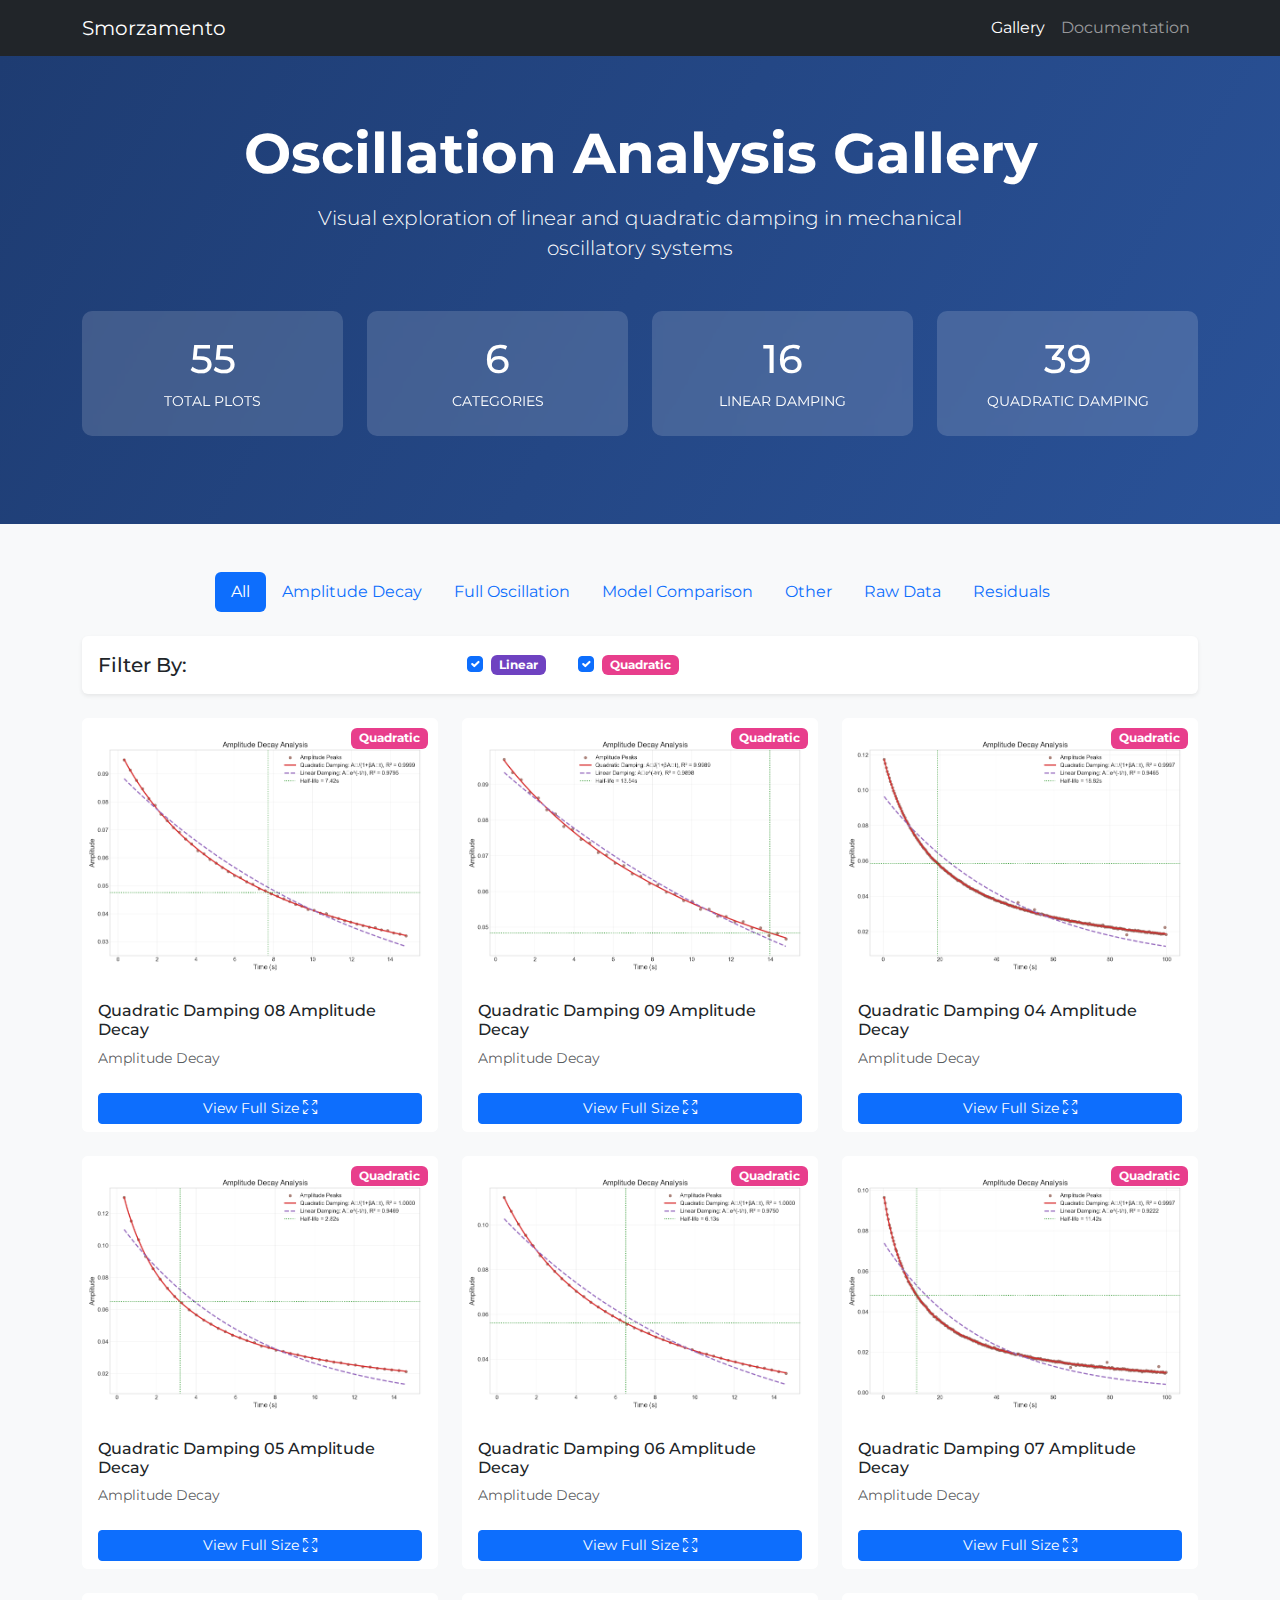
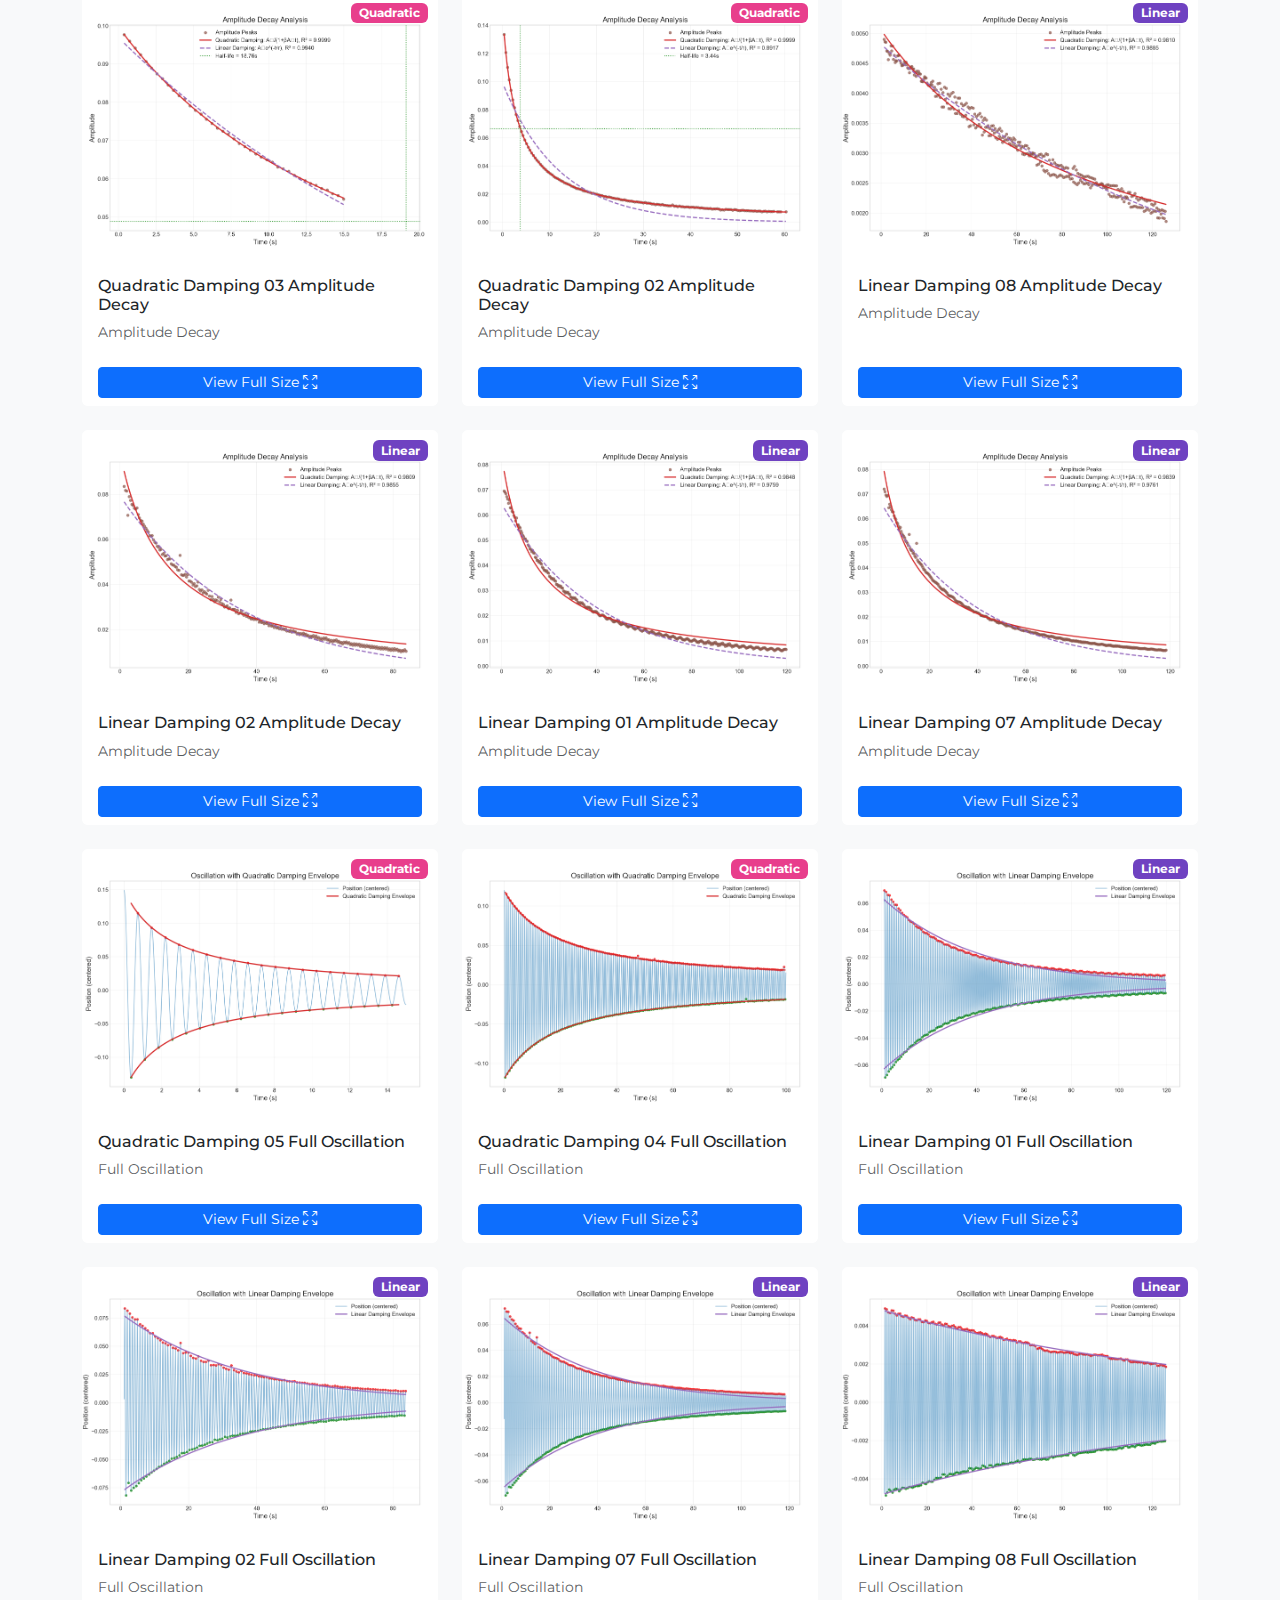
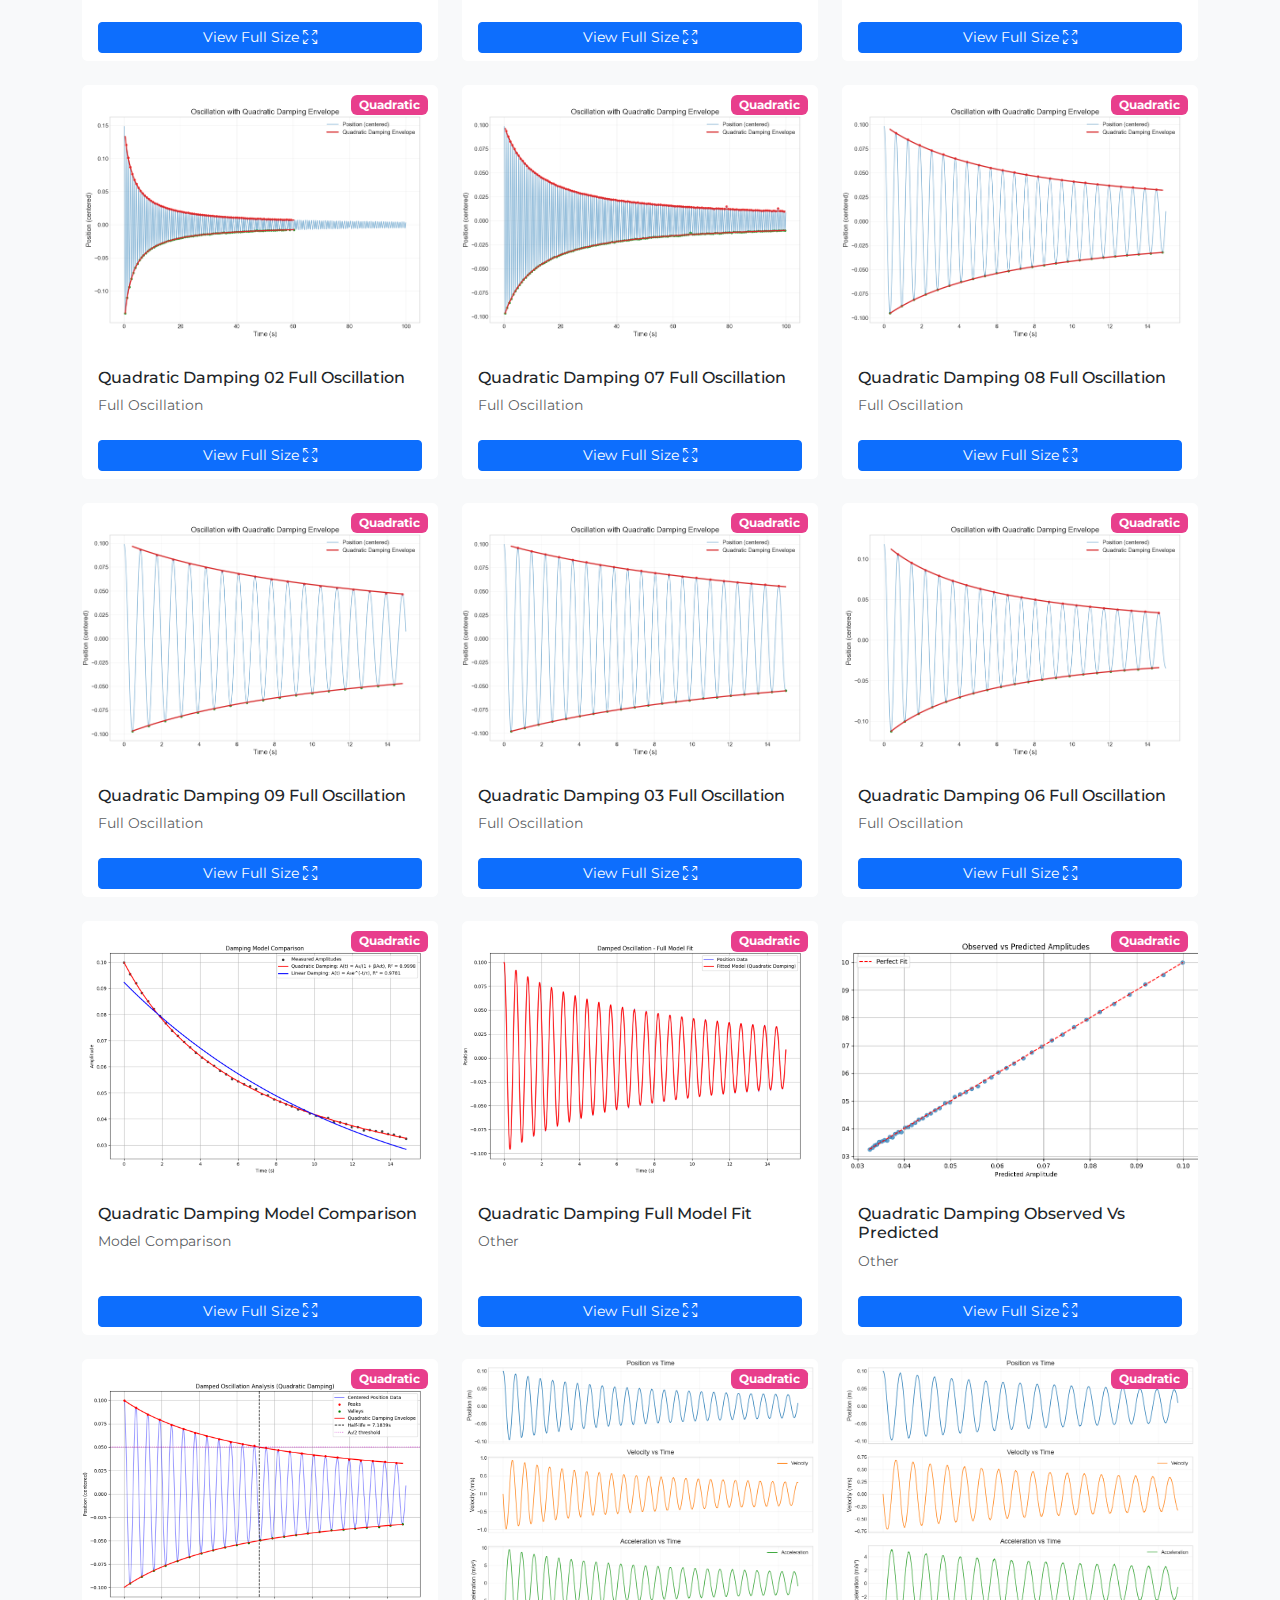
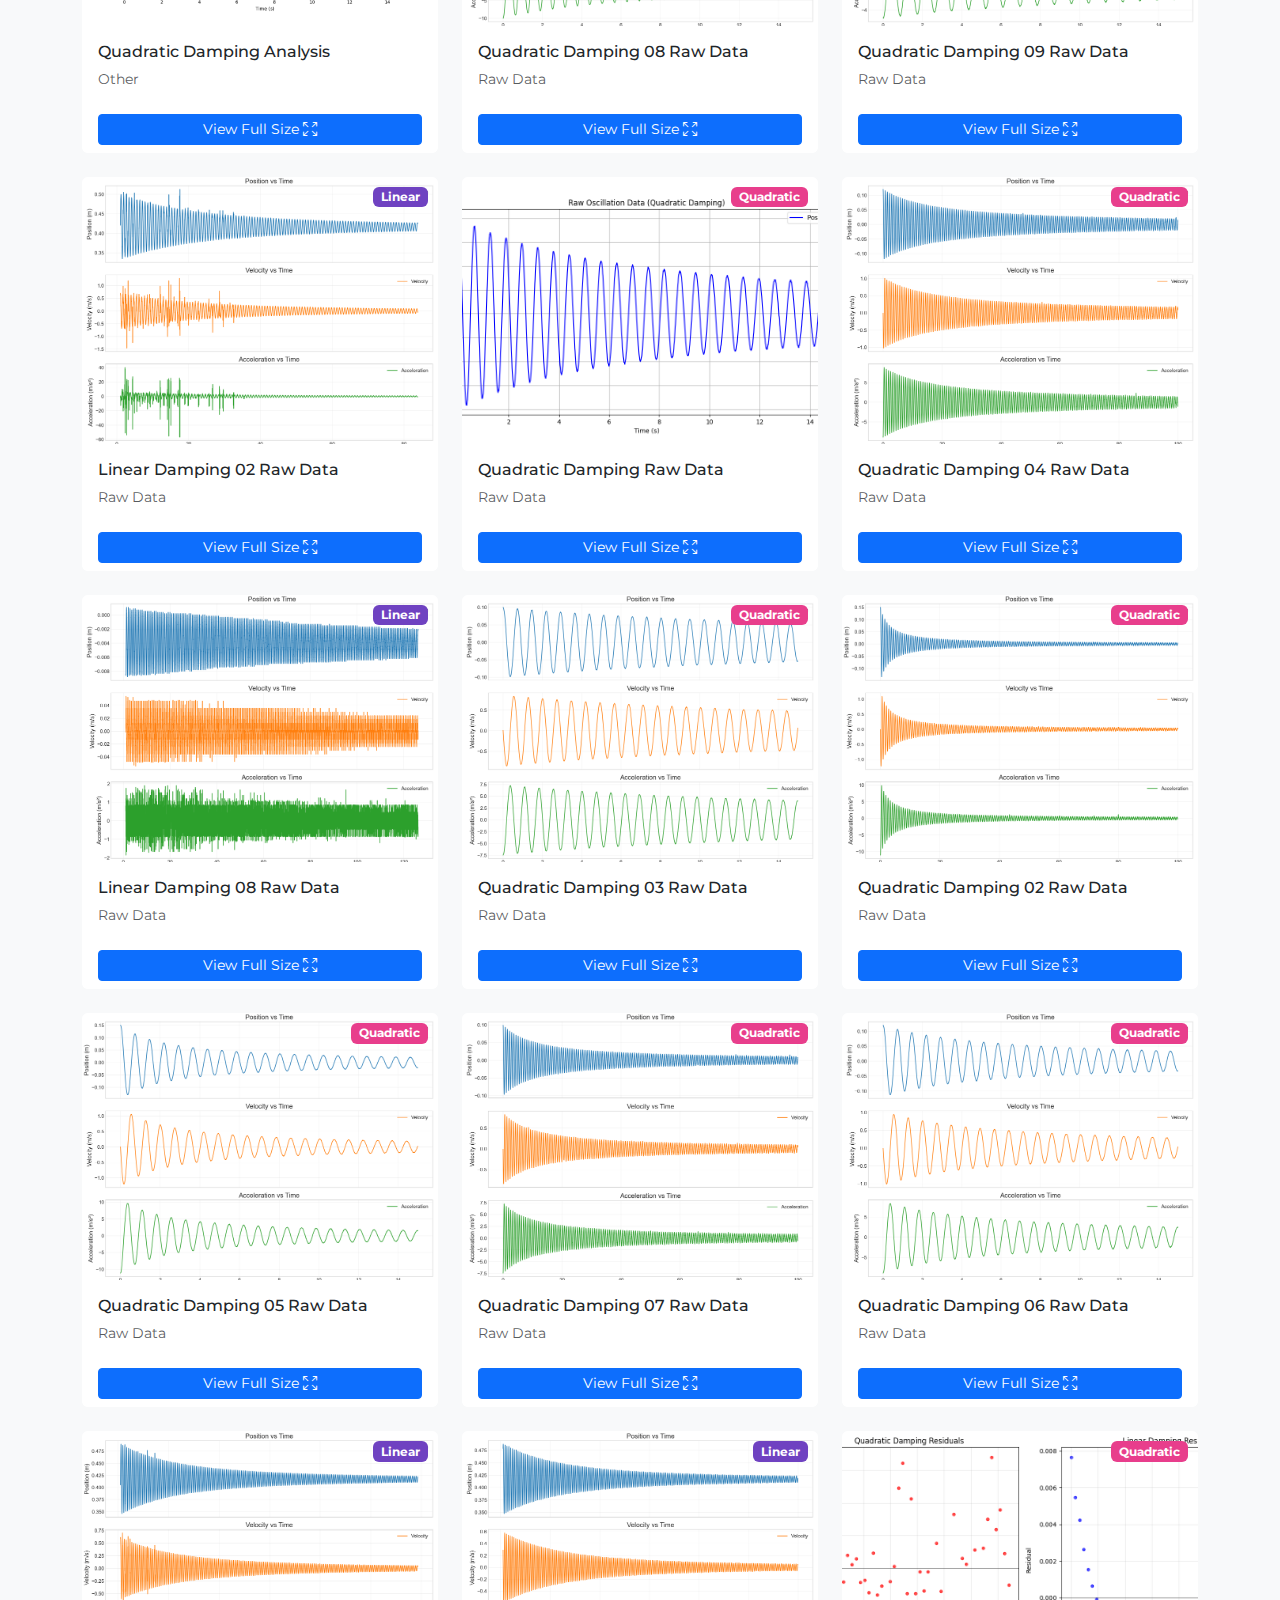
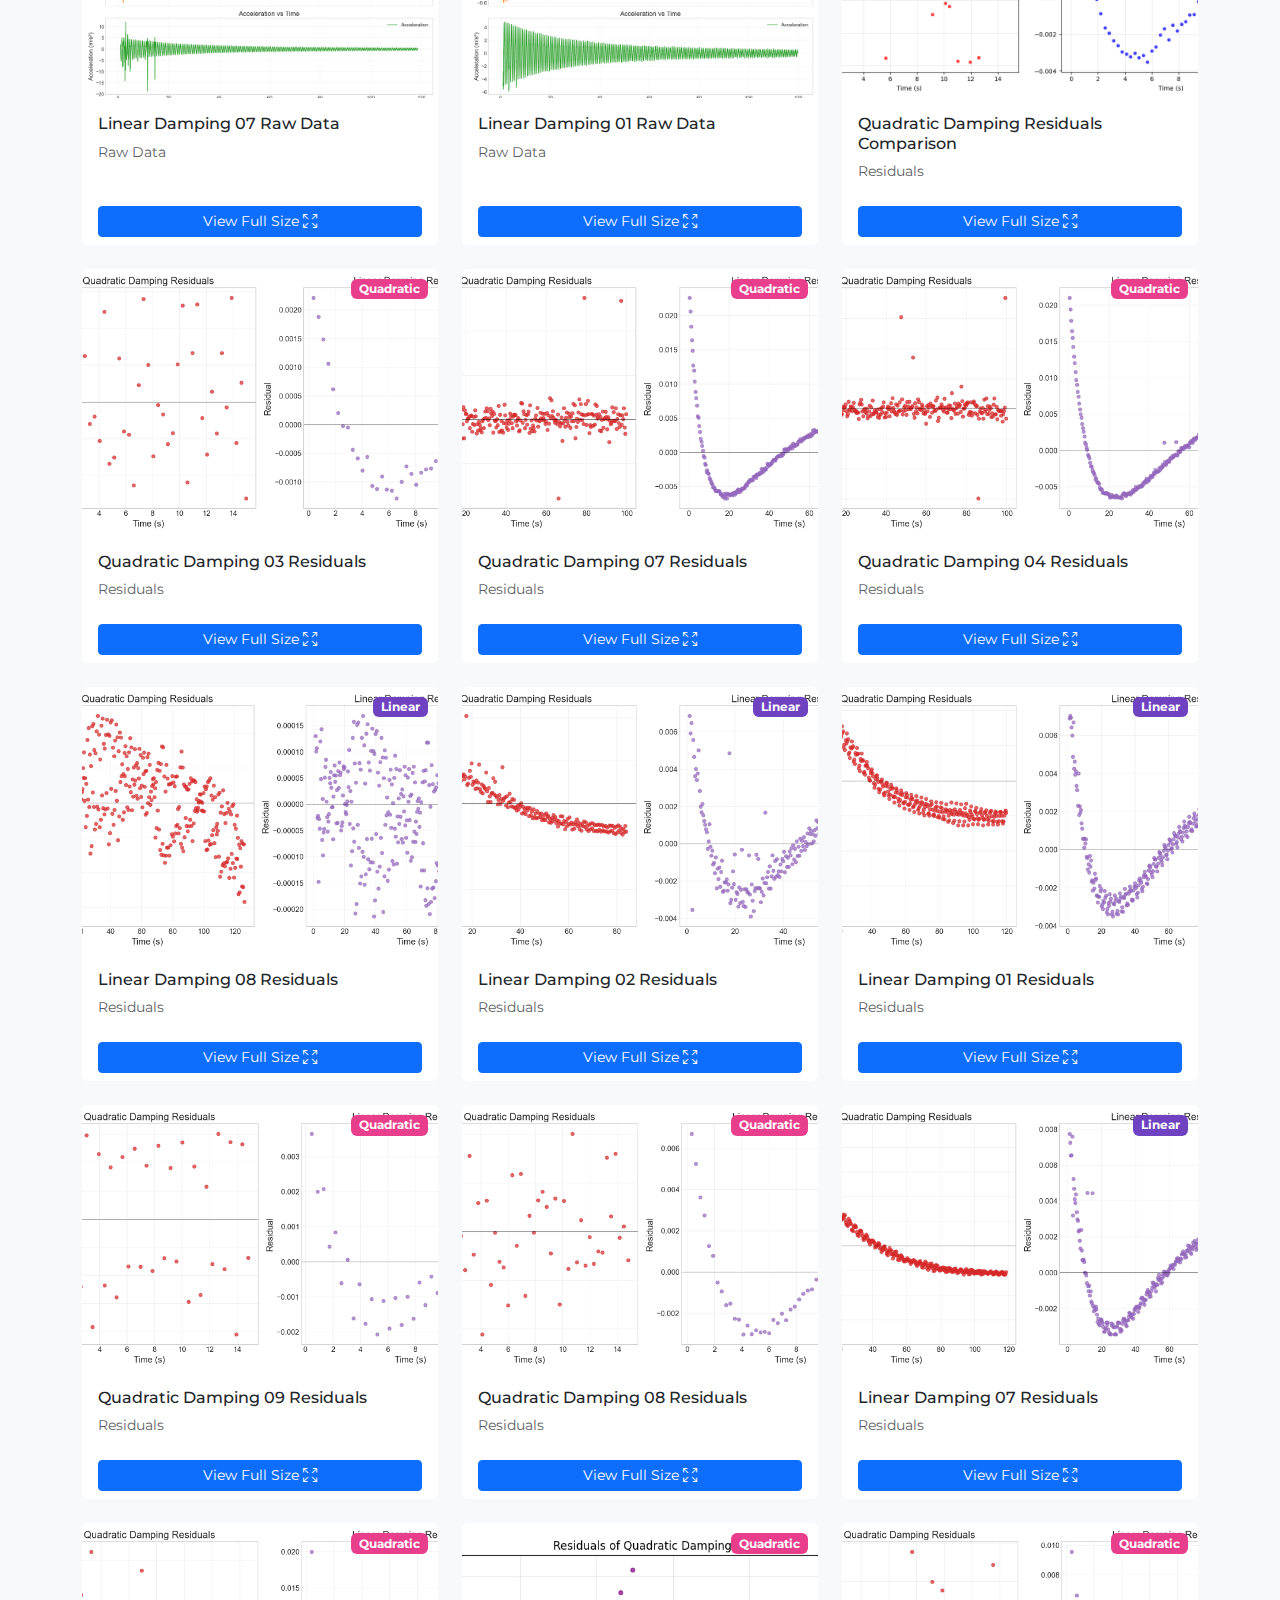
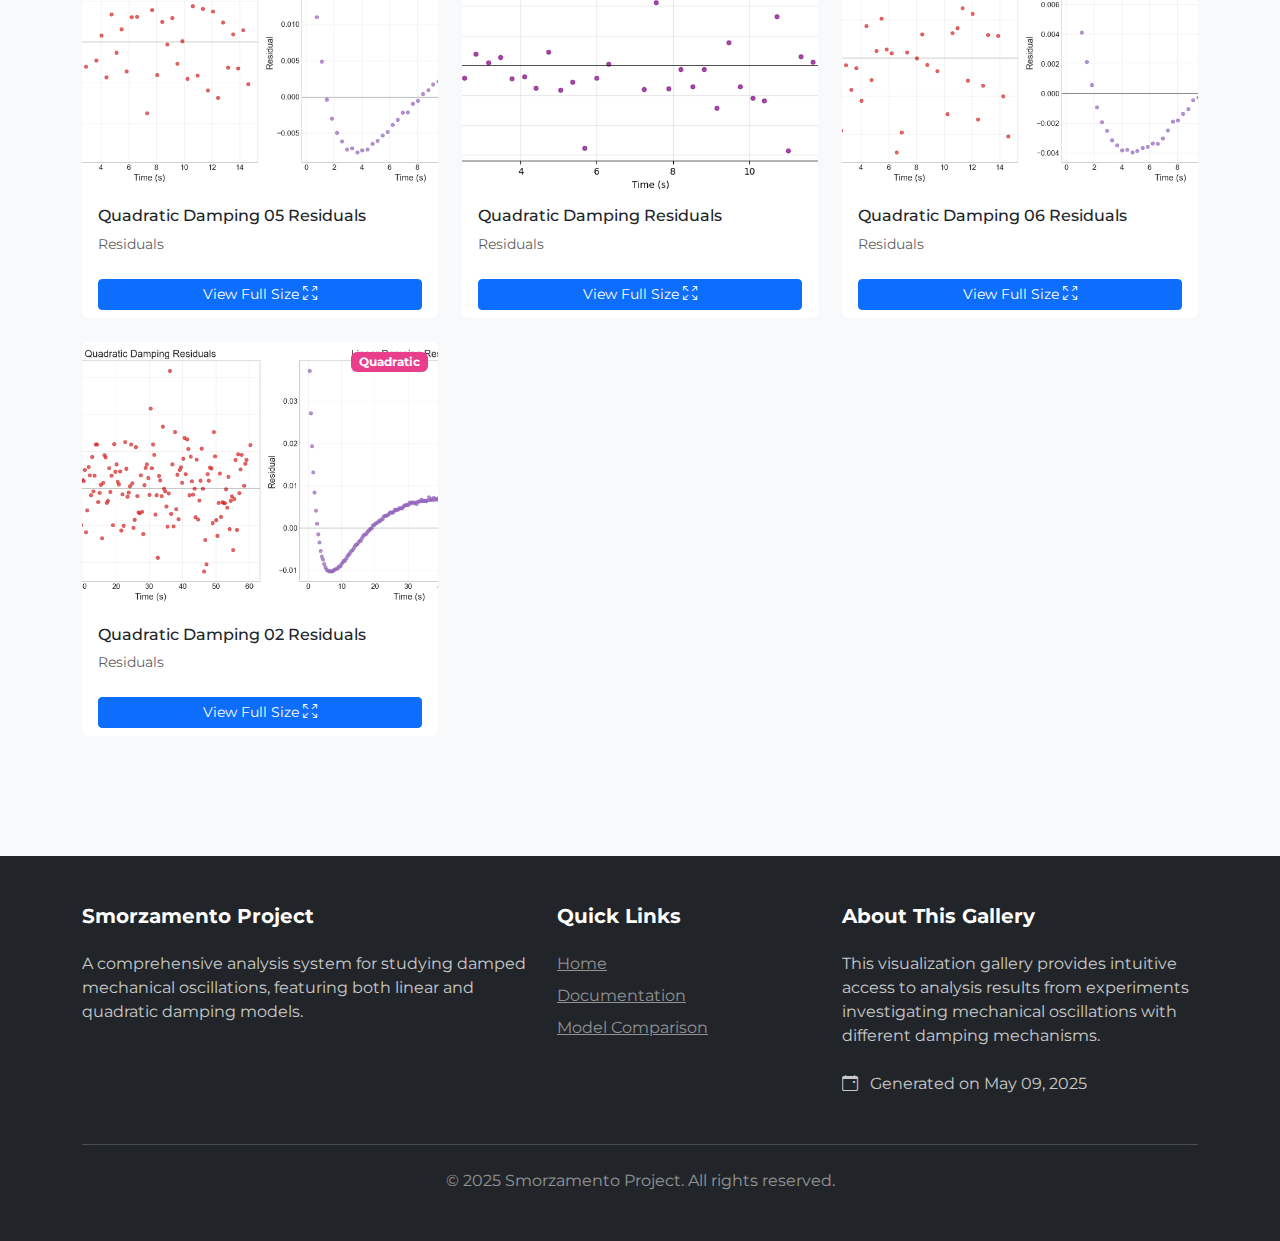
<file: results/gallery/index.html>
<!DOCTYPE html>
<html lang="en">
<head>
    <meta charset="UTF-8">
    <meta name="viewport" content="width=device-width, initial-scale=1.0">
    <title>Damping Analysis Gallery</title>
    <!-- Bootstrap CSS -->
    <link href="https://cdn.jsdelivr.net/npm/bootstrap@5.3.0-alpha1/dist/css/bootstrap.min.css" rel="stylesheet">
    <!-- Bootstrap Icons -->
    <link rel="stylesheet" href="https://cdn.jsdelivr.net/npm/bootstrap-icons@1.10.0/font/bootstrap-icons.css">
    <!-- Google Fonts - Montserrat -->
    <link href="https://fonts.googleapis.com/css2?family=Montserrat:wght@300;400;500;600;700&display=swap" rel="stylesheet">
    <!-- Custom CSS -->
    <link rel="stylesheet" href="css/gallery.css">
</head>
<body>
    <!-- Navbar -->
    <nav class="navbar navbar-expand-lg navbar-dark bg-dark">
        <div class="container">
            <a class="navbar-brand" href="#">Smorzamento</a>
            <button class="navbar-toggler" type="button" data-bs-toggle="collapse" data-bs-target="#navbarNav">
                <span class="navbar-toggler-icon"></span>
            </button>
            <div class="collapse navbar-collapse" id="navbarNav">
                <ul class="navbar-nav ms-auto">
                    <li class="nav-item">
                        <a class="nav-link active" href="#">Gallery</a>
                    </li>
                    <li class="nav-item">
                        <a class="nav-link" href="../../docs/quadratic_vs_linear_damping.md">Documentation</a>
                    </li>
                </ul>
            </div>
        </div>
    </nav>

    <!-- Hero Section -->
    <section class="hero-section">
        <div class="container text-center">
            <h1 class="hero-title display-4 mb-3">Oscillation Analysis Gallery</h1>
            <p class="hero-subtitle lead mx-auto" style="max-width: 700px;">
                Visual exploration of linear and quadratic damping in mechanical oscillatory systems
            </p>
            
            <div class="row justify-content-center mt-5">
                <div class="col-md-3 col-6 mb-4">
                    <div class="stats-card">
                        <div class="h1 mb-2">55</div>
                        <div class="text-uppercase small">Total Plots</div>
                    </div>
                </div>
                <div class="col-md-3 col-6 mb-4">
                    <div class="stats-card">
                        <div class="h1 mb-2">6</div>
                        <div class="text-uppercase small">Categories</div>
                    </div>
                </div>
                <div class="col-md-3 col-6 mb-4">
                    <div class="stats-card">
                        <div class="h1 mb-2">16</div>
                        <div class="text-uppercase small">Linear Damping</div>
                    </div>
                </div>
                <div class="col-md-3 col-6 mb-4">
                    <div class="stats-card">
                        <div class="h1 mb-2">39</div>
                        <div class="text-uppercase small">Quadratic Damping</div>
                    </div>
                </div>
            </div>
        </div>
    </section>

    <!-- Main Content -->
    <section class="py-5">
        <div class="container">
            <!-- Navigation Pills -->
            <div class="d-flex justify-content-center mb-4">
                <ul class="nav nav-pills">
                    <li class="nav-item">
                        <button class="nav-link active" data-bs-toggle="pill" data-bs-target="#all-tab">All</button>
                    </li>
                    <li class="nav-item">
                        <button class="nav-link" data-bs-toggle="pill" data-bs-target="#amplitude_decay-tab">Amplitude Decay</button>
                    </li>
                    <li class="nav-item">
                        <button class="nav-link" data-bs-toggle="pill" data-bs-target="#full_oscillation-tab">Full Oscillation</button>
                    </li>
                    <li class="nav-item">
                        <button class="nav-link" data-bs-toggle="pill" data-bs-target="#model_comparison-tab">Model Comparison</button>
                    </li>
                    <li class="nav-item">
                        <button class="nav-link" data-bs-toggle="pill" data-bs-target="#other-tab">Other</button>
                    </li>
                    <li class="nav-item">
                        <button class="nav-link" data-bs-toggle="pill" data-bs-target="#raw_data-tab">Raw Data</button>
                    </li>
                    <li class="nav-item">
                        <button class="nav-link" data-bs-toggle="pill" data-bs-target="#residuals-tab">Residuals</button>
                    </li>
                </ul>
            </div>
            
            <!-- Filter Bar -->
            <div class="bg-white p-3 rounded shadow-sm mb-4">
                <div class="row align-items-center">
                    <div class="col-md-4">
                        <h5 class="mb-0">Filter By:</h5>
                    </div>
                    <div class="col-md-8">
                        <div class="d-flex gap-3">
                            <div class="form-check form-check-inline">
                                <input class="form-check-input" type="checkbox" id="filterLinear" checked>
                                <label class="form-check-label" for="filterLinear">
                                    <span class="badge linear-badge">Linear</span>
                                </label>
                            </div>
                            <div class="form-check form-check-inline">
                                <input class="form-check-input" type="checkbox" id="filterQuadratic" checked>
                                <label class="form-check-label" for="filterQuadratic">
                                    <span class="badge quadratic-badge">Quadratic</span>
                                </label>
                            </div>
                        </div>
                    </div>
                </div>
            </div>
            
            <!-- Tab Content -->
            <div class="tab-content">
                <!-- All Plots Tab -->
                <div class="tab-pane fade show active" id="all-tab">
                    <div class="row">
                        <div class="col-md-6 col-lg-4 mb-4 plot-item" data-type="quadratic">
                            <div class="card plot-card h-100">
                                <div class="plot-img-container">
                                    <img src="../plots/amplitude_decay/quadratic_damping_08_amplitude_decay.png" class="plot-img" alt="Quadratic Damping 08 Amplitude Decay">
                                    <span class="badge plot-badge quadratic-badge">Quadratic</span>
                                </div>
                                <div class="card-body">
                                    <h5 class="card-title fs-6">Quadratic Damping 08 Amplitude Decay</h5>
                                    <p class="card-text small text-muted">Amplitude Decay</p>
                                </div>
                                <div class="card-footer bg-white border-top-0">
                                    <a href="../plots/amplitude_decay/quadratic_damping_08_amplitude_decay.png" class="btn btn-sm btn-primary w-100" target="_blank">
                                        View Full Size <i class="bi bi-arrows-fullscreen"></i>
                                    </a>
                                </div>
                            </div>
                        </div>
                        <div class="col-md-6 col-lg-4 mb-4 plot-item" data-type="quadratic">
                            <div class="card plot-card h-100">
                                <div class="plot-img-container">
                                    <img src="../plots/amplitude_decay/quadratic_damping_09_amplitude_decay.png" class="plot-img" alt="Quadratic Damping 09 Amplitude Decay">
                                    <span class="badge plot-badge quadratic-badge">Quadratic</span>
                                </div>
                                <div class="card-body">
                                    <h5 class="card-title fs-6">Quadratic Damping 09 Amplitude Decay</h5>
                                    <p class="card-text small text-muted">Amplitude Decay</p>
                                </div>
                                <div class="card-footer bg-white border-top-0">
                                    <a href="../plots/amplitude_decay/quadratic_damping_09_amplitude_decay.png" class="btn btn-sm btn-primary w-100" target="_blank">
                                        View Full Size <i class="bi bi-arrows-fullscreen"></i>
                                    </a>
                                </div>
                            </div>
                        </div>
                        <div class="col-md-6 col-lg-4 mb-4 plot-item" data-type="quadratic">
                            <div class="card plot-card h-100">
                                <div class="plot-img-container">
                                    <img src="../plots/amplitude_decay/quadratic_damping_04_amplitude_decay.png" class="plot-img" alt="Quadratic Damping 04 Amplitude Decay">
                                    <span class="badge plot-badge quadratic-badge">Quadratic</span>
                                </div>
                                <div class="card-body">
                                    <h5 class="card-title fs-6">Quadratic Damping 04 Amplitude Decay</h5>
                                    <p class="card-text small text-muted">Amplitude Decay</p>
                                </div>
                                <div class="card-footer bg-white border-top-0">
                                    <a href="../plots/amplitude_decay/quadratic_damping_04_amplitude_decay.png" class="btn btn-sm btn-primary w-100" target="_blank">
                                        View Full Size <i class="bi bi-arrows-fullscreen"></i>
                                    </a>
                                </div>
                            </div>
                        </div>
                        <div class="col-md-6 col-lg-4 mb-4 plot-item" data-type="quadratic">
                            <div class="card plot-card h-100">
                                <div class="plot-img-container">
                                    <img src="../plots/amplitude_decay/quadratic_damping_05_amplitude_decay.png" class="plot-img" alt="Quadratic Damping 05 Amplitude Decay">
                                    <span class="badge plot-badge quadratic-badge">Quadratic</span>
                                </div>
                                <div class="card-body">
                                    <h5 class="card-title fs-6">Quadratic Damping 05 Amplitude Decay</h5>
                                    <p class="card-text small text-muted">Amplitude Decay</p>
                                </div>
                                <div class="card-footer bg-white border-top-0">
                                    <a href="../plots/amplitude_decay/quadratic_damping_05_amplitude_decay.png" class="btn btn-sm btn-primary w-100" target="_blank">
                                        View Full Size <i class="bi bi-arrows-fullscreen"></i>
                                    </a>
                                </div>
                            </div>
                        </div>
                        <div class="col-md-6 col-lg-4 mb-4 plot-item" data-type="quadratic">
                            <div class="card plot-card h-100">
                                <div class="plot-img-container">
                                    <img src="../plots/amplitude_decay/quadratic_damping_06_amplitude_decay.png" class="plot-img" alt="Quadratic Damping 06 Amplitude Decay">
                                    <span class="badge plot-badge quadratic-badge">Quadratic</span>
                                </div>
                                <div class="card-body">
                                    <h5 class="card-title fs-6">Quadratic Damping 06 Amplitude Decay</h5>
                                    <p class="card-text small text-muted">Amplitude Decay</p>
                                </div>
                                <div class="card-footer bg-white border-top-0">
                                    <a href="../plots/amplitude_decay/quadratic_damping_06_amplitude_decay.png" class="btn btn-sm btn-primary w-100" target="_blank">
                                        View Full Size <i class="bi bi-arrows-fullscreen"></i>
                                    </a>
                                </div>
                            </div>
                        </div>
                        <div class="col-md-6 col-lg-4 mb-4 plot-item" data-type="quadratic">
                            <div class="card plot-card h-100">
                                <div class="plot-img-container">
                                    <img src="../plots/amplitude_decay/quadratic_damping_07_amplitude_decay.png" class="plot-img" alt="Quadratic Damping 07 Amplitude Decay">
                                    <span class="badge plot-badge quadratic-badge">Quadratic</span>
                                </div>
                                <div class="card-body">
                                    <h5 class="card-title fs-6">Quadratic Damping 07 Amplitude Decay</h5>
                                    <p class="card-text small text-muted">Amplitude Decay</p>
                                </div>
                                <div class="card-footer bg-white border-top-0">
                                    <a href="../plots/amplitude_decay/quadratic_damping_07_amplitude_decay.png" class="btn btn-sm btn-primary w-100" target="_blank">
                                        View Full Size <i class="bi bi-arrows-fullscreen"></i>
                                    </a>
                                </div>
                            </div>
                        </div>
                        <div class="col-md-6 col-lg-4 mb-4 plot-item" data-type="quadratic">
                            <div class="card plot-card h-100">
                                <div class="plot-img-container">
                                    <img src="../plots/amplitude_decay/quadratic_damping_03_amplitude_decay.png" class="plot-img" alt="Quadratic Damping 03 Amplitude Decay">
                                    <span class="badge plot-badge quadratic-badge">Quadratic</span>
                                </div>
                                <div class="card-body">
                                    <h5 class="card-title fs-6">Quadratic Damping 03 Amplitude Decay</h5>
                                    <p class="card-text small text-muted">Amplitude Decay</p>
                                </div>
                                <div class="card-footer bg-white border-top-0">
                                    <a href="../plots/amplitude_decay/quadratic_damping_03_amplitude_decay.png" class="btn btn-sm btn-primary w-100" target="_blank">
                                        View Full Size <i class="bi bi-arrows-fullscreen"></i>
                                    </a>
                                </div>
                            </div>
                        </div>
                        <div class="col-md-6 col-lg-4 mb-4 plot-item" data-type="quadratic">
                            <div class="card plot-card h-100">
                                <div class="plot-img-container">
                                    <img src="../plots/amplitude_decay/quadratic_damping_02_amplitude_decay.png" class="plot-img" alt="Quadratic Damping 02 Amplitude Decay">
                                    <span class="badge plot-badge quadratic-badge">Quadratic</span>
                                </div>
                                <div class="card-body">
                                    <h5 class="card-title fs-6">Quadratic Damping 02 Amplitude Decay</h5>
                                    <p class="card-text small text-muted">Amplitude Decay</p>
                                </div>
                                <div class="card-footer bg-white border-top-0">
                                    <a href="../plots/amplitude_decay/quadratic_damping_02_amplitude_decay.png" class="btn btn-sm btn-primary w-100" target="_blank">
                                        View Full Size <i class="bi bi-arrows-fullscreen"></i>
                                    </a>
                                </div>
                            </div>
                        </div>
                        <div class="col-md-6 col-lg-4 mb-4 plot-item" data-type="linear">
                            <div class="card plot-card h-100">
                                <div class="plot-img-container">
                                    <img src="../plots/amplitude_decay/linear_damping_08_amplitude_decay.png" class="plot-img" alt="Linear Damping 08 Amplitude Decay">
                                    <span class="badge plot-badge linear-badge">Linear</span>
                                </div>
                                <div class="card-body">
                                    <h5 class="card-title fs-6">Linear Damping 08 Amplitude Decay</h5>
                                    <p class="card-text small text-muted">Amplitude Decay</p>
                                </div>
                                <div class="card-footer bg-white border-top-0">
                                    <a href="../plots/amplitude_decay/linear_damping_08_amplitude_decay.png" class="btn btn-sm btn-primary w-100" target="_blank">
                                        View Full Size <i class="bi bi-arrows-fullscreen"></i>
                                    </a>
                                </div>
                            </div>
                        </div>
                        <div class="col-md-6 col-lg-4 mb-4 plot-item" data-type="linear">
                            <div class="card plot-card h-100">
                                <div class="plot-img-container">
                                    <img src="../plots/amplitude_decay/linear_damping_02_amplitude_decay.png" class="plot-img" alt="Linear Damping 02 Amplitude Decay">
                                    <span class="badge plot-badge linear-badge">Linear</span>
                                </div>
                                <div class="card-body">
                                    <h5 class="card-title fs-6">Linear Damping 02 Amplitude Decay</h5>
                                    <p class="card-text small text-muted">Amplitude Decay</p>
                                </div>
                                <div class="card-footer bg-white border-top-0">
                                    <a href="../plots/amplitude_decay/linear_damping_02_amplitude_decay.png" class="btn btn-sm btn-primary w-100" target="_blank">
                                        View Full Size <i class="bi bi-arrows-fullscreen"></i>
                                    </a>
                                </div>
                            </div>
                        </div>
                        <div class="col-md-6 col-lg-4 mb-4 plot-item" data-type="linear">
                            <div class="card plot-card h-100">
                                <div class="plot-img-container">
                                    <img src="../plots/amplitude_decay/linear_damping_01_amplitude_decay.png" class="plot-img" alt="Linear Damping 01 Amplitude Decay">
                                    <span class="badge plot-badge linear-badge">Linear</span>
                                </div>
                                <div class="card-body">
                                    <h5 class="card-title fs-6">Linear Damping 01 Amplitude Decay</h5>
                                    <p class="card-text small text-muted">Amplitude Decay</p>
                                </div>
                                <div class="card-footer bg-white border-top-0">
                                    <a href="../plots/amplitude_decay/linear_damping_01_amplitude_decay.png" class="btn btn-sm btn-primary w-100" target="_blank">
                                        View Full Size <i class="bi bi-arrows-fullscreen"></i>
                                    </a>
                                </div>
                            </div>
                        </div>
                        <div class="col-md-6 col-lg-4 mb-4 plot-item" data-type="linear">
                            <div class="card plot-card h-100">
                                <div class="plot-img-container">
                                    <img src="../plots/amplitude_decay/linear_damping_07_amplitude_decay.png" class="plot-img" alt="Linear Damping 07 Amplitude Decay">
                                    <span class="badge plot-badge linear-badge">Linear</span>
                                </div>
                                <div class="card-body">
                                    <h5 class="card-title fs-6">Linear Damping 07 Amplitude Decay</h5>
                                    <p class="card-text small text-muted">Amplitude Decay</p>
                                </div>
                                <div class="card-footer bg-white border-top-0">
                                    <a href="../plots/amplitude_decay/linear_damping_07_amplitude_decay.png" class="btn btn-sm btn-primary w-100" target="_blank">
                                        View Full Size <i class="bi bi-arrows-fullscreen"></i>
                                    </a>
                                </div>
                            </div>
                        </div>
                        <div class="col-md-6 col-lg-4 mb-4 plot-item" data-type="quadratic">
                            <div class="card plot-card h-100">
                                <div class="plot-img-container">
                                    <img src="../plots/full_oscillation/quadratic_damping_05_full_oscillation.png" class="plot-img" alt="Quadratic Damping 05 Full Oscillation">
                                    <span class="badge plot-badge quadratic-badge">Quadratic</span>
                                </div>
                                <div class="card-body">
                                    <h5 class="card-title fs-6">Quadratic Damping 05 Full Oscillation</h5>
                                    <p class="card-text small text-muted">Full Oscillation</p>
                                </div>
                                <div class="card-footer bg-white border-top-0">
                                    <a href="../plots/full_oscillation/quadratic_damping_05_full_oscillation.png" class="btn btn-sm btn-primary w-100" target="_blank">
                                        View Full Size <i class="bi bi-arrows-fullscreen"></i>
                                    </a>
                                </div>
                            </div>
                        </div>
                        <div class="col-md-6 col-lg-4 mb-4 plot-item" data-type="quadratic">
                            <div class="card plot-card h-100">
                                <div class="plot-img-container">
                                    <img src="../plots/full_oscillation/quadratic_damping_04_full_oscillation.png" class="plot-img" alt="Quadratic Damping 04 Full Oscillation">
                                    <span class="badge plot-badge quadratic-badge">Quadratic</span>
                                </div>
                                <div class="card-body">
                                    <h5 class="card-title fs-6">Quadratic Damping 04 Full Oscillation</h5>
                                    <p class="card-text small text-muted">Full Oscillation</p>
                                </div>
                                <div class="card-footer bg-white border-top-0">
                                    <a href="../plots/full_oscillation/quadratic_damping_04_full_oscillation.png" class="btn btn-sm btn-primary w-100" target="_blank">
                                        View Full Size <i class="bi bi-arrows-fullscreen"></i>
                                    </a>
                                </div>
                            </div>
                        </div>
                        <div class="col-md-6 col-lg-4 mb-4 plot-item" data-type="linear">
                            <div class="card plot-card h-100">
                                <div class="plot-img-container">
                                    <img src="../plots/full_oscillation/linear_damping_01_full_oscillation.png" class="plot-img" alt="Linear Damping 01 Full Oscillation">
                                    <span class="badge plot-badge linear-badge">Linear</span>
                                </div>
                                <div class="card-body">
                                    <h5 class="card-title fs-6">Linear Damping 01 Full Oscillation</h5>
                                    <p class="card-text small text-muted">Full Oscillation</p>
                                </div>
                                <div class="card-footer bg-white border-top-0">
                                    <a href="../plots/full_oscillation/linear_damping_01_full_oscillation.png" class="btn btn-sm btn-primary w-100" target="_blank">
                                        View Full Size <i class="bi bi-arrows-fullscreen"></i>
                                    </a>
                                </div>
                            </div>
                        </div>
                        <div class="col-md-6 col-lg-4 mb-4 plot-item" data-type="linear">
                            <div class="card plot-card h-100">
                                <div class="plot-img-container">
                                    <img src="../plots/full_oscillation/linear_damping_02_full_oscillation.png" class="plot-img" alt="Linear Damping 02 Full Oscillation">
                                    <span class="badge plot-badge linear-badge">Linear</span>
                                </div>
                                <div class="card-body">
                                    <h5 class="card-title fs-6">Linear Damping 02 Full Oscillation</h5>
                                    <p class="card-text small text-muted">Full Oscillation</p>
                                </div>
                                <div class="card-footer bg-white border-top-0">
                                    <a href="../plots/full_oscillation/linear_damping_02_full_oscillation.png" class="btn btn-sm btn-primary w-100" target="_blank">
                                        View Full Size <i class="bi bi-arrows-fullscreen"></i>
                                    </a>
                                </div>
                            </div>
                        </div>
                        <div class="col-md-6 col-lg-4 mb-4 plot-item" data-type="linear">
                            <div class="card plot-card h-100">
                                <div class="plot-img-container">
                                    <img src="../plots/full_oscillation/linear_damping_07_full_oscillation.png" class="plot-img" alt="Linear Damping 07 Full Oscillation">
                                    <span class="badge plot-badge linear-badge">Linear</span>
                                </div>
                                <div class="card-body">
                                    <h5 class="card-title fs-6">Linear Damping 07 Full Oscillation</h5>
                                    <p class="card-text small text-muted">Full Oscillation</p>
                                </div>
                                <div class="card-footer bg-white border-top-0">
                                    <a href="../plots/full_oscillation/linear_damping_07_full_oscillation.png" class="btn btn-sm btn-primary w-100" target="_blank">
                                        View Full Size <i class="bi bi-arrows-fullscreen"></i>
                                    </a>
                                </div>
                            </div>
                        </div>
                        <div class="col-md-6 col-lg-4 mb-4 plot-item" data-type="linear">
                            <div class="card plot-card h-100">
                                <div class="plot-img-container">
                                    <img src="../plots/full_oscillation/linear_damping_08_full_oscillation.png" class="plot-img" alt="Linear Damping 08 Full Oscillation">
                                    <span class="badge plot-badge linear-badge">Linear</span>
                                </div>
                                <div class="card-body">
                                    <h5 class="card-title fs-6">Linear Damping 08 Full Oscillation</h5>
                                    <p class="card-text small text-muted">Full Oscillation</p>
                                </div>
                                <div class="card-footer bg-white border-top-0">
                                    <a href="../plots/full_oscillation/linear_damping_08_full_oscillation.png" class="btn btn-sm btn-primary w-100" target="_blank">
                                        View Full Size <i class="bi bi-arrows-fullscreen"></i>
                                    </a>
                                </div>
                            </div>
                        </div>
                        <div class="col-md-6 col-lg-4 mb-4 plot-item" data-type="quadratic">
                            <div class="card plot-card h-100">
                                <div class="plot-img-container">
                                    <img src="../plots/full_oscillation/quadratic_damping_02_full_oscillation.png" class="plot-img" alt="Quadratic Damping 02 Full Oscillation">
                                    <span class="badge plot-badge quadratic-badge">Quadratic</span>
                                </div>
                                <div class="card-body">
                                    <h5 class="card-title fs-6">Quadratic Damping 02 Full Oscillation</h5>
                                    <p class="card-text small text-muted">Full Oscillation</p>
                                </div>
                                <div class="card-footer bg-white border-top-0">
                                    <a href="../plots/full_oscillation/quadratic_damping_02_full_oscillation.png" class="btn btn-sm btn-primary w-100" target="_blank">
                                        View Full Size <i class="bi bi-arrows-fullscreen"></i>
                                    </a>
                                </div>
                            </div>
                        </div>
                        <div class="col-md-6 col-lg-4 mb-4 plot-item" data-type="quadratic">
                            <div class="card plot-card h-100">
                                <div class="plot-img-container">
                                    <img src="../plots/full_oscillation/quadratic_damping_07_full_oscillation.png" class="plot-img" alt="Quadratic Damping 07 Full Oscillation">
                                    <span class="badge plot-badge quadratic-badge">Quadratic</span>
                                </div>
                                <div class="card-body">
                                    <h5 class="card-title fs-6">Quadratic Damping 07 Full Oscillation</h5>
                                    <p class="card-text small text-muted">Full Oscillation</p>
                                </div>
                                <div class="card-footer bg-white border-top-0">
                                    <a href="../plots/full_oscillation/quadratic_damping_07_full_oscillation.png" class="btn btn-sm btn-primary w-100" target="_blank">
                                        View Full Size <i class="bi bi-arrows-fullscreen"></i>
                                    </a>
                                </div>
                            </div>
                        </div>
                        <div class="col-md-6 col-lg-4 mb-4 plot-item" data-type="quadratic">
                            <div class="card plot-card h-100">
                                <div class="plot-img-container">
                                    <img src="../plots/full_oscillation/quadratic_damping_08_full_oscillation.png" class="plot-img" alt="Quadratic Damping 08 Full Oscillation">
                                    <span class="badge plot-badge quadratic-badge">Quadratic</span>
                                </div>
                                <div class="card-body">
                                    <h5 class="card-title fs-6">Quadratic Damping 08 Full Oscillation</h5>
                                    <p class="card-text small text-muted">Full Oscillation</p>
                                </div>
                                <div class="card-footer bg-white border-top-0">
                                    <a href="../plots/full_oscillation/quadratic_damping_08_full_oscillation.png" class="btn btn-sm btn-primary w-100" target="_blank">
                                        View Full Size <i class="bi bi-arrows-fullscreen"></i>
                                    </a>
                                </div>
                            </div>
                        </div>
                        <div class="col-md-6 col-lg-4 mb-4 plot-item" data-type="quadratic">
                            <div class="card plot-card h-100">
                                <div class="plot-img-container">
                                    <img src="../plots/full_oscillation/quadratic_damping_09_full_oscillation.png" class="plot-img" alt="Quadratic Damping 09 Full Oscillation">
                                    <span class="badge plot-badge quadratic-badge">Quadratic</span>
                                </div>
                                <div class="card-body">
                                    <h5 class="card-title fs-6">Quadratic Damping 09 Full Oscillation</h5>
                                    <p class="card-text small text-muted">Full Oscillation</p>
                                </div>
                                <div class="card-footer bg-white border-top-0">
                                    <a href="../plots/full_oscillation/quadratic_damping_09_full_oscillation.png" class="btn btn-sm btn-primary w-100" target="_blank">
                                        View Full Size <i class="bi bi-arrows-fullscreen"></i>
                                    </a>
                                </div>
                            </div>
                        </div>
                        <div class="col-md-6 col-lg-4 mb-4 plot-item" data-type="quadratic">
                            <div class="card plot-card h-100">
                                <div class="plot-img-container">
                                    <img src="../plots/full_oscillation/quadratic_damping_03_full_oscillation.png" class="plot-img" alt="Quadratic Damping 03 Full Oscillation">
                                    <span class="badge plot-badge quadratic-badge">Quadratic</span>
                                </div>
                                <div class="card-body">
                                    <h5 class="card-title fs-6">Quadratic Damping 03 Full Oscillation</h5>
                                    <p class="card-text small text-muted">Full Oscillation</p>
                                </div>
                                <div class="card-footer bg-white border-top-0">
                                    <a href="../plots/full_oscillation/quadratic_damping_03_full_oscillation.png" class="btn btn-sm btn-primary w-100" target="_blank">
                                        View Full Size <i class="bi bi-arrows-fullscreen"></i>
                                    </a>
                                </div>
                            </div>
                        </div>
                        <div class="col-md-6 col-lg-4 mb-4 plot-item" data-type="quadratic">
                            <div class="card plot-card h-100">
                                <div class="plot-img-container">
                                    <img src="../plots/full_oscillation/quadratic_damping_06_full_oscillation.png" class="plot-img" alt="Quadratic Damping 06 Full Oscillation">
                                    <span class="badge plot-badge quadratic-badge">Quadratic</span>
                                </div>
                                <div class="card-body">
                                    <h5 class="card-title fs-6">Quadratic Damping 06 Full Oscillation</h5>
                                    <p class="card-text small text-muted">Full Oscillation</p>
                                </div>
                                <div class="card-footer bg-white border-top-0">
                                    <a href="../plots/full_oscillation/quadratic_damping_06_full_oscillation.png" class="btn btn-sm btn-primary w-100" target="_blank">
                                        View Full Size <i class="bi bi-arrows-fullscreen"></i>
                                    </a>
                                </div>
                            </div>
                        </div>
                        <div class="col-md-6 col-lg-4 mb-4 plot-item" data-type="quadratic">
                            <div class="card plot-card h-100">
                                <div class="plot-img-container">
                                    <img src="../plots/model_comparison/quadratic_damping_model_comparison.png" class="plot-img" alt="Quadratic Damping Model Comparison">
                                    <span class="badge plot-badge quadratic-badge">Quadratic</span>
                                </div>
                                <div class="card-body">
                                    <h5 class="card-title fs-6">Quadratic Damping Model Comparison</h5>
                                    <p class="card-text small text-muted">Model Comparison</p>
                                </div>
                                <div class="card-footer bg-white border-top-0">
                                    <a href="../plots/model_comparison/quadratic_damping_model_comparison.png" class="btn btn-sm btn-primary w-100" target="_blank">
                                        View Full Size <i class="bi bi-arrows-fullscreen"></i>
                                    </a>
                                </div>
                            </div>
                        </div>
                        <div class="col-md-6 col-lg-4 mb-4 plot-item" data-type="quadratic">
                            <div class="card plot-card h-100">
                                <div class="plot-img-container">
                                    <img src="../plots/other/quadratic_damping_full_model_fit.png" class="plot-img" alt="Quadratic Damping Full Model Fit">
                                    <span class="badge plot-badge quadratic-badge">Quadratic</span>
                                </div>
                                <div class="card-body">
                                    <h5 class="card-title fs-6">Quadratic Damping Full Model Fit</h5>
                                    <p class="card-text small text-muted">Other</p>
                                </div>
                                <div class="card-footer bg-white border-top-0">
                                    <a href="../plots/other/quadratic_damping_full_model_fit.png" class="btn btn-sm btn-primary w-100" target="_blank">
                                        View Full Size <i class="bi bi-arrows-fullscreen"></i>
                                    </a>
                                </div>
                            </div>
                        </div>
                        <div class="col-md-6 col-lg-4 mb-4 plot-item" data-type="quadratic">
                            <div class="card plot-card h-100">
                                <div class="plot-img-container">
                                    <img src="../plots/other/quadratic_damping_observed_vs_predicted.png" class="plot-img" alt="Quadratic Damping Observed Vs Predicted">
                                    <span class="badge plot-badge quadratic-badge">Quadratic</span>
                                </div>
                                <div class="card-body">
                                    <h5 class="card-title fs-6">Quadratic Damping Observed Vs Predicted</h5>
                                    <p class="card-text small text-muted">Other</p>
                                </div>
                                <div class="card-footer bg-white border-top-0">
                                    <a href="../plots/other/quadratic_damping_observed_vs_predicted.png" class="btn btn-sm btn-primary w-100" target="_blank">
                                        View Full Size <i class="bi bi-arrows-fullscreen"></i>
                                    </a>
                                </div>
                            </div>
                        </div>
                        <div class="col-md-6 col-lg-4 mb-4 plot-item" data-type="quadratic">
                            <div class="card plot-card h-100">
                                <div class="plot-img-container">
                                    <img src="../plots/other/quadratic_damping_analysis.png" class="plot-img" alt="Quadratic Damping Analysis">
                                    <span class="badge plot-badge quadratic-badge">Quadratic</span>
                                </div>
                                <div class="card-body">
                                    <h5 class="card-title fs-6">Quadratic Damping Analysis</h5>
                                    <p class="card-text small text-muted">Other</p>
                                </div>
                                <div class="card-footer bg-white border-top-0">
                                    <a href="../plots/other/quadratic_damping_analysis.png" class="btn btn-sm btn-primary w-100" target="_blank">
                                        View Full Size <i class="bi bi-arrows-fullscreen"></i>
                                    </a>
                                </div>
                            </div>
                        </div>
                        <div class="col-md-6 col-lg-4 mb-4 plot-item" data-type="quadratic">
                            <div class="card plot-card h-100">
                                <div class="plot-img-container">
                                    <img src="../plots/raw_data/quadratic_damping_08_raw_data.png" class="plot-img" alt="Quadratic Damping 08 Raw Data">
                                    <span class="badge plot-badge quadratic-badge">Quadratic</span>
                                </div>
                                <div class="card-body">
                                    <h5 class="card-title fs-6">Quadratic Damping 08 Raw Data</h5>
                                    <p class="card-text small text-muted">Raw Data</p>
                                </div>
                                <div class="card-footer bg-white border-top-0">
                                    <a href="../plots/raw_data/quadratic_damping_08_raw_data.png" class="btn btn-sm btn-primary w-100" target="_blank">
                                        View Full Size <i class="bi bi-arrows-fullscreen"></i>
                                    </a>
                                </div>
                            </div>
                        </div>
                        <div class="col-md-6 col-lg-4 mb-4 plot-item" data-type="quadratic">
                            <div class="card plot-card h-100">
                                <div class="plot-img-container">
                                    <img src="../plots/raw_data/quadratic_damping_09_raw_data.png" class="plot-img" alt="Quadratic Damping 09 Raw Data">
                                    <span class="badge plot-badge quadratic-badge">Quadratic</span>
                                </div>
                                <div class="card-body">
                                    <h5 class="card-title fs-6">Quadratic Damping 09 Raw Data</h5>
                                    <p class="card-text small text-muted">Raw Data</p>
                                </div>
                                <div class="card-footer bg-white border-top-0">
                                    <a href="../plots/raw_data/quadratic_damping_09_raw_data.png" class="btn btn-sm btn-primary w-100" target="_blank">
                                        View Full Size <i class="bi bi-arrows-fullscreen"></i>
                                    </a>
                                </div>
                            </div>
                        </div>
                        <div class="col-md-6 col-lg-4 mb-4 plot-item" data-type="linear">
                            <div class="card plot-card h-100">
                                <div class="plot-img-container">
                                    <img src="../plots/raw_data/linear_damping_02_raw_data.png" class="plot-img" alt="Linear Damping 02 Raw Data">
                                    <span class="badge plot-badge linear-badge">Linear</span>
                                </div>
                                <div class="card-body">
                                    <h5 class="card-title fs-6">Linear Damping 02 Raw Data</h5>
                                    <p class="card-text small text-muted">Raw Data</p>
                                </div>
                                <div class="card-footer bg-white border-top-0">
                                    <a href="../plots/raw_data/linear_damping_02_raw_data.png" class="btn btn-sm btn-primary w-100" target="_blank">
                                        View Full Size <i class="bi bi-arrows-fullscreen"></i>
                                    </a>
                                </div>
                            </div>
                        </div>
                        <div class="col-md-6 col-lg-4 mb-4 plot-item" data-type="quadratic">
                            <div class="card plot-card h-100">
                                <div class="plot-img-container">
                                    <img src="../plots/raw_data/quadratic_damping_raw_data.png" class="plot-img" alt="Quadratic Damping Raw Data">
                                    <span class="badge plot-badge quadratic-badge">Quadratic</span>
                                </div>
                                <div class="card-body">
                                    <h5 class="card-title fs-6">Quadratic Damping Raw Data</h5>
                                    <p class="card-text small text-muted">Raw Data</p>
                                </div>
                                <div class="card-footer bg-white border-top-0">
                                    <a href="../plots/raw_data/quadratic_damping_raw_data.png" class="btn btn-sm btn-primary w-100" target="_blank">
                                        View Full Size <i class="bi bi-arrows-fullscreen"></i>
                                    </a>
                                </div>
                            </div>
                        </div>
                        <div class="col-md-6 col-lg-4 mb-4 plot-item" data-type="quadratic">
                            <div class="card plot-card h-100">
                                <div class="plot-img-container">
                                    <img src="../plots/raw_data/quadratic_damping_04_raw_data.png" class="plot-img" alt="Quadratic Damping 04 Raw Data">
                                    <span class="badge plot-badge quadratic-badge">Quadratic</span>
                                </div>
                                <div class="card-body">
                                    <h5 class="card-title fs-6">Quadratic Damping 04 Raw Data</h5>
                                    <p class="card-text small text-muted">Raw Data</p>
                                </div>
                                <div class="card-footer bg-white border-top-0">
                                    <a href="../plots/raw_data/quadratic_damping_04_raw_data.png" class="btn btn-sm btn-primary w-100" target="_blank">
                                        View Full Size <i class="bi bi-arrows-fullscreen"></i>
                                    </a>
                                </div>
                            </div>
                        </div>
                        <div class="col-md-6 col-lg-4 mb-4 plot-item" data-type="linear">
                            <div class="card plot-card h-100">
                                <div class="plot-img-container">
                                    <img src="../plots/raw_data/linear_damping_08_raw_data.png" class="plot-img" alt="Linear Damping 08 Raw Data">
                                    <span class="badge plot-badge linear-badge">Linear</span>
                                </div>
                                <div class="card-body">
                                    <h5 class="card-title fs-6">Linear Damping 08 Raw Data</h5>
                                    <p class="card-text small text-muted">Raw Data</p>
                                </div>
                                <div class="card-footer bg-white border-top-0">
                                    <a href="../plots/raw_data/linear_damping_08_raw_data.png" class="btn btn-sm btn-primary w-100" target="_blank">
                                        View Full Size <i class="bi bi-arrows-fullscreen"></i>
                                    </a>
                                </div>
                            </div>
                        </div>
                        <div class="col-md-6 col-lg-4 mb-4 plot-item" data-type="quadratic">
                            <div class="card plot-card h-100">
                                <div class="plot-img-container">
                                    <img src="../plots/raw_data/quadratic_damping_03_raw_data.png" class="plot-img" alt="Quadratic Damping 03 Raw Data">
                                    <span class="badge plot-badge quadratic-badge">Quadratic</span>
                                </div>
                                <div class="card-body">
                                    <h5 class="card-title fs-6">Quadratic Damping 03 Raw Data</h5>
                                    <p class="card-text small text-muted">Raw Data</p>
                                </div>
                                <div class="card-footer bg-white border-top-0">
                                    <a href="../plots/raw_data/quadratic_damping_03_raw_data.png" class="btn btn-sm btn-primary w-100" target="_blank">
                                        View Full Size <i class="bi bi-arrows-fullscreen"></i>
                                    </a>
                                </div>
                            </div>
                        </div>
                        <div class="col-md-6 col-lg-4 mb-4 plot-item" data-type="quadratic">
                            <div class="card plot-card h-100">
                                <div class="plot-img-container">
                                    <img src="../plots/raw_data/quadratic_damping_02_raw_data.png" class="plot-img" alt="Quadratic Damping 02 Raw Data">
                                    <span class="badge plot-badge quadratic-badge">Quadratic</span>
                                </div>
                                <div class="card-body">
                                    <h5 class="card-title fs-6">Quadratic Damping 02 Raw Data</h5>
                                    <p class="card-text small text-muted">Raw Data</p>
                                </div>
                                <div class="card-footer bg-white border-top-0">
                                    <a href="../plots/raw_data/quadratic_damping_02_raw_data.png" class="btn btn-sm btn-primary w-100" target="_blank">
                                        View Full Size <i class="bi bi-arrows-fullscreen"></i>
                                    </a>
                                </div>
                            </div>
                        </div>
                        <div class="col-md-6 col-lg-4 mb-4 plot-item" data-type="quadratic">
                            <div class="card plot-card h-100">
                                <div class="plot-img-container">
                                    <img src="../plots/raw_data/quadratic_damping_05_raw_data.png" class="plot-img" alt="Quadratic Damping 05 Raw Data">
                                    <span class="badge plot-badge quadratic-badge">Quadratic</span>
                                </div>
                                <div class="card-body">
                                    <h5 class="card-title fs-6">Quadratic Damping 05 Raw Data</h5>
                                    <p class="card-text small text-muted">Raw Data</p>
                                </div>
                                <div class="card-footer bg-white border-top-0">
                                    <a href="../plots/raw_data/quadratic_damping_05_raw_data.png" class="btn btn-sm btn-primary w-100" target="_blank">
                                        View Full Size <i class="bi bi-arrows-fullscreen"></i>
                                    </a>
                                </div>
                            </div>
                        </div>
                        <div class="col-md-6 col-lg-4 mb-4 plot-item" data-type="quadratic">
                            <div class="card plot-card h-100">
                                <div class="plot-img-container">
                                    <img src="../plots/raw_data/quadratic_damping_07_raw_data.png" class="plot-img" alt="Quadratic Damping 07 Raw Data">
                                    <span class="badge plot-badge quadratic-badge">Quadratic</span>
                                </div>
                                <div class="card-body">
                                    <h5 class="card-title fs-6">Quadratic Damping 07 Raw Data</h5>
                                    <p class="card-text small text-muted">Raw Data</p>
                                </div>
                                <div class="card-footer bg-white border-top-0">
                                    <a href="../plots/raw_data/quadratic_damping_07_raw_data.png" class="btn btn-sm btn-primary w-100" target="_blank">
                                        View Full Size <i class="bi bi-arrows-fullscreen"></i>
                                    </a>
                                </div>
                            </div>
                        </div>
                        <div class="col-md-6 col-lg-4 mb-4 plot-item" data-type="quadratic">
                            <div class="card plot-card h-100">
                                <div class="plot-img-container">
                                    <img src="../plots/raw_data/quadratic_damping_06_raw_data.png" class="plot-img" alt="Quadratic Damping 06 Raw Data">
                                    <span class="badge plot-badge quadratic-badge">Quadratic</span>
                                </div>
                                <div class="card-body">
                                    <h5 class="card-title fs-6">Quadratic Damping 06 Raw Data</h5>
                                    <p class="card-text small text-muted">Raw Data</p>
                                </div>
                                <div class="card-footer bg-white border-top-0">
                                    <a href="../plots/raw_data/quadratic_damping_06_raw_data.png" class="btn btn-sm btn-primary w-100" target="_blank">
                                        View Full Size <i class="bi bi-arrows-fullscreen"></i>
                                    </a>
                                </div>
                            </div>
                        </div>
                        <div class="col-md-6 col-lg-4 mb-4 plot-item" data-type="linear">
                            <div class="card plot-card h-100">
                                <div class="plot-img-container">
                                    <img src="../plots/raw_data/linear_damping_07_raw_data.png" class="plot-img" alt="Linear Damping 07 Raw Data">
                                    <span class="badge plot-badge linear-badge">Linear</span>
                                </div>
                                <div class="card-body">
                                    <h5 class="card-title fs-6">Linear Damping 07 Raw Data</h5>
                                    <p class="card-text small text-muted">Raw Data</p>
                                </div>
                                <div class="card-footer bg-white border-top-0">
                                    <a href="../plots/raw_data/linear_damping_07_raw_data.png" class="btn btn-sm btn-primary w-100" target="_blank">
                                        View Full Size <i class="bi bi-arrows-fullscreen"></i>
                                    </a>
                                </div>
                            </div>
                        </div>
                        <div class="col-md-6 col-lg-4 mb-4 plot-item" data-type="linear">
                            <div class="card plot-card h-100">
                                <div class="plot-img-container">
                                    <img src="../plots/raw_data/linear_damping_01_raw_data.png" class="plot-img" alt="Linear Damping 01 Raw Data">
                                    <span class="badge plot-badge linear-badge">Linear</span>
                                </div>
                                <div class="card-body">
                                    <h5 class="card-title fs-6">Linear Damping 01 Raw Data</h5>
                                    <p class="card-text small text-muted">Raw Data</p>
                                </div>
                                <div class="card-footer bg-white border-top-0">
                                    <a href="../plots/raw_data/linear_damping_01_raw_data.png" class="btn btn-sm btn-primary w-100" target="_blank">
                                        View Full Size <i class="bi bi-arrows-fullscreen"></i>
                                    </a>
                                </div>
                            </div>
                        </div>
                        <div class="col-md-6 col-lg-4 mb-4 plot-item" data-type="quadratic">
                            <div class="card plot-card h-100">
                                <div class="plot-img-container">
                                    <img src="../plots/residuals/quadratic_damping_residuals_comparison.png" class="plot-img" alt="Quadratic Damping Residuals Comparison">
                                    <span class="badge plot-badge quadratic-badge">Quadratic</span>
                                </div>
                                <div class="card-body">
                                    <h5 class="card-title fs-6">Quadratic Damping Residuals Comparison</h5>
                                    <p class="card-text small text-muted">Residuals</p>
                                </div>
                                <div class="card-footer bg-white border-top-0">
                                    <a href="../plots/residuals/quadratic_damping_residuals_comparison.png" class="btn btn-sm btn-primary w-100" target="_blank">
                                        View Full Size <i class="bi bi-arrows-fullscreen"></i>
                                    </a>
                                </div>
                            </div>
                        </div>
                        <div class="col-md-6 col-lg-4 mb-4 plot-item" data-type="quadratic">
                            <div class="card plot-card h-100">
                                <div class="plot-img-container">
                                    <img src="../plots/residuals/quadratic_damping_03_residuals.png" class="plot-img" alt="Quadratic Damping 03 Residuals">
                                    <span class="badge plot-badge quadratic-badge">Quadratic</span>
                                </div>
                                <div class="card-body">
                                    <h5 class="card-title fs-6">Quadratic Damping 03 Residuals</h5>
                                    <p class="card-text small text-muted">Residuals</p>
                                </div>
                                <div class="card-footer bg-white border-top-0">
                                    <a href="../plots/residuals/quadratic_damping_03_residuals.png" class="btn btn-sm btn-primary w-100" target="_blank">
                                        View Full Size <i class="bi bi-arrows-fullscreen"></i>
                                    </a>
                                </div>
                            </div>
                        </div>
                        <div class="col-md-6 col-lg-4 mb-4 plot-item" data-type="quadratic">
                            <div class="card plot-card h-100">
                                <div class="plot-img-container">
                                    <img src="../plots/residuals/quadratic_damping_07_residuals.png" class="plot-img" alt="Quadratic Damping 07 Residuals">
                                    <span class="badge plot-badge quadratic-badge">Quadratic</span>
                                </div>
                                <div class="card-body">
                                    <h5 class="card-title fs-6">Quadratic Damping 07 Residuals</h5>
                                    <p class="card-text small text-muted">Residuals</p>
                                </div>
                                <div class="card-footer bg-white border-top-0">
                                    <a href="../plots/residuals/quadratic_damping_07_residuals.png" class="btn btn-sm btn-primary w-100" target="_blank">
                                        View Full Size <i class="bi bi-arrows-fullscreen"></i>
                                    </a>
                                </div>
                            </div>
                        </div>
                        <div class="col-md-6 col-lg-4 mb-4 plot-item" data-type="quadratic">
                            <div class="card plot-card h-100">
                                <div class="plot-img-container">
                                    <img src="../plots/residuals/quadratic_damping_04_residuals.png" class="plot-img" alt="Quadratic Damping 04 Residuals">
                                    <span class="badge plot-badge quadratic-badge">Quadratic</span>
                                </div>
                                <div class="card-body">
                                    <h5 class="card-title fs-6">Quadratic Damping 04 Residuals</h5>
                                    <p class="card-text small text-muted">Residuals</p>
                                </div>
                                <div class="card-footer bg-white border-top-0">
                                    <a href="../plots/residuals/quadratic_damping_04_residuals.png" class="btn btn-sm btn-primary w-100" target="_blank">
                                        View Full Size <i class="bi bi-arrows-fullscreen"></i>
                                    </a>
                                </div>
                            </div>
                        </div>
                        <div class="col-md-6 col-lg-4 mb-4 plot-item" data-type="linear">
                            <div class="card plot-card h-100">
                                <div class="plot-img-container">
                                    <img src="../plots/residuals/linear_damping_08_residuals.png" class="plot-img" alt="Linear Damping 08 Residuals">
                                    <span class="badge plot-badge linear-badge">Linear</span>
                                </div>
                                <div class="card-body">
                                    <h5 class="card-title fs-6">Linear Damping 08 Residuals</h5>
                                    <p class="card-text small text-muted">Residuals</p>
                                </div>
                                <div class="card-footer bg-white border-top-0">
                                    <a href="../plots/residuals/linear_damping_08_residuals.png" class="btn btn-sm btn-primary w-100" target="_blank">
                                        View Full Size <i class="bi bi-arrows-fullscreen"></i>
                                    </a>
                                </div>
                            </div>
                        </div>
                        <div class="col-md-6 col-lg-4 mb-4 plot-item" data-type="linear">
                            <div class="card plot-card h-100">
                                <div class="plot-img-container">
                                    <img src="../plots/residuals/linear_damping_02_residuals.png" class="plot-img" alt="Linear Damping 02 Residuals">
                                    <span class="badge plot-badge linear-badge">Linear</span>
                                </div>
                                <div class="card-body">
                                    <h5 class="card-title fs-6">Linear Damping 02 Residuals</h5>
                                    <p class="card-text small text-muted">Residuals</p>
                                </div>
                                <div class="card-footer bg-white border-top-0">
                                    <a href="../plots/residuals/linear_damping_02_residuals.png" class="btn btn-sm btn-primary w-100" target="_blank">
                                        View Full Size <i class="bi bi-arrows-fullscreen"></i>
                                    </a>
                                </div>
                            </div>
                        </div>
                        <div class="col-md-6 col-lg-4 mb-4 plot-item" data-type="linear">
                            <div class="card plot-card h-100">
                                <div class="plot-img-container">
                                    <img src="../plots/residuals/linear_damping_01_residuals.png" class="plot-img" alt="Linear Damping 01 Residuals">
                                    <span class="badge plot-badge linear-badge">Linear</span>
                                </div>
                                <div class="card-body">
                                    <h5 class="card-title fs-6">Linear Damping 01 Residuals</h5>
                                    <p class="card-text small text-muted">Residuals</p>
                                </div>
                                <div class="card-footer bg-white border-top-0">
                                    <a href="../plots/residuals/linear_damping_01_residuals.png" class="btn btn-sm btn-primary w-100" target="_blank">
                                        View Full Size <i class="bi bi-arrows-fullscreen"></i>
                                    </a>
                                </div>
                            </div>
                        </div>
                        <div class="col-md-6 col-lg-4 mb-4 plot-item" data-type="quadratic">
                            <div class="card plot-card h-100">
                                <div class="plot-img-container">
                                    <img src="../plots/residuals/quadratic_damping_09_residuals.png" class="plot-img" alt="Quadratic Damping 09 Residuals">
                                    <span class="badge plot-badge quadratic-badge">Quadratic</span>
                                </div>
                                <div class="card-body">
                                    <h5 class="card-title fs-6">Quadratic Damping 09 Residuals</h5>
                                    <p class="card-text small text-muted">Residuals</p>
                                </div>
                                <div class="card-footer bg-white border-top-0">
                                    <a href="../plots/residuals/quadratic_damping_09_residuals.png" class="btn btn-sm btn-primary w-100" target="_blank">
                                        View Full Size <i class="bi bi-arrows-fullscreen"></i>
                                    </a>
                                </div>
                            </div>
                        </div>
                        <div class="col-md-6 col-lg-4 mb-4 plot-item" data-type="quadratic">
                            <div class="card plot-card h-100">
                                <div class="plot-img-container">
                                    <img src="../plots/residuals/quadratic_damping_08_residuals.png" class="plot-img" alt="Quadratic Damping 08 Residuals">
                                    <span class="badge plot-badge quadratic-badge">Quadratic</span>
                                </div>
                                <div class="card-body">
                                    <h5 class="card-title fs-6">Quadratic Damping 08 Residuals</h5>
                                    <p class="card-text small text-muted">Residuals</p>
                                </div>
                                <div class="card-footer bg-white border-top-0">
                                    <a href="../plots/residuals/quadratic_damping_08_residuals.png" class="btn btn-sm btn-primary w-100" target="_blank">
                                        View Full Size <i class="bi bi-arrows-fullscreen"></i>
                                    </a>
                                </div>
                            </div>
                        </div>
                        <div class="col-md-6 col-lg-4 mb-4 plot-item" data-type="linear">
                            <div class="card plot-card h-100">
                                <div class="plot-img-container">
                                    <img src="../plots/residuals/linear_damping_07_residuals.png" class="plot-img" alt="Linear Damping 07 Residuals">
                                    <span class="badge plot-badge linear-badge">Linear</span>
                                </div>
                                <div class="card-body">
                                    <h5 class="card-title fs-6">Linear Damping 07 Residuals</h5>
                                    <p class="card-text small text-muted">Residuals</p>
                                </div>
                                <div class="card-footer bg-white border-top-0">
                                    <a href="../plots/residuals/linear_damping_07_residuals.png" class="btn btn-sm btn-primary w-100" target="_blank">
                                        View Full Size <i class="bi bi-arrows-fullscreen"></i>
                                    </a>
                                </div>
                            </div>
                        </div>
                        <div class="col-md-6 col-lg-4 mb-4 plot-item" data-type="quadratic">
                            <div class="card plot-card h-100">
                                <div class="plot-img-container">
                                    <img src="../plots/residuals/quadratic_damping_05_residuals.png" class="plot-img" alt="Quadratic Damping 05 Residuals">
                                    <span class="badge plot-badge quadratic-badge">Quadratic</span>
                                </div>
                                <div class="card-body">
                                    <h5 class="card-title fs-6">Quadratic Damping 05 Residuals</h5>
                                    <p class="card-text small text-muted">Residuals</p>
                                </div>
                                <div class="card-footer bg-white border-top-0">
                                    <a href="../plots/residuals/quadratic_damping_05_residuals.png" class="btn btn-sm btn-primary w-100" target="_blank">
                                        View Full Size <i class="bi bi-arrows-fullscreen"></i>
                                    </a>
                                </div>
                            </div>
                        </div>
                        <div class="col-md-6 col-lg-4 mb-4 plot-item" data-type="quadratic">
                            <div class="card plot-card h-100">
                                <div class="plot-img-container">
                                    <img src="../plots/residuals/quadratic_damping_residuals.png" class="plot-img" alt="Quadratic Damping Residuals">
                                    <span class="badge plot-badge quadratic-badge">Quadratic</span>
                                </div>
                                <div class="card-body">
                                    <h5 class="card-title fs-6">Quadratic Damping Residuals</h5>
                                    <p class="card-text small text-muted">Residuals</p>
                                </div>
                                <div class="card-footer bg-white border-top-0">
                                    <a href="../plots/residuals/quadratic_damping_residuals.png" class="btn btn-sm btn-primary w-100" target="_blank">
                                        View Full Size <i class="bi bi-arrows-fullscreen"></i>
                                    </a>
                                </div>
                            </div>
                        </div>
                        <div class="col-md-6 col-lg-4 mb-4 plot-item" data-type="quadratic">
                            <div class="card plot-card h-100">
                                <div class="plot-img-container">
                                    <img src="../plots/residuals/quadratic_damping_06_residuals.png" class="plot-img" alt="Quadratic Damping 06 Residuals">
                                    <span class="badge plot-badge quadratic-badge">Quadratic</span>
                                </div>
                                <div class="card-body">
                                    <h5 class="card-title fs-6">Quadratic Damping 06 Residuals</h5>
                                    <p class="card-text small text-muted">Residuals</p>
                                </div>
                                <div class="card-footer bg-white border-top-0">
                                    <a href="../plots/residuals/quadratic_damping_06_residuals.png" class="btn btn-sm btn-primary w-100" target="_blank">
                                        View Full Size <i class="bi bi-arrows-fullscreen"></i>
                                    </a>
                                </div>
                            </div>
                        </div>
                        <div class="col-md-6 col-lg-4 mb-4 plot-item" data-type="quadratic">
                            <div class="card plot-card h-100">
                                <div class="plot-img-container">
                                    <img src="../plots/residuals/quadratic_damping_02_residuals.png" class="plot-img" alt="Quadratic Damping 02 Residuals">
                                    <span class="badge plot-badge quadratic-badge">Quadratic</span>
                                </div>
                                <div class="card-body">
                                    <h5 class="card-title fs-6">Quadratic Damping 02 Residuals</h5>
                                    <p class="card-text small text-muted">Residuals</p>
                                </div>
                                <div class="card-footer bg-white border-top-0">
                                    <a href="../plots/residuals/quadratic_damping_02_residuals.png" class="btn btn-sm btn-primary w-100" target="_blank">
                                        View Full Size <i class="bi bi-arrows-fullscreen"></i>
                                    </a>
                                </div>
                            </div>
                        </div>
                    </div>
                </div>
                <!-- Amplitude Decay Tab -->
                <div class="tab-pane fade" id="amplitude_decay-tab">
                    <div class="category-section mb-4">
                        <div class="p-4 border-bottom">
                            <h2 class="h4 mb-3">
                                <i class="bi bi-reception-4 me-2"></i>
                                Amplitude Decay
                            </h2>
                            <p class="text-muted mb-0">Analysis of oscillation amplitude reduction over time across different models.</p>
                        </div>
                        <div class="p-4">
                            <div class="row">
                                <div class="col-md-6 col-lg-4 mb-4 plot-item" data-type="quadratic">
                                    <div class="card plot-card h-100">
                                        <div class="plot-img-container">
                                            <img src="../plots/amplitude_decay/quadratic_damping_08_amplitude_decay.png" class="plot-img" alt="Quadratic Damping 08 Amplitude Decay">
                                            <span class="badge plot-badge quadratic-badge">Quadratic</span>
                                        </div>
                                        <div class="card-body">
                                            <h5 class="card-title fs-6">Quadratic Damping 08 Amplitude Decay</h5>
                                        </div>
                                        <div class="card-footer bg-white border-top-0">
                                            <a href="../plots/amplitude_decay/quadratic_damping_08_amplitude_decay.png" class="btn btn-sm btn-primary w-100" target="_blank">
                                                View Full Size <i class="bi bi-arrows-fullscreen"></i>
                                            </a>
                                        </div>
                                    </div>
                                </div>
                                <div class="col-md-6 col-lg-4 mb-4 plot-item" data-type="quadratic">
                                    <div class="card plot-card h-100">
                                        <div class="plot-img-container">
                                            <img src="../plots/amplitude_decay/quadratic_damping_09_amplitude_decay.png" class="plot-img" alt="Quadratic Damping 09 Amplitude Decay">
                                            <span class="badge plot-badge quadratic-badge">Quadratic</span>
                                        </div>
                                        <div class="card-body">
                                            <h5 class="card-title fs-6">Quadratic Damping 09 Amplitude Decay</h5>
                                        </div>
                                        <div class="card-footer bg-white border-top-0">
                                            <a href="../plots/amplitude_decay/quadratic_damping_09_amplitude_decay.png" class="btn btn-sm btn-primary w-100" target="_blank">
                                                View Full Size <i class="bi bi-arrows-fullscreen"></i>
                                            </a>
                                        </div>
                                    </div>
                                </div>
                                <div class="col-md-6 col-lg-4 mb-4 plot-item" data-type="quadratic">
                                    <div class="card plot-card h-100">
                                        <div class="plot-img-container">
                                            <img src="../plots/amplitude_decay/quadratic_damping_04_amplitude_decay.png" class="plot-img" alt="Quadratic Damping 04 Amplitude Decay">
                                            <span class="badge plot-badge quadratic-badge">Quadratic</span>
                                        </div>
                                        <div class="card-body">
                                            <h5 class="card-title fs-6">Quadratic Damping 04 Amplitude Decay</h5>
                                        </div>
                                        <div class="card-footer bg-white border-top-0">
                                            <a href="../plots/amplitude_decay/quadratic_damping_04_amplitude_decay.png" class="btn btn-sm btn-primary w-100" target="_blank">
                                                View Full Size <i class="bi bi-arrows-fullscreen"></i>
                                            </a>
                                        </div>
                                    </div>
                                </div>
                                <div class="col-md-6 col-lg-4 mb-4 plot-item" data-type="quadratic">
                                    <div class="card plot-card h-100">
                                        <div class="plot-img-container">
                                            <img src="../plots/amplitude_decay/quadratic_damping_05_amplitude_decay.png" class="plot-img" alt="Quadratic Damping 05 Amplitude Decay">
                                            <span class="badge plot-badge quadratic-badge">Quadratic</span>
                                        </div>
                                        <div class="card-body">
                                            <h5 class="card-title fs-6">Quadratic Damping 05 Amplitude Decay</h5>
                                        </div>
                                        <div class="card-footer bg-white border-top-0">
                                            <a href="../plots/amplitude_decay/quadratic_damping_05_amplitude_decay.png" class="btn btn-sm btn-primary w-100" target="_blank">
                                                View Full Size <i class="bi bi-arrows-fullscreen"></i>
                                            </a>
                                        </div>
                                    </div>
                                </div>
                                <div class="col-md-6 col-lg-4 mb-4 plot-item" data-type="quadratic">
                                    <div class="card plot-card h-100">
                                        <div class="plot-img-container">
                                            <img src="../plots/amplitude_decay/quadratic_damping_06_amplitude_decay.png" class="plot-img" alt="Quadratic Damping 06 Amplitude Decay">
                                            <span class="badge plot-badge quadratic-badge">Quadratic</span>
                                        </div>
                                        <div class="card-body">
                                            <h5 class="card-title fs-6">Quadratic Damping 06 Amplitude Decay</h5>
                                        </div>
                                        <div class="card-footer bg-white border-top-0">
                                            <a href="../plots/amplitude_decay/quadratic_damping_06_amplitude_decay.png" class="btn btn-sm btn-primary w-100" target="_blank">
                                                View Full Size <i class="bi bi-arrows-fullscreen"></i>
                                            </a>
                                        </div>
                                    </div>
                                </div>
                                <div class="col-md-6 col-lg-4 mb-4 plot-item" data-type="quadratic">
                                    <div class="card plot-card h-100">
                                        <div class="plot-img-container">
                                            <img src="../plots/amplitude_decay/quadratic_damping_07_amplitude_decay.png" class="plot-img" alt="Quadratic Damping 07 Amplitude Decay">
                                            <span class="badge plot-badge quadratic-badge">Quadratic</span>
                                        </div>
                                        <div class="card-body">
                                            <h5 class="card-title fs-6">Quadratic Damping 07 Amplitude Decay</h5>
                                        </div>
                                        <div class="card-footer bg-white border-top-0">
                                            <a href="../plots/amplitude_decay/quadratic_damping_07_amplitude_decay.png" class="btn btn-sm btn-primary w-100" target="_blank">
                                                View Full Size <i class="bi bi-arrows-fullscreen"></i>
                                            </a>
                                        </div>
                                    </div>
                                </div>
                                <div class="col-md-6 col-lg-4 mb-4 plot-item" data-type="quadratic">
                                    <div class="card plot-card h-100">
                                        <div class="plot-img-container">
                                            <img src="../plots/amplitude_decay/quadratic_damping_03_amplitude_decay.png" class="plot-img" alt="Quadratic Damping 03 Amplitude Decay">
                                            <span class="badge plot-badge quadratic-badge">Quadratic</span>
                                        </div>
                                        <div class="card-body">
                                            <h5 class="card-title fs-6">Quadratic Damping 03 Amplitude Decay</h5>
                                        </div>
                                        <div class="card-footer bg-white border-top-0">
                                            <a href="../plots/amplitude_decay/quadratic_damping_03_amplitude_decay.png" class="btn btn-sm btn-primary w-100" target="_blank">
                                                View Full Size <i class="bi bi-arrows-fullscreen"></i>
                                            </a>
                                        </div>
                                    </div>
                                </div>
                                <div class="col-md-6 col-lg-4 mb-4 plot-item" data-type="quadratic">
                                    <div class="card plot-card h-100">
                                        <div class="plot-img-container">
                                            <img src="../plots/amplitude_decay/quadratic_damping_02_amplitude_decay.png" class="plot-img" alt="Quadratic Damping 02 Amplitude Decay">
                                            <span class="badge plot-badge quadratic-badge">Quadratic</span>
                                        </div>
                                        <div class="card-body">
                                            <h5 class="card-title fs-6">Quadratic Damping 02 Amplitude Decay</h5>
                                        </div>
                                        <div class="card-footer bg-white border-top-0">
                                            <a href="../plots/amplitude_decay/quadratic_damping_02_amplitude_decay.png" class="btn btn-sm btn-primary w-100" target="_blank">
                                                View Full Size <i class="bi bi-arrows-fullscreen"></i>
                                            </a>
                                        </div>
                                    </div>
                                </div>
                                <div class="col-md-6 col-lg-4 mb-4 plot-item" data-type="linear">
                                    <div class="card plot-card h-100">
                                        <div class="plot-img-container">
                                            <img src="../plots/amplitude_decay/linear_damping_08_amplitude_decay.png" class="plot-img" alt="Linear Damping 08 Amplitude Decay">
                                            <span class="badge plot-badge linear-badge">Linear</span>
                                        </div>
                                        <div class="card-body">
                                            <h5 class="card-title fs-6">Linear Damping 08 Amplitude Decay</h5>
                                        </div>
                                        <div class="card-footer bg-white border-top-0">
                                            <a href="../plots/amplitude_decay/linear_damping_08_amplitude_decay.png" class="btn btn-sm btn-primary w-100" target="_blank">
                                                View Full Size <i class="bi bi-arrows-fullscreen"></i>
                                            </a>
                                        </div>
                                    </div>
                                </div>
                                <div class="col-md-6 col-lg-4 mb-4 plot-item" data-type="linear">
                                    <div class="card plot-card h-100">
                                        <div class="plot-img-container">
                                            <img src="../plots/amplitude_decay/linear_damping_02_amplitude_decay.png" class="plot-img" alt="Linear Damping 02 Amplitude Decay">
                                            <span class="badge plot-badge linear-badge">Linear</span>
                                        </div>
                                        <div class="card-body">
                                            <h5 class="card-title fs-6">Linear Damping 02 Amplitude Decay</h5>
                                        </div>
                                        <div class="card-footer bg-white border-top-0">
                                            <a href="../plots/amplitude_decay/linear_damping_02_amplitude_decay.png" class="btn btn-sm btn-primary w-100" target="_blank">
                                                View Full Size <i class="bi bi-arrows-fullscreen"></i>
                                            </a>
                                        </div>
                                    </div>
                                </div>
                                <div class="col-md-6 col-lg-4 mb-4 plot-item" data-type="linear">
                                    <div class="card plot-card h-100">
                                        <div class="plot-img-container">
                                            <img src="../plots/amplitude_decay/linear_damping_01_amplitude_decay.png" class="plot-img" alt="Linear Damping 01 Amplitude Decay">
                                            <span class="badge plot-badge linear-badge">Linear</span>
                                        </div>
                                        <div class="card-body">
                                            <h5 class="card-title fs-6">Linear Damping 01 Amplitude Decay</h5>
                                        </div>
                                        <div class="card-footer bg-white border-top-0">
                                            <a href="../plots/amplitude_decay/linear_damping_01_amplitude_decay.png" class="btn btn-sm btn-primary w-100" target="_blank">
                                                View Full Size <i class="bi bi-arrows-fullscreen"></i>
                                            </a>
                                        </div>
                                    </div>
                                </div>
                                <div class="col-md-6 col-lg-4 mb-4 plot-item" data-type="linear">
                                    <div class="card plot-card h-100">
                                        <div class="plot-img-container">
                                            <img src="../plots/amplitude_decay/linear_damping_07_amplitude_decay.png" class="plot-img" alt="Linear Damping 07 Amplitude Decay">
                                            <span class="badge plot-badge linear-badge">Linear</span>
                                        </div>
                                        <div class="card-body">
                                            <h5 class="card-title fs-6">Linear Damping 07 Amplitude Decay</h5>
                                        </div>
                                        <div class="card-footer bg-white border-top-0">
                                            <a href="../plots/amplitude_decay/linear_damping_07_amplitude_decay.png" class="btn btn-sm btn-primary w-100" target="_blank">
                                                View Full Size <i class="bi bi-arrows-fullscreen"></i>
                                            </a>
                                        </div>
                                    </div>
                                </div>
                            </div>
                        </div>
                    </div>
                </div>
                <!-- Full Oscillation Tab -->
                <div class="tab-pane fade" id="full_oscillation-tab">
                    <div class="category-section mb-4">
                        <div class="p-4 border-bottom">
                            <h2 class="h4 mb-3">
                                <i class="bi bi-activity me-2"></i>
                                Full Oscillation
                            </h2>
                            <p class="text-muted mb-0">Complete oscillation visualizations with the decay envelope.</p>
                        </div>
                        <div class="p-4">
                            <div class="row">
                                <div class="col-md-6 col-lg-4 mb-4 plot-item" data-type="quadratic">
                                    <div class="card plot-card h-100">
                                        <div class="plot-img-container">
                                            <img src="../plots/full_oscillation/quadratic_damping_05_full_oscillation.png" class="plot-img" alt="Quadratic Damping 05 Full Oscillation">
                                            <span class="badge plot-badge quadratic-badge">Quadratic</span>
                                        </div>
                                        <div class="card-body">
                                            <h5 class="card-title fs-6">Quadratic Damping 05 Full Oscillation</h5>
                                        </div>
                                        <div class="card-footer bg-white border-top-0">
                                            <a href="../plots/full_oscillation/quadratic_damping_05_full_oscillation.png" class="btn btn-sm btn-primary w-100" target="_blank">
                                                View Full Size <i class="bi bi-arrows-fullscreen"></i>
                                            </a>
                                        </div>
                                    </div>
                                </div>
                                <div class="col-md-6 col-lg-4 mb-4 plot-item" data-type="quadratic">
                                    <div class="card plot-card h-100">
                                        <div class="plot-img-container">
                                            <img src="../plots/full_oscillation/quadratic_damping_04_full_oscillation.png" class="plot-img" alt="Quadratic Damping 04 Full Oscillation">
                                            <span class="badge plot-badge quadratic-badge">Quadratic</span>
                                        </div>
                                        <div class="card-body">
                                            <h5 class="card-title fs-6">Quadratic Damping 04 Full Oscillation</h5>
                                        </div>
                                        <div class="card-footer bg-white border-top-0">
                                            <a href="../plots/full_oscillation/quadratic_damping_04_full_oscillation.png" class="btn btn-sm btn-primary w-100" target="_blank">
                                                View Full Size <i class="bi bi-arrows-fullscreen"></i>
                                            </a>
                                        </div>
                                    </div>
                                </div>
                                <div class="col-md-6 col-lg-4 mb-4 plot-item" data-type="linear">
                                    <div class="card plot-card h-100">
                                        <div class="plot-img-container">
                                            <img src="../plots/full_oscillation/linear_damping_01_full_oscillation.png" class="plot-img" alt="Linear Damping 01 Full Oscillation">
                                            <span class="badge plot-badge linear-badge">Linear</span>
                                        </div>
                                        <div class="card-body">
                                            <h5 class="card-title fs-6">Linear Damping 01 Full Oscillation</h5>
                                        </div>
                                        <div class="card-footer bg-white border-top-0">
                                            <a href="../plots/full_oscillation/linear_damping_01_full_oscillation.png" class="btn btn-sm btn-primary w-100" target="_blank">
                                                View Full Size <i class="bi bi-arrows-fullscreen"></i>
                                            </a>
                                        </div>
                                    </div>
                                </div>
                                <div class="col-md-6 col-lg-4 mb-4 plot-item" data-type="linear">
                                    <div class="card plot-card h-100">
                                        <div class="plot-img-container">
                                            <img src="../plots/full_oscillation/linear_damping_02_full_oscillation.png" class="plot-img" alt="Linear Damping 02 Full Oscillation">
                                            <span class="badge plot-badge linear-badge">Linear</span>
                                        </div>
                                        <div class="card-body">
                                            <h5 class="card-title fs-6">Linear Damping 02 Full Oscillation</h5>
                                        </div>
                                        <div class="card-footer bg-white border-top-0">
                                            <a href="../plots/full_oscillation/linear_damping_02_full_oscillation.png" class="btn btn-sm btn-primary w-100" target="_blank">
                                                View Full Size <i class="bi bi-arrows-fullscreen"></i>
                                            </a>
                                        </div>
                                    </div>
                                </div>
                                <div class="col-md-6 col-lg-4 mb-4 plot-item" data-type="linear">
                                    <div class="card plot-card h-100">
                                        <div class="plot-img-container">
                                            <img src="../plots/full_oscillation/linear_damping_07_full_oscillation.png" class="plot-img" alt="Linear Damping 07 Full Oscillation">
                                            <span class="badge plot-badge linear-badge">Linear</span>
                                        </div>
                                        <div class="card-body">
                                            <h5 class="card-title fs-6">Linear Damping 07 Full Oscillation</h5>
                                        </div>
                                        <div class="card-footer bg-white border-top-0">
                                            <a href="../plots/full_oscillation/linear_damping_07_full_oscillation.png" class="btn btn-sm btn-primary w-100" target="_blank">
                                                View Full Size <i class="bi bi-arrows-fullscreen"></i>
                                            </a>
                                        </div>
                                    </div>
                                </div>
                                <div class="col-md-6 col-lg-4 mb-4 plot-item" data-type="linear">
                                    <div class="card plot-card h-100">
                                        <div class="plot-img-container">
                                            <img src="../plots/full_oscillation/linear_damping_08_full_oscillation.png" class="plot-img" alt="Linear Damping 08 Full Oscillation">
                                            <span class="badge plot-badge linear-badge">Linear</span>
                                        </div>
                                        <div class="card-body">
                                            <h5 class="card-title fs-6">Linear Damping 08 Full Oscillation</h5>
                                        </div>
                                        <div class="card-footer bg-white border-top-0">
                                            <a href="../plots/full_oscillation/linear_damping_08_full_oscillation.png" class="btn btn-sm btn-primary w-100" target="_blank">
                                                View Full Size <i class="bi bi-arrows-fullscreen"></i>
                                            </a>
                                        </div>
                                    </div>
                                </div>
                                <div class="col-md-6 col-lg-4 mb-4 plot-item" data-type="quadratic">
                                    <div class="card plot-card h-100">
                                        <div class="plot-img-container">
                                            <img src="../plots/full_oscillation/quadratic_damping_02_full_oscillation.png" class="plot-img" alt="Quadratic Damping 02 Full Oscillation">
                                            <span class="badge plot-badge quadratic-badge">Quadratic</span>
                                        </div>
                                        <div class="card-body">
                                            <h5 class="card-title fs-6">Quadratic Damping 02 Full Oscillation</h5>
                                        </div>
                                        <div class="card-footer bg-white border-top-0">
                                            <a href="../plots/full_oscillation/quadratic_damping_02_full_oscillation.png" class="btn btn-sm btn-primary w-100" target="_blank">
                                                View Full Size <i class="bi bi-arrows-fullscreen"></i>
                                            </a>
                                        </div>
                                    </div>
                                </div>
                                <div class="col-md-6 col-lg-4 mb-4 plot-item" data-type="quadratic">
                                    <div class="card plot-card h-100">
                                        <div class="plot-img-container">
                                            <img src="../plots/full_oscillation/quadratic_damping_07_full_oscillation.png" class="plot-img" alt="Quadratic Damping 07 Full Oscillation">
                                            <span class="badge plot-badge quadratic-badge">Quadratic</span>
                                        </div>
                                        <div class="card-body">
                                            <h5 class="card-title fs-6">Quadratic Damping 07 Full Oscillation</h5>
                                        </div>
                                        <div class="card-footer bg-white border-top-0">
                                            <a href="../plots/full_oscillation/quadratic_damping_07_full_oscillation.png" class="btn btn-sm btn-primary w-100" target="_blank">
                                                View Full Size <i class="bi bi-arrows-fullscreen"></i>
                                            </a>
                                        </div>
                                    </div>
                                </div>
                                <div class="col-md-6 col-lg-4 mb-4 plot-item" data-type="quadratic">
                                    <div class="card plot-card h-100">
                                        <div class="plot-img-container">
                                            <img src="../plots/full_oscillation/quadratic_damping_08_full_oscillation.png" class="plot-img" alt="Quadratic Damping 08 Full Oscillation">
                                            <span class="badge plot-badge quadratic-badge">Quadratic</span>
                                        </div>
                                        <div class="card-body">
                                            <h5 class="card-title fs-6">Quadratic Damping 08 Full Oscillation</h5>
                                        </div>
                                        <div class="card-footer bg-white border-top-0">
                                            <a href="../plots/full_oscillation/quadratic_damping_08_full_oscillation.png" class="btn btn-sm btn-primary w-100" target="_blank">
                                                View Full Size <i class="bi bi-arrows-fullscreen"></i>
                                            </a>
                                        </div>
                                    </div>
                                </div>
                                <div class="col-md-6 col-lg-4 mb-4 plot-item" data-type="quadratic">
                                    <div class="card plot-card h-100">
                                        <div class="plot-img-container">
                                            <img src="../plots/full_oscillation/quadratic_damping_09_full_oscillation.png" class="plot-img" alt="Quadratic Damping 09 Full Oscillation">
                                            <span class="badge plot-badge quadratic-badge">Quadratic</span>
                                        </div>
                                        <div class="card-body">
                                            <h5 class="card-title fs-6">Quadratic Damping 09 Full Oscillation</h5>
                                        </div>
                                        <div class="card-footer bg-white border-top-0">
                                            <a href="../plots/full_oscillation/quadratic_damping_09_full_oscillation.png" class="btn btn-sm btn-primary w-100" target="_blank">
                                                View Full Size <i class="bi bi-arrows-fullscreen"></i>
                                            </a>
                                        </div>
                                    </div>
                                </div>
                                <div class="col-md-6 col-lg-4 mb-4 plot-item" data-type="quadratic">
                                    <div class="card plot-card h-100">
                                        <div class="plot-img-container">
                                            <img src="../plots/full_oscillation/quadratic_damping_03_full_oscillation.png" class="plot-img" alt="Quadratic Damping 03 Full Oscillation">
                                            <span class="badge plot-badge quadratic-badge">Quadratic</span>
                                        </div>
                                        <div class="card-body">
                                            <h5 class="card-title fs-6">Quadratic Damping 03 Full Oscillation</h5>
                                        </div>
                                        <div class="card-footer bg-white border-top-0">
                                            <a href="../plots/full_oscillation/quadratic_damping_03_full_oscillation.png" class="btn btn-sm btn-primary w-100" target="_blank">
                                                View Full Size <i class="bi bi-arrows-fullscreen"></i>
                                            </a>
                                        </div>
                                    </div>
                                </div>
                                <div class="col-md-6 col-lg-4 mb-4 plot-item" data-type="quadratic">
                                    <div class="card plot-card h-100">
                                        <div class="plot-img-container">
                                            <img src="../plots/full_oscillation/quadratic_damping_06_full_oscillation.png" class="plot-img" alt="Quadratic Damping 06 Full Oscillation">
                                            <span class="badge plot-badge quadratic-badge">Quadratic</span>
                                        </div>
                                        <div class="card-body">
                                            <h5 class="card-title fs-6">Quadratic Damping 06 Full Oscillation</h5>
                                        </div>
                                        <div class="card-footer bg-white border-top-0">
                                            <a href="../plots/full_oscillation/quadratic_damping_06_full_oscillation.png" class="btn btn-sm btn-primary w-100" target="_blank">
                                                View Full Size <i class="bi bi-arrows-fullscreen"></i>
                                            </a>
                                        </div>
                                    </div>
                                </div>
                            </div>
                        </div>
                    </div>
                </div>
                <!-- Model Comparison Tab -->
                <div class="tab-pane fade" id="model_comparison-tab">
                    <div class="category-section mb-4">
                        <div class="p-4 border-bottom">
                            <h2 class="h4 mb-3">
                                <i class="bi bi-check2-square me-2"></i>
                                Model Comparison
                            </h2>
                            <p class="text-muted mb-0">Direct comparison between linear and quadratic damping models.</p>
                        </div>
                        <div class="p-4">
                            <div class="row">
                                <div class="col-md-6 col-lg-4 mb-4 plot-item" data-type="quadratic">
                                    <div class="card plot-card h-100">
                                        <div class="plot-img-container">
                                            <img src="../plots/model_comparison/quadratic_damping_model_comparison.png" class="plot-img" alt="Quadratic Damping Model Comparison">
                                            <span class="badge plot-badge quadratic-badge">Quadratic</span>
                                        </div>
                                        <div class="card-body">
                                            <h5 class="card-title fs-6">Quadratic Damping Model Comparison</h5>
                                        </div>
                                        <div class="card-footer bg-white border-top-0">
                                            <a href="../plots/model_comparison/quadratic_damping_model_comparison.png" class="btn btn-sm btn-primary w-100" target="_blank">
                                                View Full Size <i class="bi bi-arrows-fullscreen"></i>
                                            </a>
                                        </div>
                                    </div>
                                </div>
                            </div>
                        </div>
                    </div>
                </div>
                <!-- Other Tab -->
                <div class="tab-pane fade" id="other-tab">
                    <div class="category-section mb-4">
                        <div class="p-4 border-bottom">
                            <h2 class="h4 mb-3">
                                <i class="bi bi-pie-chart-fill me-2"></i>
                                Other
                            </h2>
                            <p class="text-muted mb-0">Additional visualization and analysis plots.</p>
                        </div>
                        <div class="p-4">
                            <div class="row">
                                <div class="col-md-6 col-lg-4 mb-4 plot-item" data-type="quadratic">
                                    <div class="card plot-card h-100">
                                        <div class="plot-img-container">
                                            <img src="../plots/other/quadratic_damping_full_model_fit.png" class="plot-img" alt="Quadratic Damping Full Model Fit">
                                            <span class="badge plot-badge quadratic-badge">Quadratic</span>
                                        </div>
                                        <div class="card-body">
                                            <h5 class="card-title fs-6">Quadratic Damping Full Model Fit</h5>
                                        </div>
                                        <div class="card-footer bg-white border-top-0">
                                            <a href="../plots/other/quadratic_damping_full_model_fit.png" class="btn btn-sm btn-primary w-100" target="_blank">
                                                View Full Size <i class="bi bi-arrows-fullscreen"></i>
                                            </a>
                                        </div>
                                    </div>
                                </div>
                                <div class="col-md-6 col-lg-4 mb-4 plot-item" data-type="quadratic">
                                    <div class="card plot-card h-100">
                                        <div class="plot-img-container">
                                            <img src="../plots/other/quadratic_damping_observed_vs_predicted.png" class="plot-img" alt="Quadratic Damping Observed Vs Predicted">
                                            <span class="badge plot-badge quadratic-badge">Quadratic</span>
                                        </div>
                                        <div class="card-body">
                                            <h5 class="card-title fs-6">Quadratic Damping Observed Vs Predicted</h5>
                                        </div>
                                        <div class="card-footer bg-white border-top-0">
                                            <a href="../plots/other/quadratic_damping_observed_vs_predicted.png" class="btn btn-sm btn-primary w-100" target="_blank">
                                                View Full Size <i class="bi bi-arrows-fullscreen"></i>
                                            </a>
                                        </div>
                                    </div>
                                </div>
                                <div class="col-md-6 col-lg-4 mb-4 plot-item" data-type="quadratic">
                                    <div class="card plot-card h-100">
                                        <div class="plot-img-container">
                                            <img src="../plots/other/quadratic_damping_analysis.png" class="plot-img" alt="Quadratic Damping Analysis">
                                            <span class="badge plot-badge quadratic-badge">Quadratic</span>
                                        </div>
                                        <div class="card-body">
                                            <h5 class="card-title fs-6">Quadratic Damping Analysis</h5>
                                        </div>
                                        <div class="card-footer bg-white border-top-0">
                                            <a href="../plots/other/quadratic_damping_analysis.png" class="btn btn-sm btn-primary w-100" target="_blank">
                                                View Full Size <i class="bi bi-arrows-fullscreen"></i>
                                            </a>
                                        </div>
                                    </div>
                                </div>
                            </div>
                        </div>
                    </div>
                </div>
                <!-- Raw Data Tab -->
                <div class="tab-pane fade" id="raw_data-tab">
                    <div class="category-section mb-4">
                        <div class="p-4 border-bottom">
                            <h2 class="h4 mb-3">
                                <i class="bi bi-graph-up me-2"></i>
                                Raw Data
                            </h2>
                            <p class="text-muted mb-0">Time series data showing position, velocity, and acceleration measurements.</p>
                        </div>
                        <div class="p-4">
                            <div class="row">
                                <div class="col-md-6 col-lg-4 mb-4 plot-item" data-type="quadratic">
                                    <div class="card plot-card h-100">
                                        <div class="plot-img-container">
                                            <img src="../plots/raw_data/quadratic_damping_08_raw_data.png" class="plot-img" alt="Quadratic Damping 08 Raw Data">
                                            <span class="badge plot-badge quadratic-badge">Quadratic</span>
                                        </div>
                                        <div class="card-body">
                                            <h5 class="card-title fs-6">Quadratic Damping 08 Raw Data</h5>
                                        </div>
                                        <div class="card-footer bg-white border-top-0">
                                            <a href="../plots/raw_data/quadratic_damping_08_raw_data.png" class="btn btn-sm btn-primary w-100" target="_blank">
                                                View Full Size <i class="bi bi-arrows-fullscreen"></i>
                                            </a>
                                        </div>
                                    </div>
                                </div>
                                <div class="col-md-6 col-lg-4 mb-4 plot-item" data-type="quadratic">
                                    <div class="card plot-card h-100">
                                        <div class="plot-img-container">
                                            <img src="../plots/raw_data/quadratic_damping_09_raw_data.png" class="plot-img" alt="Quadratic Damping 09 Raw Data">
                                            <span class="badge plot-badge quadratic-badge">Quadratic</span>
                                        </div>
                                        <div class="card-body">
                                            <h5 class="card-title fs-6">Quadratic Damping 09 Raw Data</h5>
                                        </div>
                                        <div class="card-footer bg-white border-top-0">
                                            <a href="../plots/raw_data/quadratic_damping_09_raw_data.png" class="btn btn-sm btn-primary w-100" target="_blank">
                                                View Full Size <i class="bi bi-arrows-fullscreen"></i>
                                            </a>
                                        </div>
                                    </div>
                                </div>
                                <div class="col-md-6 col-lg-4 mb-4 plot-item" data-type="linear">
                                    <div class="card plot-card h-100">
                                        <div class="plot-img-container">
                                            <img src="../plots/raw_data/linear_damping_02_raw_data.png" class="plot-img" alt="Linear Damping 02 Raw Data">
                                            <span class="badge plot-badge linear-badge">Linear</span>
                                        </div>
                                        <div class="card-body">
                                            <h5 class="card-title fs-6">Linear Damping 02 Raw Data</h5>
                                        </div>
                                        <div class="card-footer bg-white border-top-0">
                                            <a href="../plots/raw_data/linear_damping_02_raw_data.png" class="btn btn-sm btn-primary w-100" target="_blank">
                                                View Full Size <i class="bi bi-arrows-fullscreen"></i>
                                            </a>
                                        </div>
                                    </div>
                                </div>
                                <div class="col-md-6 col-lg-4 mb-4 plot-item" data-type="quadratic">
                                    <div class="card plot-card h-100">
                                        <div class="plot-img-container">
                                            <img src="../plots/raw_data/quadratic_damping_raw_data.png" class="plot-img" alt="Quadratic Damping Raw Data">
                                            <span class="badge plot-badge quadratic-badge">Quadratic</span>
                                        </div>
                                        <div class="card-body">
                                            <h5 class="card-title fs-6">Quadratic Damping Raw Data</h5>
                                        </div>
                                        <div class="card-footer bg-white border-top-0">
                                            <a href="../plots/raw_data/quadratic_damping_raw_data.png" class="btn btn-sm btn-primary w-100" target="_blank">
                                                View Full Size <i class="bi bi-arrows-fullscreen"></i>
                                            </a>
                                        </div>
                                    </div>
                                </div>
                                <div class="col-md-6 col-lg-4 mb-4 plot-item" data-type="quadratic">
                                    <div class="card plot-card h-100">
                                        <div class="plot-img-container">
                                            <img src="../plots/raw_data/quadratic_damping_04_raw_data.png" class="plot-img" alt="Quadratic Damping 04 Raw Data">
                                            <span class="badge plot-badge quadratic-badge">Quadratic</span>
                                        </div>
                                        <div class="card-body">
                                            <h5 class="card-title fs-6">Quadratic Damping 04 Raw Data</h5>
                                        </div>
                                        <div class="card-footer bg-white border-top-0">
                                            <a href="../plots/raw_data/quadratic_damping_04_raw_data.png" class="btn btn-sm btn-primary w-100" target="_blank">
                                                View Full Size <i class="bi bi-arrows-fullscreen"></i>
                                            </a>
                                        </div>
                                    </div>
                                </div>
                                <div class="col-md-6 col-lg-4 mb-4 plot-item" data-type="linear">
                                    <div class="card plot-card h-100">
                                        <div class="plot-img-container">
                                            <img src="../plots/raw_data/linear_damping_08_raw_data.png" class="plot-img" alt="Linear Damping 08 Raw Data">
                                            <span class="badge plot-badge linear-badge">Linear</span>
                                        </div>
                                        <div class="card-body">
                                            <h5 class="card-title fs-6">Linear Damping 08 Raw Data</h5>
                                        </div>
                                        <div class="card-footer bg-white border-top-0">
                                            <a href="../plots/raw_data/linear_damping_08_raw_data.png" class="btn btn-sm btn-primary w-100" target="_blank">
                                                View Full Size <i class="bi bi-arrows-fullscreen"></i>
                                            </a>
                                        </div>
                                    </div>
                                </div>
                                <div class="col-md-6 col-lg-4 mb-4 plot-item" data-type="quadratic">
                                    <div class="card plot-card h-100">
                                        <div class="plot-img-container">
                                            <img src="../plots/raw_data/quadratic_damping_03_raw_data.png" class="plot-img" alt="Quadratic Damping 03 Raw Data">
                                            <span class="badge plot-badge quadratic-badge">Quadratic</span>
                                        </div>
                                        <div class="card-body">
                                            <h5 class="card-title fs-6">Quadratic Damping 03 Raw Data</h5>
                                        </div>
                                        <div class="card-footer bg-white border-top-0">
                                            <a href="../plots/raw_data/quadratic_damping_03_raw_data.png" class="btn btn-sm btn-primary w-100" target="_blank">
                                                View Full Size <i class="bi bi-arrows-fullscreen"></i>
                                            </a>
                                        </div>
                                    </div>
                                </div>
                                <div class="col-md-6 col-lg-4 mb-4 plot-item" data-type="quadratic">
                                    <div class="card plot-card h-100">
                                        <div class="plot-img-container">
                                            <img src="../plots/raw_data/quadratic_damping_02_raw_data.png" class="plot-img" alt="Quadratic Damping 02 Raw Data">
                                            <span class="badge plot-badge quadratic-badge">Quadratic</span>
                                        </div>
                                        <div class="card-body">
                                            <h5 class="card-title fs-6">Quadratic Damping 02 Raw Data</h5>
                                        </div>
                                        <div class="card-footer bg-white border-top-0">
                                            <a href="../plots/raw_data/quadratic_damping_02_raw_data.png" class="btn btn-sm btn-primary w-100" target="_blank">
                                                View Full Size <i class="bi bi-arrows-fullscreen"></i>
                                            </a>
                                        </div>
                                    </div>
                                </div>
                                <div class="col-md-6 col-lg-4 mb-4 plot-item" data-type="quadratic">
                                    <div class="card plot-card h-100">
                                        <div class="plot-img-container">
                                            <img src="../plots/raw_data/quadratic_damping_05_raw_data.png" class="plot-img" alt="Quadratic Damping 05 Raw Data">
                                            <span class="badge plot-badge quadratic-badge">Quadratic</span>
                                        </div>
                                        <div class="card-body">
                                            <h5 class="card-title fs-6">Quadratic Damping 05 Raw Data</h5>
                                        </div>
                                        <div class="card-footer bg-white border-top-0">
                                            <a href="../plots/raw_data/quadratic_damping_05_raw_data.png" class="btn btn-sm btn-primary w-100" target="_blank">
                                                View Full Size <i class="bi bi-arrows-fullscreen"></i>
                                            </a>
                                        </div>
                                    </div>
                                </div>
                                <div class="col-md-6 col-lg-4 mb-4 plot-item" data-type="quadratic">
                                    <div class="card plot-card h-100">
                                        <div class="plot-img-container">
                                            <img src="../plots/raw_data/quadratic_damping_07_raw_data.png" class="plot-img" alt="Quadratic Damping 07 Raw Data">
                                            <span class="badge plot-badge quadratic-badge">Quadratic</span>
                                        </div>
                                        <div class="card-body">
                                            <h5 class="card-title fs-6">Quadratic Damping 07 Raw Data</h5>
                                        </div>
                                        <div class="card-footer bg-white border-top-0">
                                            <a href="../plots/raw_data/quadratic_damping_07_raw_data.png" class="btn btn-sm btn-primary w-100" target="_blank">
                                                View Full Size <i class="bi bi-arrows-fullscreen"></i>
                                            </a>
                                        </div>
                                    </div>
                                </div>
                                <div class="col-md-6 col-lg-4 mb-4 plot-item" data-type="quadratic">
                                    <div class="card plot-card h-100">
                                        <div class="plot-img-container">
                                            <img src="../plots/raw_data/quadratic_damping_06_raw_data.png" class="plot-img" alt="Quadratic Damping 06 Raw Data">
                                            <span class="badge plot-badge quadratic-badge">Quadratic</span>
                                        </div>
                                        <div class="card-body">
                                            <h5 class="card-title fs-6">Quadratic Damping 06 Raw Data</h5>
                                        </div>
                                        <div class="card-footer bg-white border-top-0">
                                            <a href="../plots/raw_data/quadratic_damping_06_raw_data.png" class="btn btn-sm btn-primary w-100" target="_blank">
                                                View Full Size <i class="bi bi-arrows-fullscreen"></i>
                                            </a>
                                        </div>
                                    </div>
                                </div>
                                <div class="col-md-6 col-lg-4 mb-4 plot-item" data-type="linear">
                                    <div class="card plot-card h-100">
                                        <div class="plot-img-container">
                                            <img src="../plots/raw_data/linear_damping_07_raw_data.png" class="plot-img" alt="Linear Damping 07 Raw Data">
                                            <span class="badge plot-badge linear-badge">Linear</span>
                                        </div>
                                        <div class="card-body">
                                            <h5 class="card-title fs-6">Linear Damping 07 Raw Data</h5>
                                        </div>
                                        <div class="card-footer bg-white border-top-0">
                                            <a href="../plots/raw_data/linear_damping_07_raw_data.png" class="btn btn-sm btn-primary w-100" target="_blank">
                                                View Full Size <i class="bi bi-arrows-fullscreen"></i>
                                            </a>
                                        </div>
                                    </div>
                                </div>
                                <div class="col-md-6 col-lg-4 mb-4 plot-item" data-type="linear">
                                    <div class="card plot-card h-100">
                                        <div class="plot-img-container">
                                            <img src="../plots/raw_data/linear_damping_01_raw_data.png" class="plot-img" alt="Linear Damping 01 Raw Data">
                                            <span class="badge plot-badge linear-badge">Linear</span>
                                        </div>
                                        <div class="card-body">
                                            <h5 class="card-title fs-6">Linear Damping 01 Raw Data</h5>
                                        </div>
                                        <div class="card-footer bg-white border-top-0">
                                            <a href="../plots/raw_data/linear_damping_01_raw_data.png" class="btn btn-sm btn-primary w-100" target="_blank">
                                                View Full Size <i class="bi bi-arrows-fullscreen"></i>
                                            </a>
                                        </div>
                                    </div>
                                </div>
                            </div>
                        </div>
                    </div>
                </div>
                <!-- Residuals Tab -->
                <div class="tab-pane fade" id="residuals-tab">
                    <div class="category-section mb-4">
                        <div class="p-4 border-bottom">
                            <h2 class="h4 mb-3">
                                <i class="bi bi-distribute-vertical me-2"></i>
                                Residuals
                            </h2>
                            <p class="text-muted mb-0">Error analysis between measured data and model predictions.</p>
                        </div>
                        <div class="p-4">
                            <div class="row">
                                <div class="col-md-6 col-lg-4 mb-4 plot-item" data-type="quadratic">
                                    <div class="card plot-card h-100">
                                        <div class="plot-img-container">
                                            <img src="../plots/residuals/quadratic_damping_residuals_comparison.png" class="plot-img" alt="Quadratic Damping Residuals Comparison">
                                            <span class="badge plot-badge quadratic-badge">Quadratic</span>
                                        </div>
                                        <div class="card-body">
                                            <h5 class="card-title fs-6">Quadratic Damping Residuals Comparison</h5>
                                        </div>
                                        <div class="card-footer bg-white border-top-0">
                                            <a href="../plots/residuals/quadratic_damping_residuals_comparison.png" class="btn btn-sm btn-primary w-100" target="_blank">
                                                View Full Size <i class="bi bi-arrows-fullscreen"></i>
                                            </a>
                                        </div>
                                    </div>
                                </div>
                                <div class="col-md-6 col-lg-4 mb-4 plot-item" data-type="quadratic">
                                    <div class="card plot-card h-100">
                                        <div class="plot-img-container">
                                            <img src="../plots/residuals/quadratic_damping_03_residuals.png" class="plot-img" alt="Quadratic Damping 03 Residuals">
                                            <span class="badge plot-badge quadratic-badge">Quadratic</span>
                                        </div>
                                        <div class="card-body">
                                            <h5 class="card-title fs-6">Quadratic Damping 03 Residuals</h5>
                                        </div>
                                        <div class="card-footer bg-white border-top-0">
                                            <a href="../plots/residuals/quadratic_damping_03_residuals.png" class="btn btn-sm btn-primary w-100" target="_blank">
                                                View Full Size <i class="bi bi-arrows-fullscreen"></i>
                                            </a>
                                        </div>
                                    </div>
                                </div>
                                <div class="col-md-6 col-lg-4 mb-4 plot-item" data-type="quadratic">
                                    <div class="card plot-card h-100">
                                        <div class="plot-img-container">
                                            <img src="../plots/residuals/quadratic_damping_07_residuals.png" class="plot-img" alt="Quadratic Damping 07 Residuals">
                                            <span class="badge plot-badge quadratic-badge">Quadratic</span>
                                        </div>
                                        <div class="card-body">
                                            <h5 class="card-title fs-6">Quadratic Damping 07 Residuals</h5>
                                        </div>
                                        <div class="card-footer bg-white border-top-0">
                                            <a href="../plots/residuals/quadratic_damping_07_residuals.png" class="btn btn-sm btn-primary w-100" target="_blank">
                                                View Full Size <i class="bi bi-arrows-fullscreen"></i>
                                            </a>
                                        </div>
                                    </div>
                                </div>
                                <div class="col-md-6 col-lg-4 mb-4 plot-item" data-type="quadratic">
                                    <div class="card plot-card h-100">
                                        <div class="plot-img-container">
                                            <img src="../plots/residuals/quadratic_damping_04_residuals.png" class="plot-img" alt="Quadratic Damping 04 Residuals">
                                            <span class="badge plot-badge quadratic-badge">Quadratic</span>
                                        </div>
                                        <div class="card-body">
                                            <h5 class="card-title fs-6">Quadratic Damping 04 Residuals</h5>
                                        </div>
                                        <div class="card-footer bg-white border-top-0">
                                            <a href="../plots/residuals/quadratic_damping_04_residuals.png" class="btn btn-sm btn-primary w-100" target="_blank">
                                                View Full Size <i class="bi bi-arrows-fullscreen"></i>
                                            </a>
                                        </div>
                                    </div>
                                </div>
                                <div class="col-md-6 col-lg-4 mb-4 plot-item" data-type="linear">
                                    <div class="card plot-card h-100">
                                        <div class="plot-img-container">
                                            <img src="../plots/residuals/linear_damping_08_residuals.png" class="plot-img" alt="Linear Damping 08 Residuals">
                                            <span class="badge plot-badge linear-badge">Linear</span>
                                        </div>
                                        <div class="card-body">
                                            <h5 class="card-title fs-6">Linear Damping 08 Residuals</h5>
                                        </div>
                                        <div class="card-footer bg-white border-top-0">
                                            <a href="../plots/residuals/linear_damping_08_residuals.png" class="btn btn-sm btn-primary w-100" target="_blank">
                                                View Full Size <i class="bi bi-arrows-fullscreen"></i>
                                            </a>
                                        </div>
                                    </div>
                                </div>
                                <div class="col-md-6 col-lg-4 mb-4 plot-item" data-type="linear">
                                    <div class="card plot-card h-100">
                                        <div class="plot-img-container">
                                            <img src="../plots/residuals/linear_damping_02_residuals.png" class="plot-img" alt="Linear Damping 02 Residuals">
                                            <span class="badge plot-badge linear-badge">Linear</span>
                                        </div>
                                        <div class="card-body">
                                            <h5 class="card-title fs-6">Linear Damping 02 Residuals</h5>
                                        </div>
                                        <div class="card-footer bg-white border-top-0">
                                            <a href="../plots/residuals/linear_damping_02_residuals.png" class="btn btn-sm btn-primary w-100" target="_blank">
                                                View Full Size <i class="bi bi-arrows-fullscreen"></i>
                                            </a>
                                        </div>
                                    </div>
                                </div>
                                <div class="col-md-6 col-lg-4 mb-4 plot-item" data-type="linear">
                                    <div class="card plot-card h-100">
                                        <div class="plot-img-container">
                                            <img src="../plots/residuals/linear_damping_01_residuals.png" class="plot-img" alt="Linear Damping 01 Residuals">
                                            <span class="badge plot-badge linear-badge">Linear</span>
                                        </div>
                                        <div class="card-body">
                                            <h5 class="card-title fs-6">Linear Damping 01 Residuals</h5>
                                        </div>
                                        <div class="card-footer bg-white border-top-0">
                                            <a href="../plots/residuals/linear_damping_01_residuals.png" class="btn btn-sm btn-primary w-100" target="_blank">
                                                View Full Size <i class="bi bi-arrows-fullscreen"></i>
                                            </a>
                                        </div>
                                    </div>
                                </div>
                                <div class="col-md-6 col-lg-4 mb-4 plot-item" data-type="quadratic">
                                    <div class="card plot-card h-100">
                                        <div class="plot-img-container">
                                            <img src="../plots/residuals/quadratic_damping_09_residuals.png" class="plot-img" alt="Quadratic Damping 09 Residuals">
                                            <span class="badge plot-badge quadratic-badge">Quadratic</span>
                                        </div>
                                        <div class="card-body">
                                            <h5 class="card-title fs-6">Quadratic Damping 09 Residuals</h5>
                                        </div>
                                        <div class="card-footer bg-white border-top-0">
                                            <a href="../plots/residuals/quadratic_damping_09_residuals.png" class="btn btn-sm btn-primary w-100" target="_blank">
                                                View Full Size <i class="bi bi-arrows-fullscreen"></i>
                                            </a>
                                        </div>
                                    </div>
                                </div>
                                <div class="col-md-6 col-lg-4 mb-4 plot-item" data-type="quadratic">
                                    <div class="card plot-card h-100">
                                        <div class="plot-img-container">
                                            <img src="../plots/residuals/quadratic_damping_08_residuals.png" class="plot-img" alt="Quadratic Damping 08 Residuals">
                                            <span class="badge plot-badge quadratic-badge">Quadratic</span>
                                        </div>
                                        <div class="card-body">
                                            <h5 class="card-title fs-6">Quadratic Damping 08 Residuals</h5>
                                        </div>
                                        <div class="card-footer bg-white border-top-0">
                                            <a href="../plots/residuals/quadratic_damping_08_residuals.png" class="btn btn-sm btn-primary w-100" target="_blank">
                                                View Full Size <i class="bi bi-arrows-fullscreen"></i>
                                            </a>
                                        </div>
                                    </div>
                                </div>
                                <div class="col-md-6 col-lg-4 mb-4 plot-item" data-type="linear">
                                    <div class="card plot-card h-100">
                                        <div class="plot-img-container">
                                            <img src="../plots/residuals/linear_damping_07_residuals.png" class="plot-img" alt="Linear Damping 07 Residuals">
                                            <span class="badge plot-badge linear-badge">Linear</span>
                                        </div>
                                        <div class="card-body">
                                            <h5 class="card-title fs-6">Linear Damping 07 Residuals</h5>
                                        </div>
                                        <div class="card-footer bg-white border-top-0">
                                            <a href="../plots/residuals/linear_damping_07_residuals.png" class="btn btn-sm btn-primary w-100" target="_blank">
                                                View Full Size <i class="bi bi-arrows-fullscreen"></i>
                                            </a>
                                        </div>
                                    </div>
                                </div>
                                <div class="col-md-6 col-lg-4 mb-4 plot-item" data-type="quadratic">
                                    <div class="card plot-card h-100">
                                        <div class="plot-img-container">
                                            <img src="../plots/residuals/quadratic_damping_05_residuals.png" class="plot-img" alt="Quadratic Damping 05 Residuals">
                                            <span class="badge plot-badge quadratic-badge">Quadratic</span>
                                        </div>
                                        <div class="card-body">
                                            <h5 class="card-title fs-6">Quadratic Damping 05 Residuals</h5>
                                        </div>
                                        <div class="card-footer bg-white border-top-0">
                                            <a href="../plots/residuals/quadratic_damping_05_residuals.png" class="btn btn-sm btn-primary w-100" target="_blank">
                                                View Full Size <i class="bi bi-arrows-fullscreen"></i>
                                            </a>
                                        </div>
                                    </div>
                                </div>
                                <div class="col-md-6 col-lg-4 mb-4 plot-item" data-type="quadratic">
                                    <div class="card plot-card h-100">
                                        <div class="plot-img-container">
                                            <img src="../plots/residuals/quadratic_damping_residuals.png" class="plot-img" alt="Quadratic Damping Residuals">
                                            <span class="badge plot-badge quadratic-badge">Quadratic</span>
                                        </div>
                                        <div class="card-body">
                                            <h5 class="card-title fs-6">Quadratic Damping Residuals</h5>
                                        </div>
                                        <div class="card-footer bg-white border-top-0">
                                            <a href="../plots/residuals/quadratic_damping_residuals.png" class="btn btn-sm btn-primary w-100" target="_blank">
                                                View Full Size <i class="bi bi-arrows-fullscreen"></i>
                                            </a>
                                        </div>
                                    </div>
                                </div>
                                <div class="col-md-6 col-lg-4 mb-4 plot-item" data-type="quadratic">
                                    <div class="card plot-card h-100">
                                        <div class="plot-img-container">
                                            <img src="../plots/residuals/quadratic_damping_06_residuals.png" class="plot-img" alt="Quadratic Damping 06 Residuals">
                                            <span class="badge plot-badge quadratic-badge">Quadratic</span>
                                        </div>
                                        <div class="card-body">
                                            <h5 class="card-title fs-6">Quadratic Damping 06 Residuals</h5>
                                        </div>
                                        <div class="card-footer bg-white border-top-0">
                                            <a href="../plots/residuals/quadratic_damping_06_residuals.png" class="btn btn-sm btn-primary w-100" target="_blank">
                                                View Full Size <i class="bi bi-arrows-fullscreen"></i>
                                            </a>
                                        </div>
                                    </div>
                                </div>
                                <div class="col-md-6 col-lg-4 mb-4 plot-item" data-type="quadratic">
                                    <div class="card plot-card h-100">
                                        <div class="plot-img-container">
                                            <img src="../plots/residuals/quadratic_damping_02_residuals.png" class="plot-img" alt="Quadratic Damping 02 Residuals">
                                            <span class="badge plot-badge quadratic-badge">Quadratic</span>
                                        </div>
                                        <div class="card-body">
                                            <h5 class="card-title fs-6">Quadratic Damping 02 Residuals</h5>
                                        </div>
                                        <div class="card-footer bg-white border-top-0">
                                            <a href="../plots/residuals/quadratic_damping_02_residuals.png" class="btn btn-sm btn-primary w-100" target="_blank">
                                                View Full Size <i class="bi bi-arrows-fullscreen"></i>
                                            </a>
                                        </div>
                                    </div>
                                </div>
                            </div>
                        </div>
                    </div>
                </div>
            </div>
        </div>
    </section>

    <!-- Footer -->
    <footer>
        <div class="container">
            <div class="row">
                <div class="col-lg-5 mb-4">
                    <h5 class="mb-4 fw-bold">Smorzamento Project</h5>
                    <p class="mb-4 opacity-75">
                        A comprehensive analysis system for studying damped mechanical oscillations, 
                        featuring both linear and quadratic damping models.
                    </p>
                </div>
                <div class="col-lg-3 col-md-6 mb-4">
                    <h5 class="mb-4 fw-bold">Quick Links</h5>
                    <ul class="list-unstyled">
                        <li class="mb-2"><a href="#" class="text-white-50">Home</a></li>
                        <li class="mb-2"><a href="../../docs/quadratic_damping.md" class="text-white-50">Documentation</a></li>
                        <li class="mb-2"><a href="../../docs/quadratic_vs_linear_damping.md" class="text-white-50">Model Comparison</a></li>
                    </ul>
                </div>
                <div class="col-lg-4 col-md-6 mb-4">
                    <h5 class="mb-4 fw-bold">About This Gallery</h5>
                    <p class="mb-4 opacity-75">
                        This visualization gallery provides intuitive access to analysis results from
                        experiments investigating mechanical oscillations with different damping mechanisms.
                    </p>
                    <p class="mb-0 opacity-75">
                        <i class="bi bi-calendar-event me-2"></i> Generated on May 09, 2025
                    </p>
                </div>
            </div>
            <div class="border-top border-secondary pt-4 mt-4 text-center opacity-50">
                <p class="mb-0">&copy; 2025 Smorzamento Project. All rights reserved.</p>
            </div>
        </div>
    </footer>

    <!-- Bootstrap Bundle with Popper -->
    <script src="https://cdn.jsdelivr.net/npm/bootstrap@5.3.0-alpha1/dist/js/bootstrap.bundle.min.js"></script>
    
    <!-- Custom Script -->
    <script src="js/gallery.js"></script>
</body>
</html>
</file>
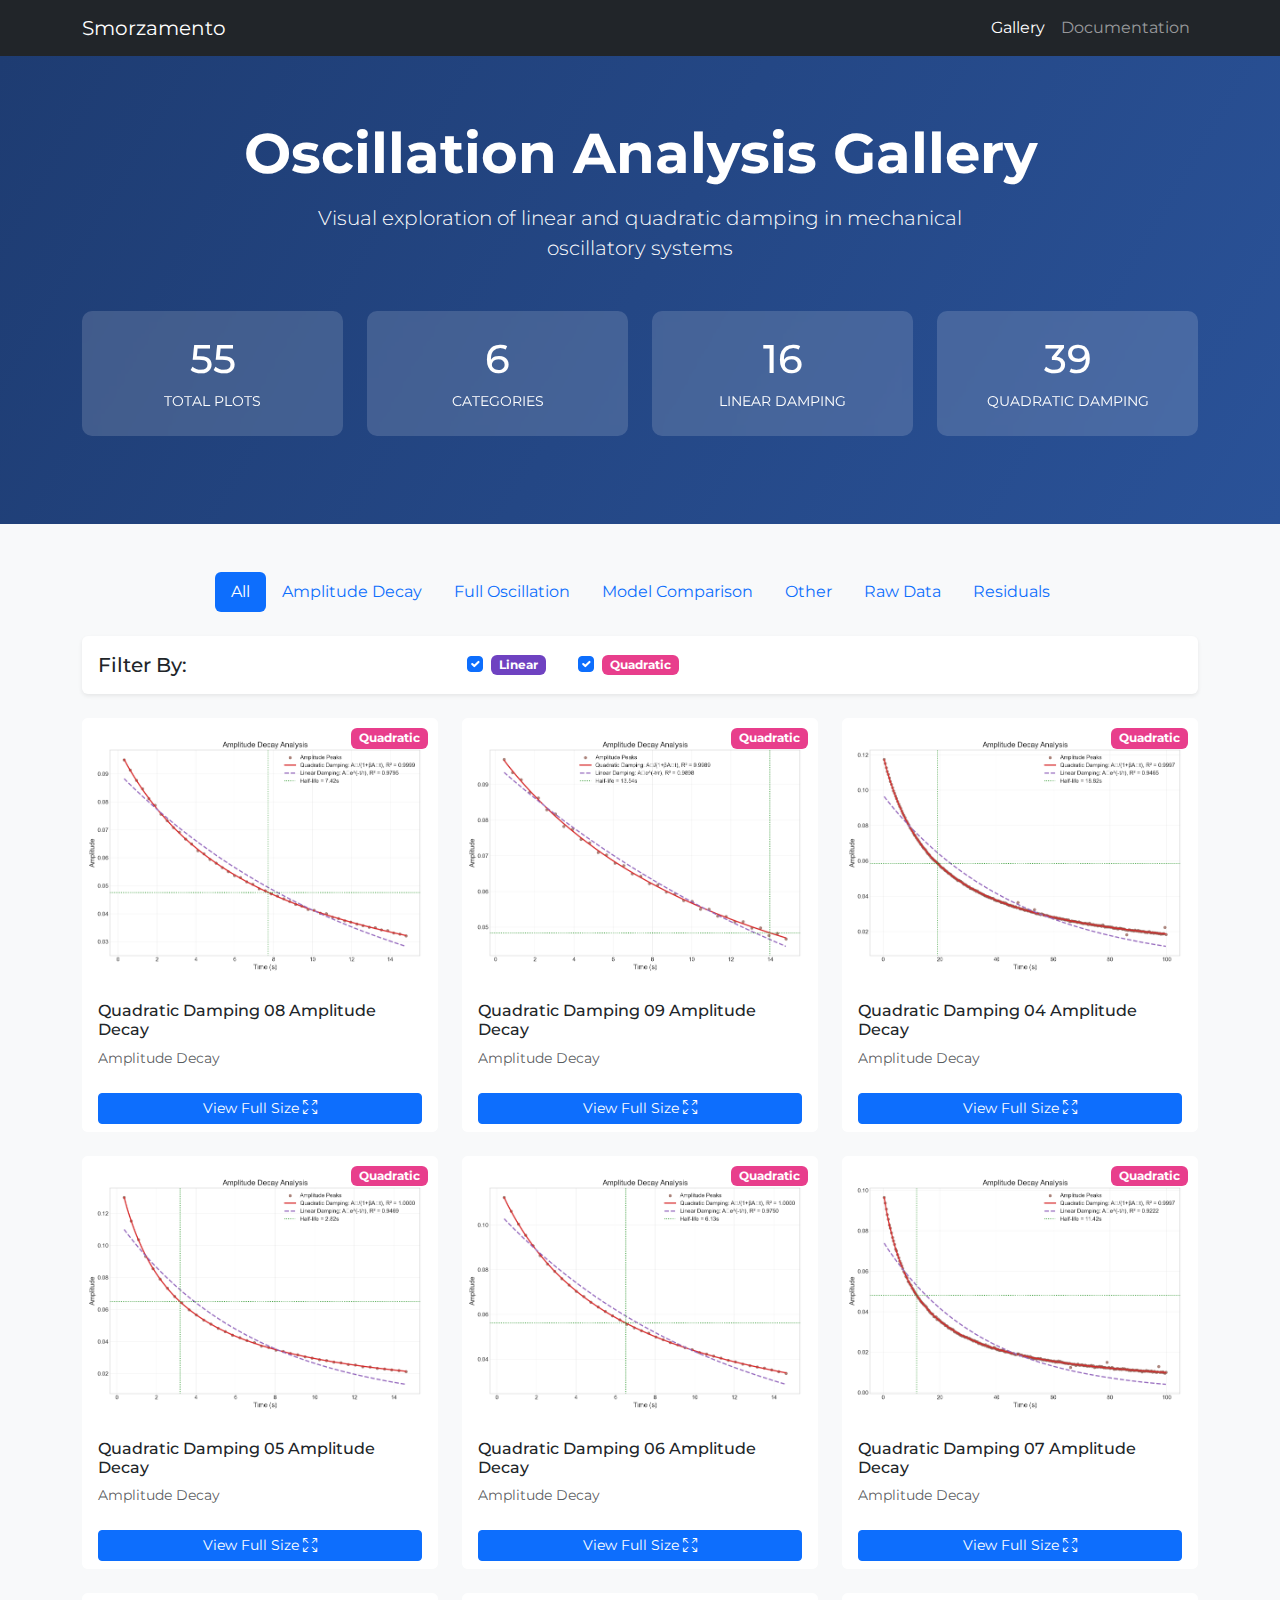
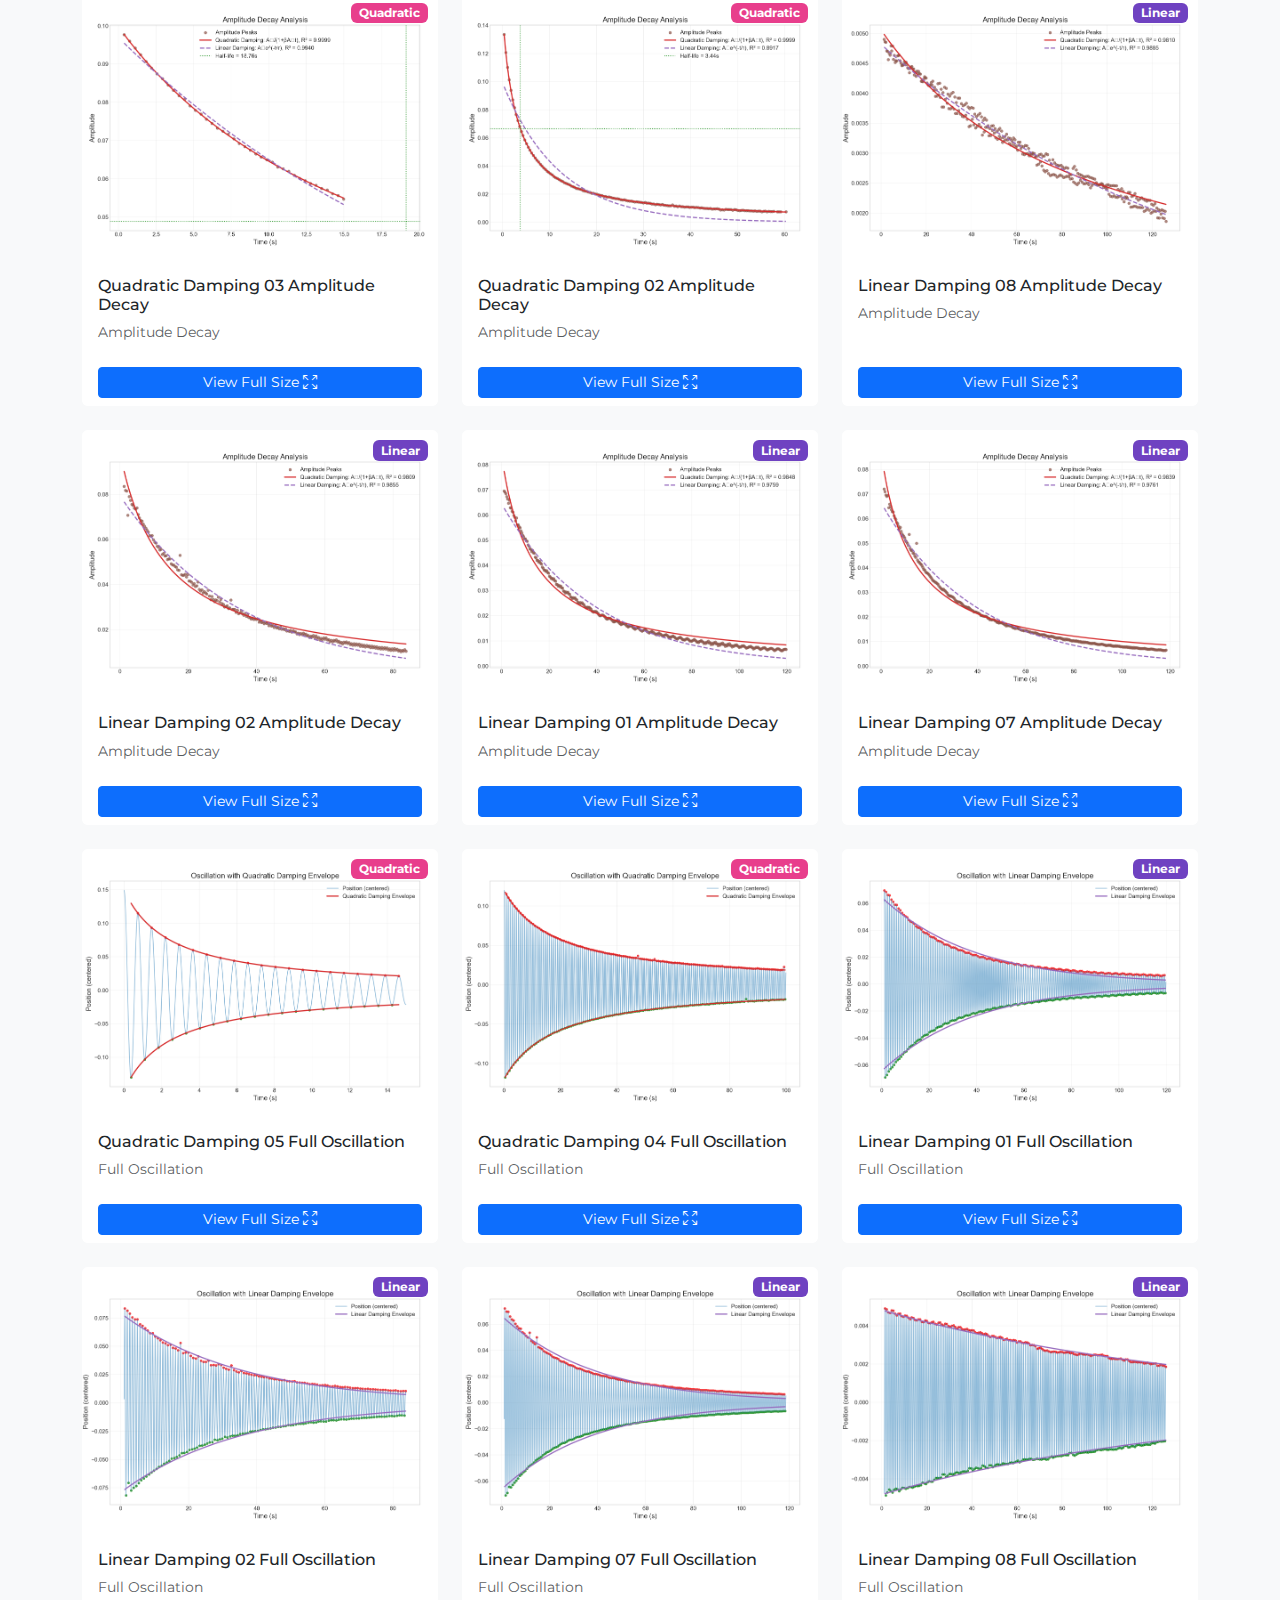
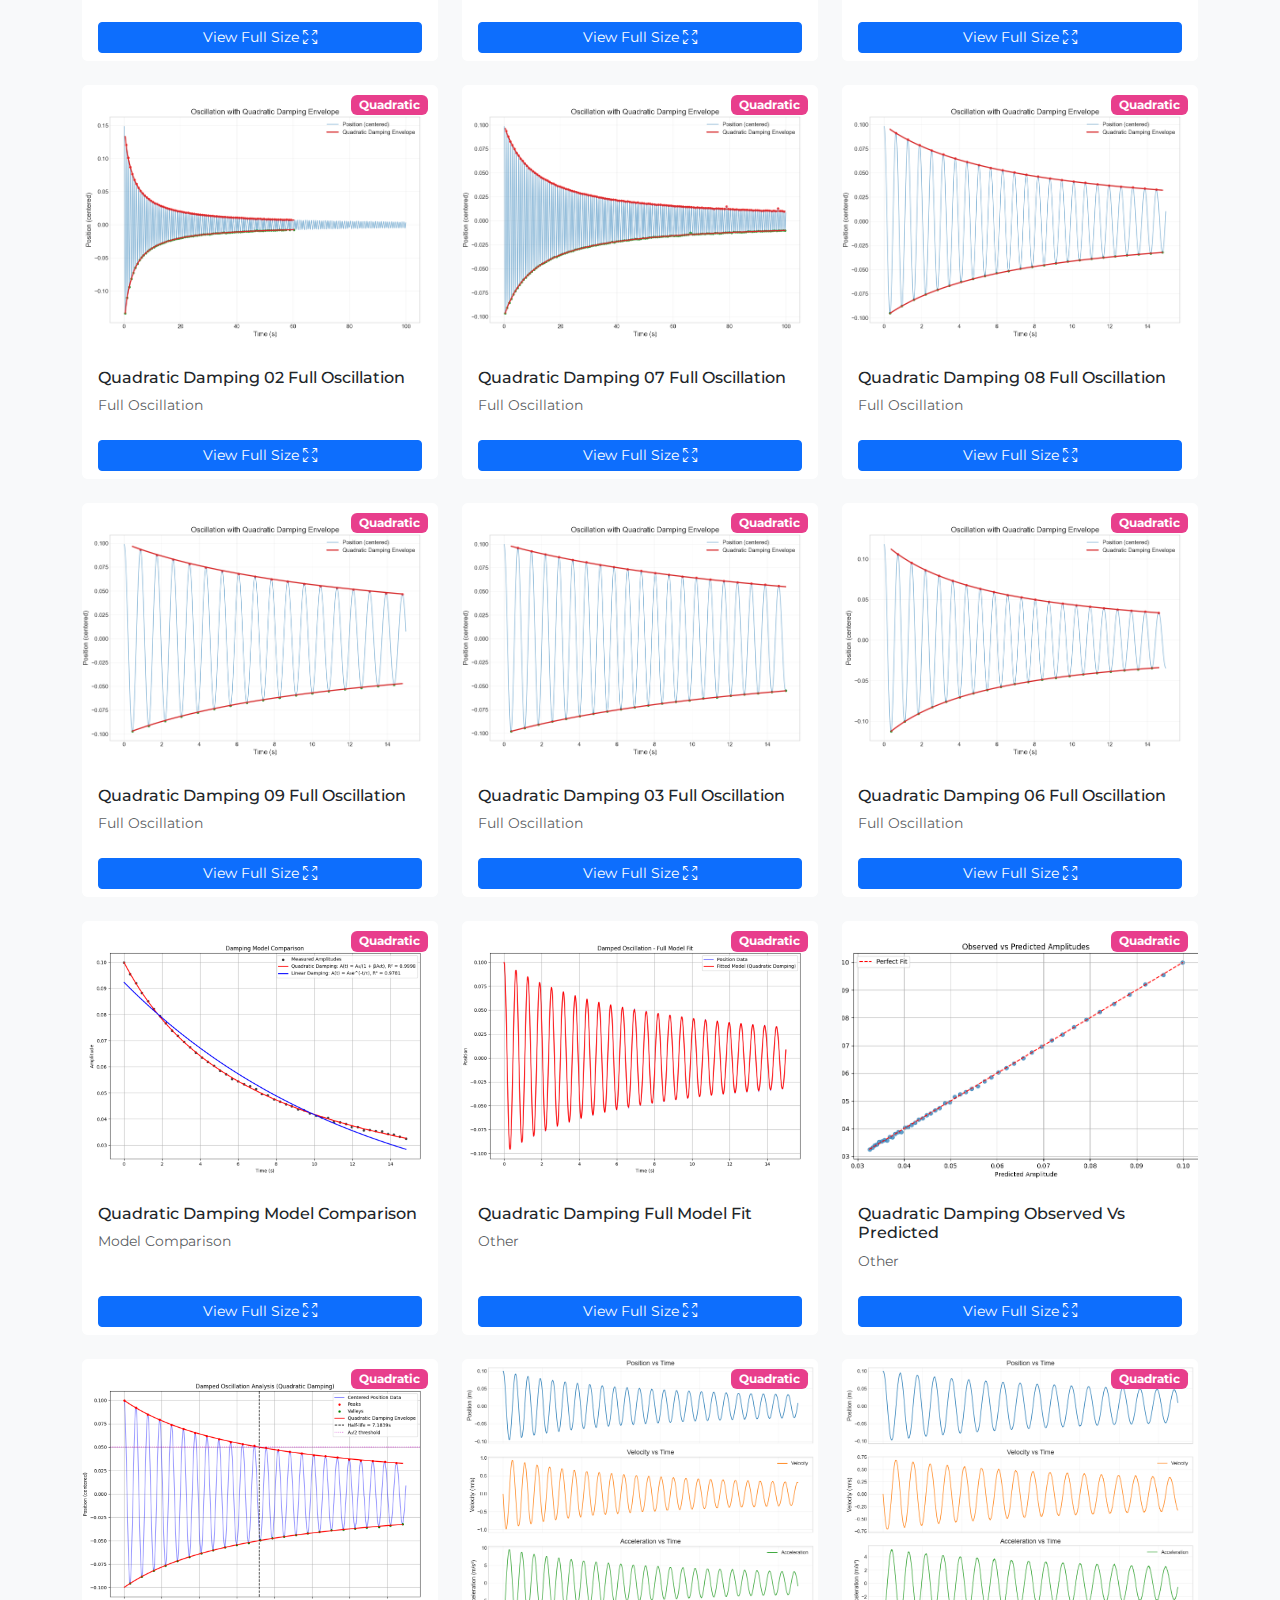
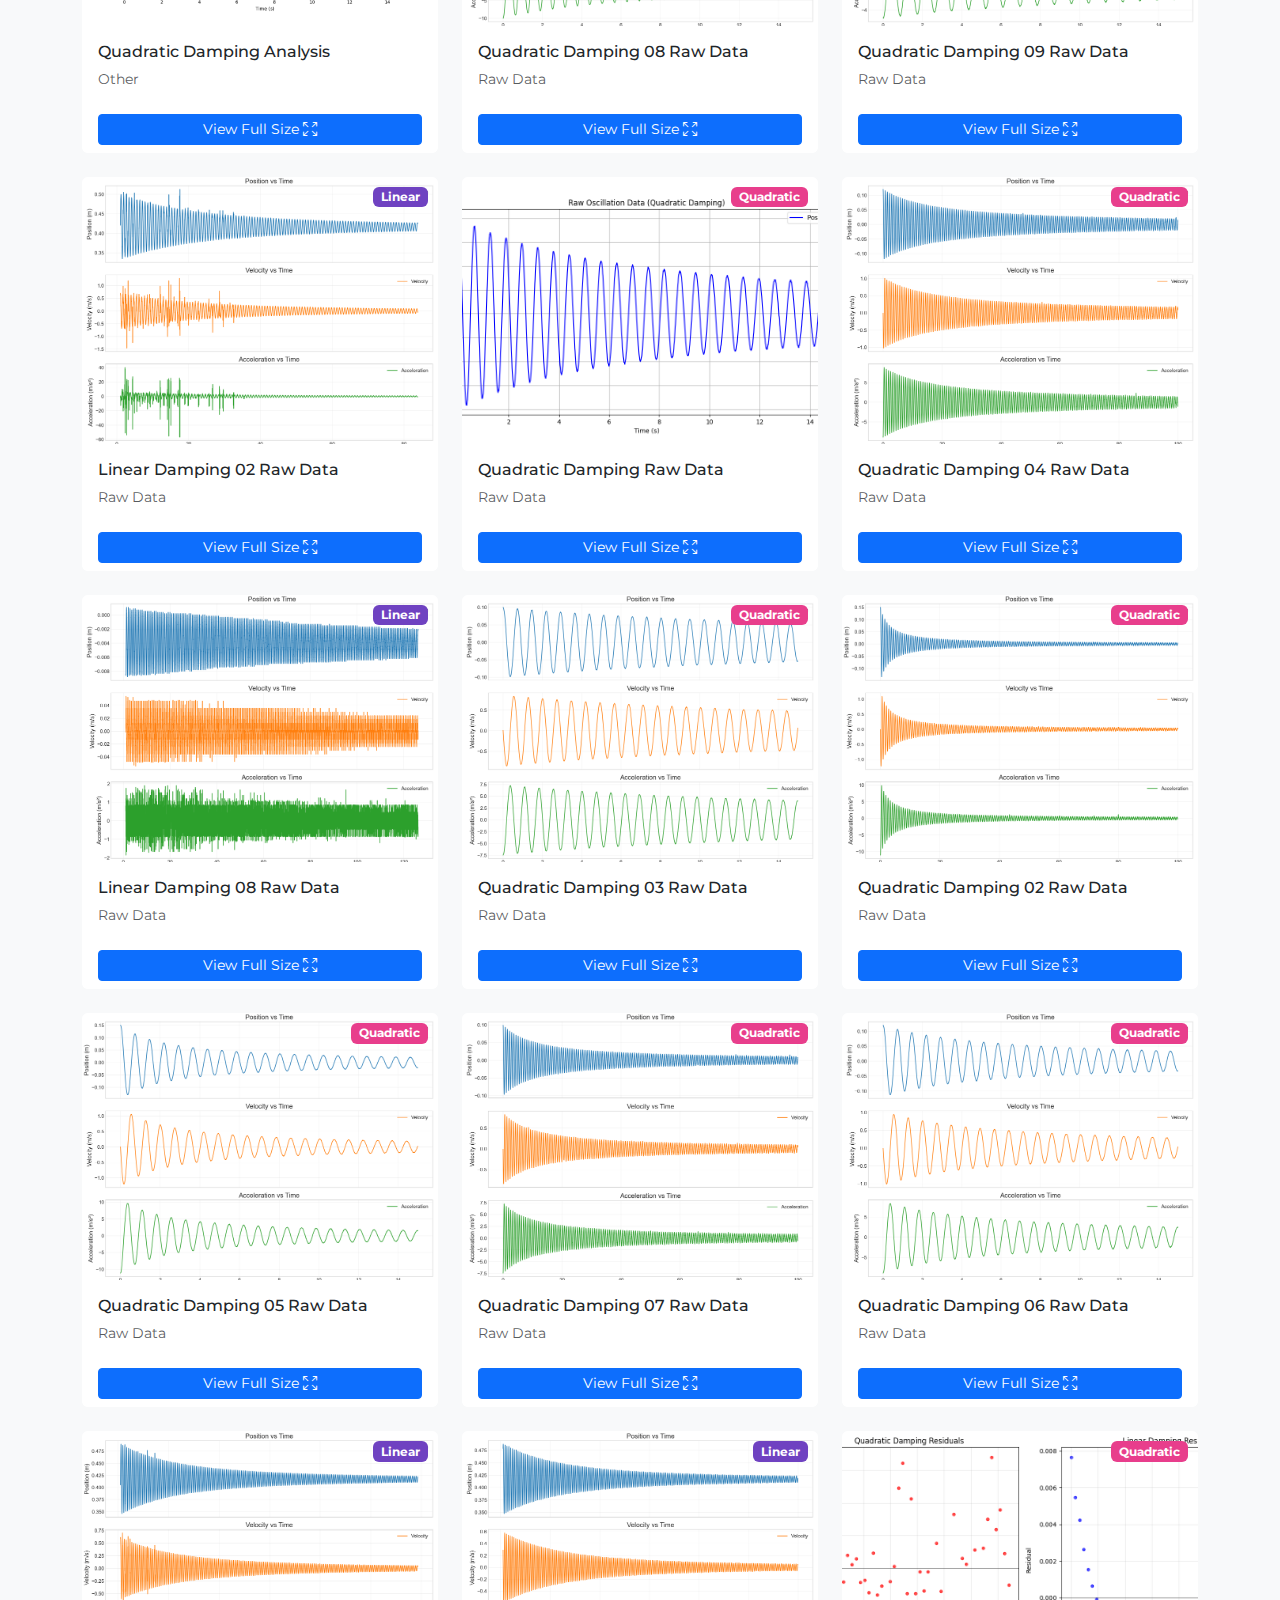
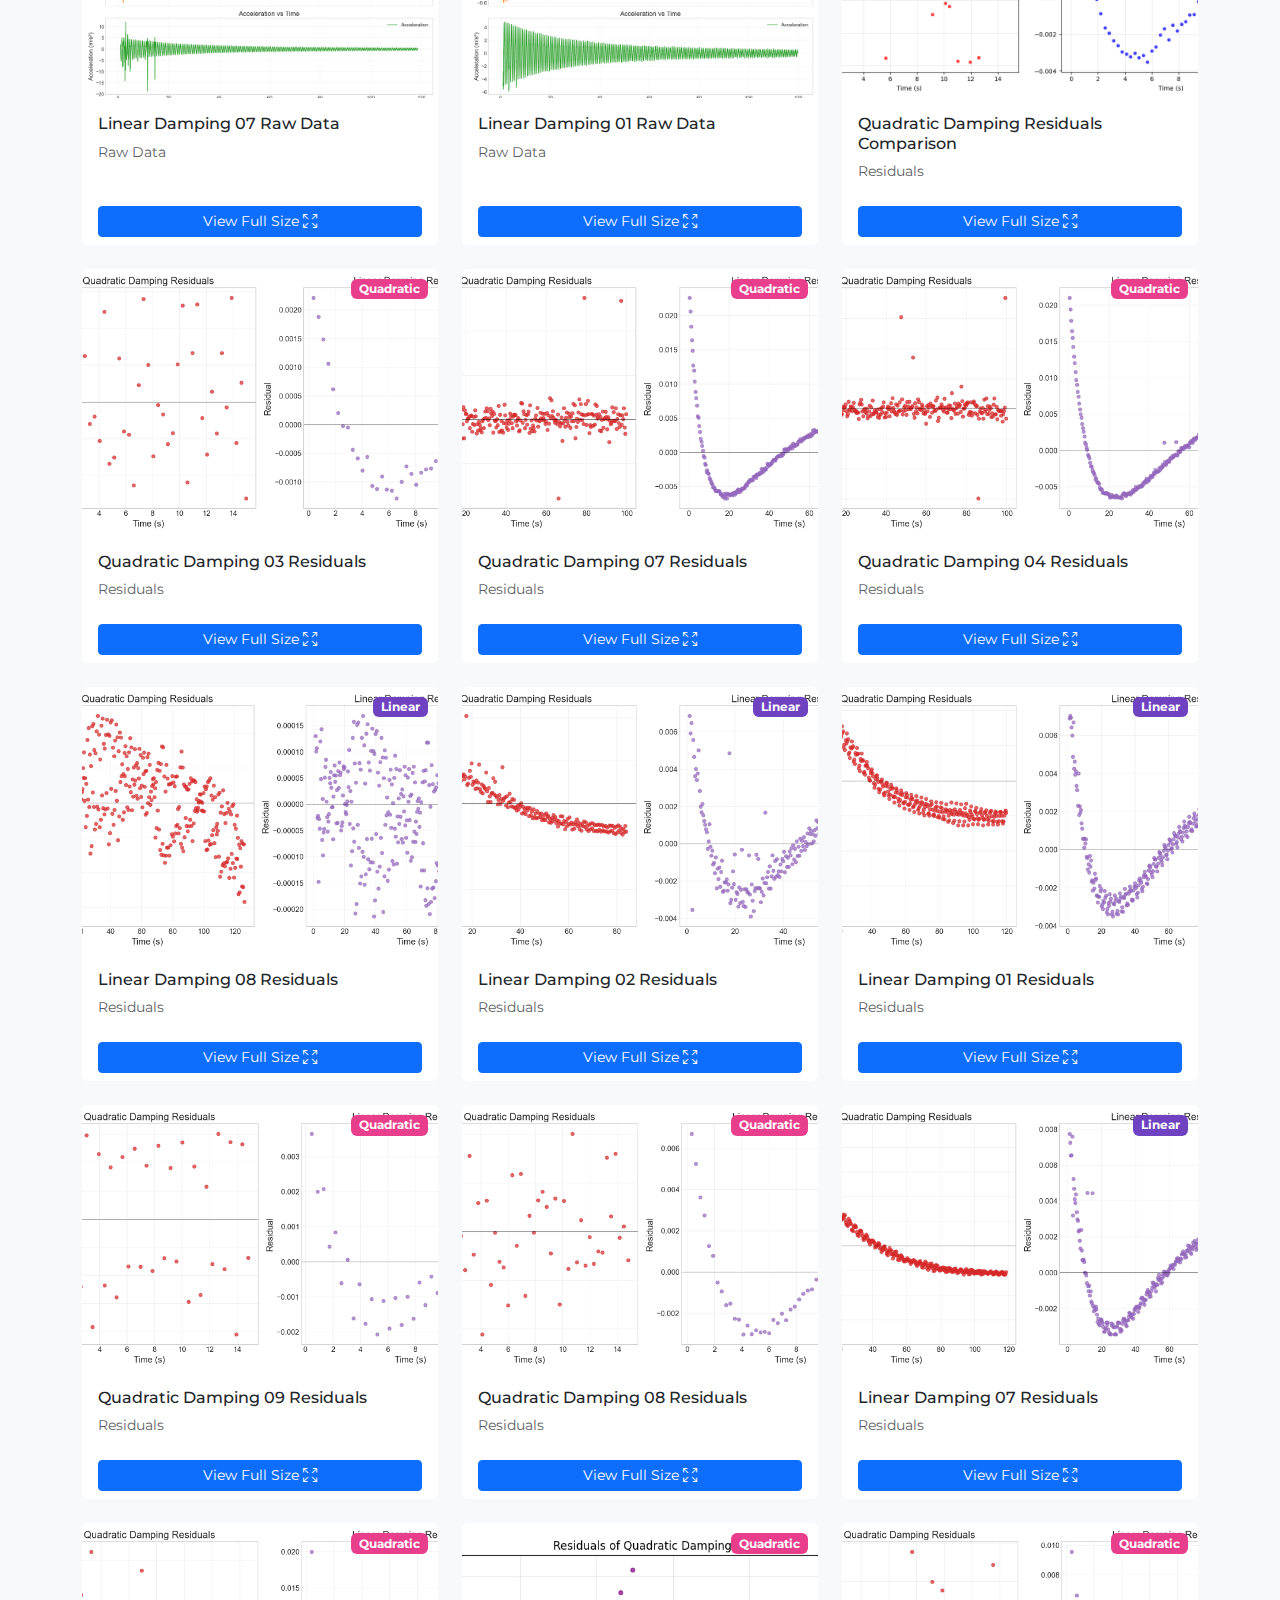
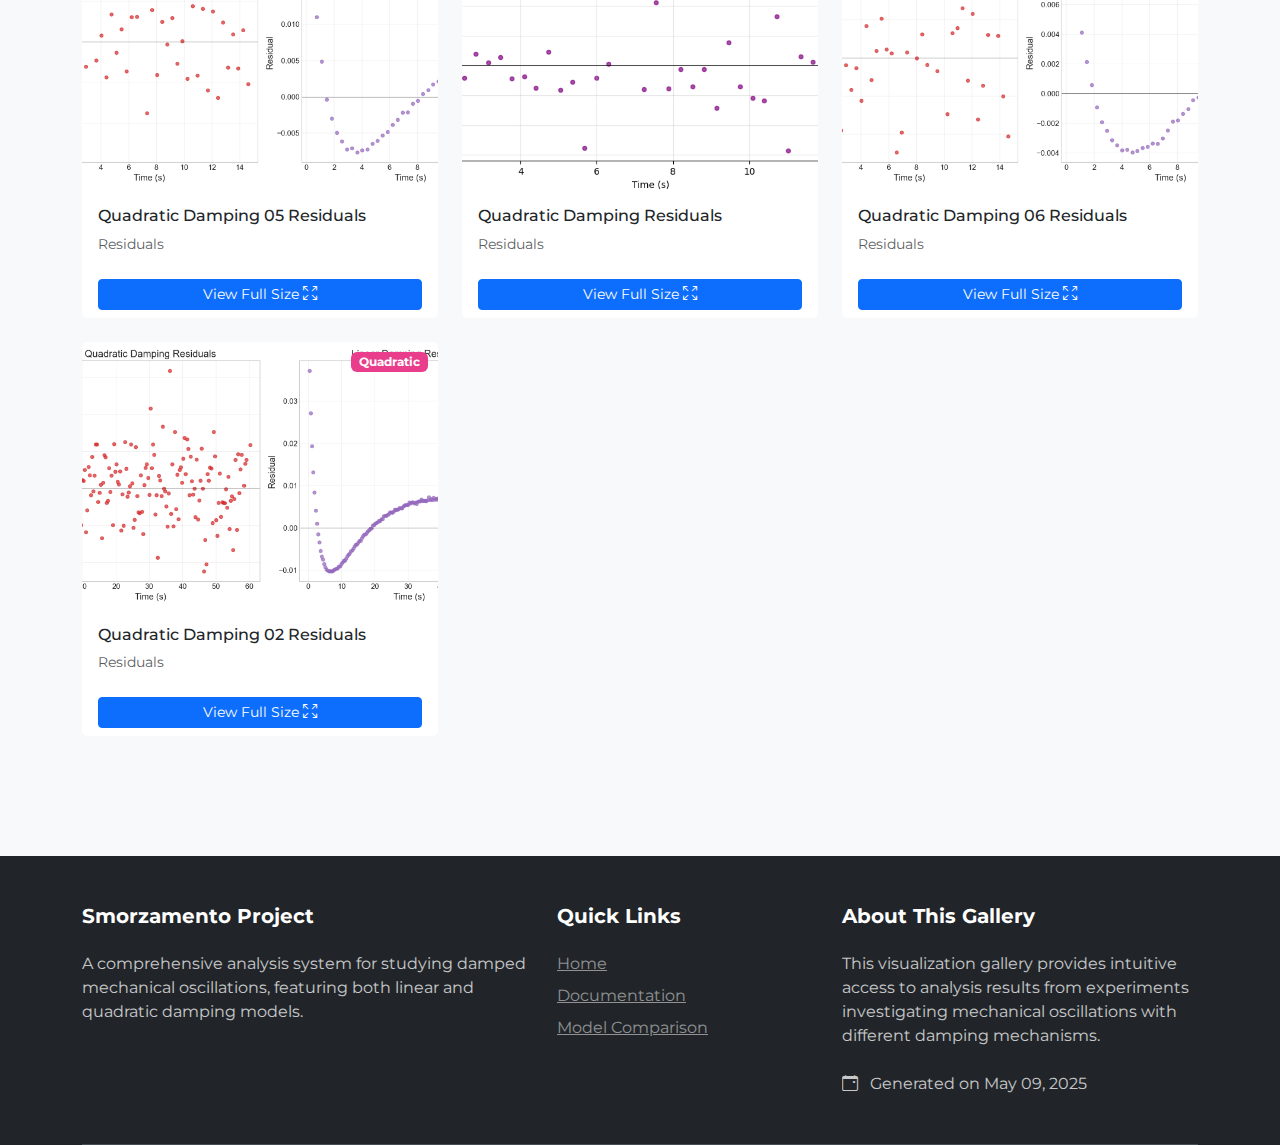
<file: results/gallery.html>
<!DOCTYPE html>
<html>
<head>
    <meta http-equiv="refresh" content="0; url='gallery/index.html'" />
</head>
<body>
    <p>Redirecting to <a href="gallery/index.html">gallery</a>...</p>
</body>
</html>
</file>
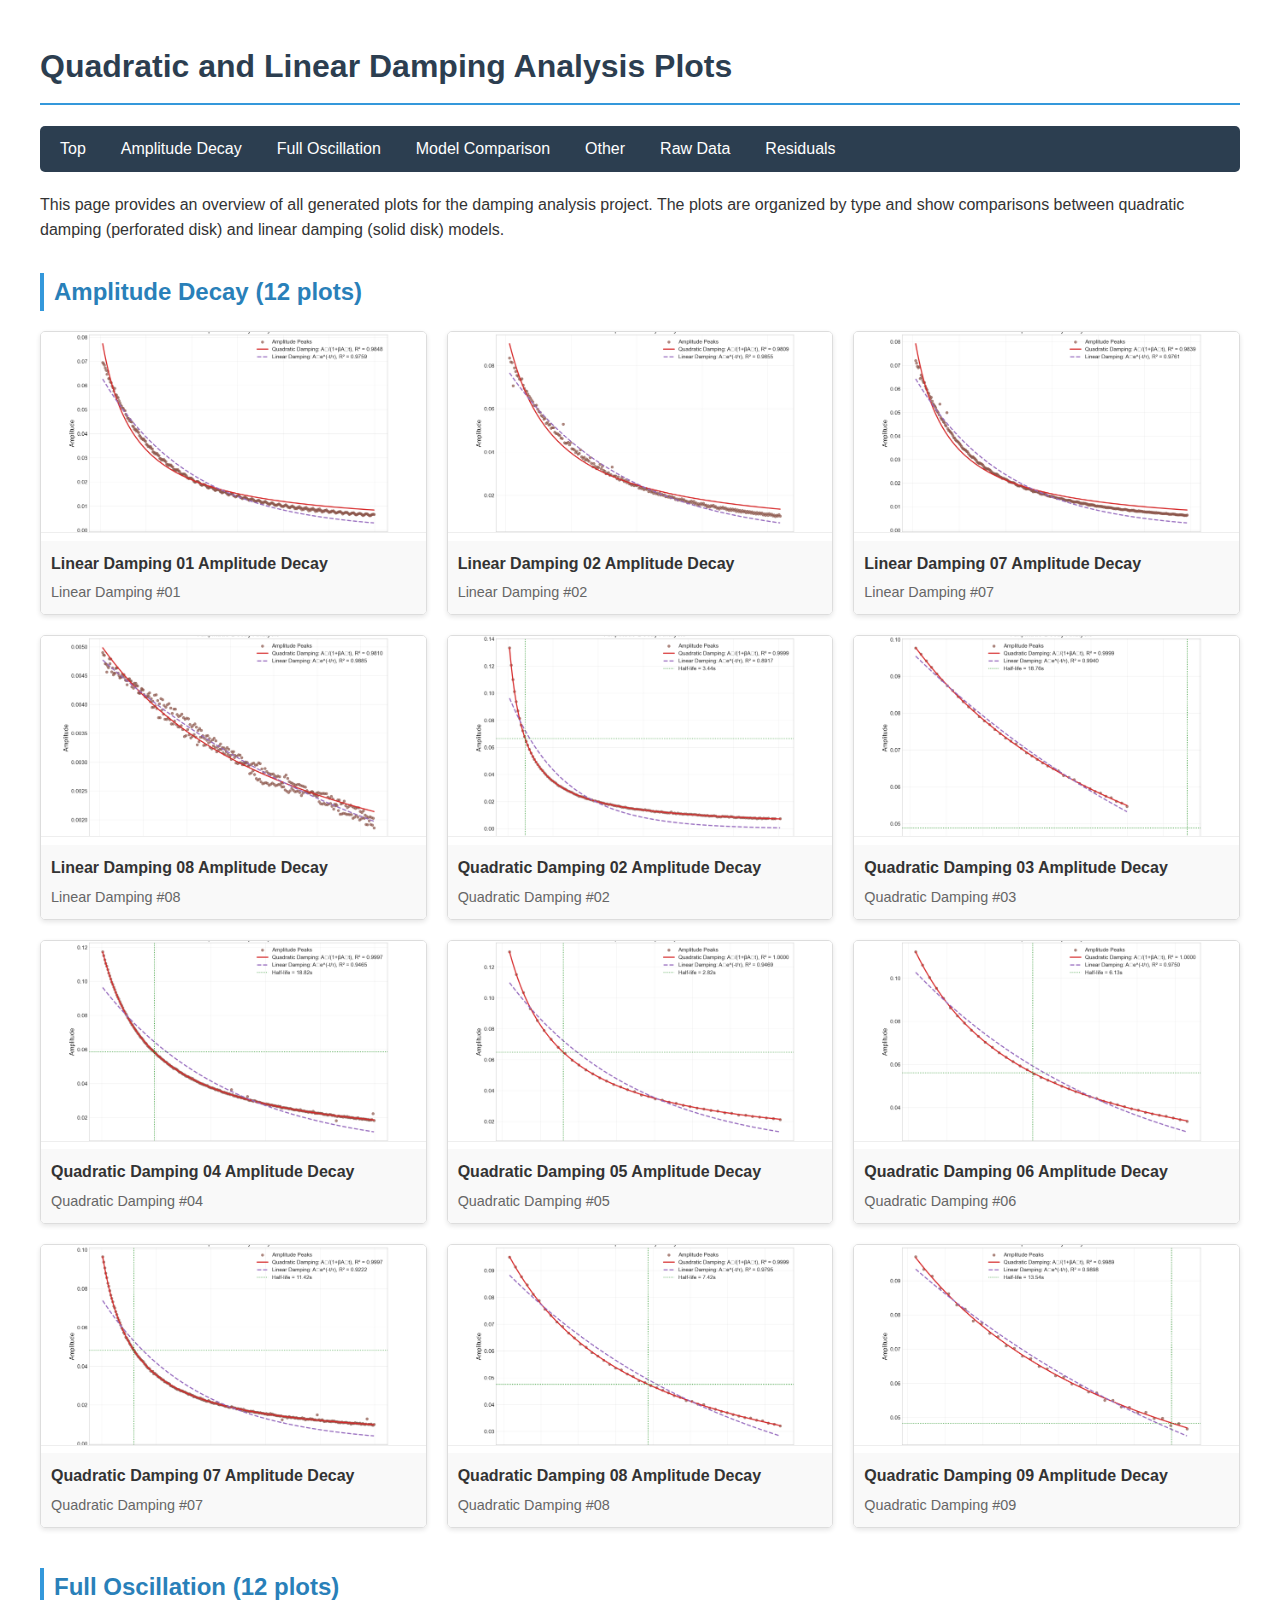
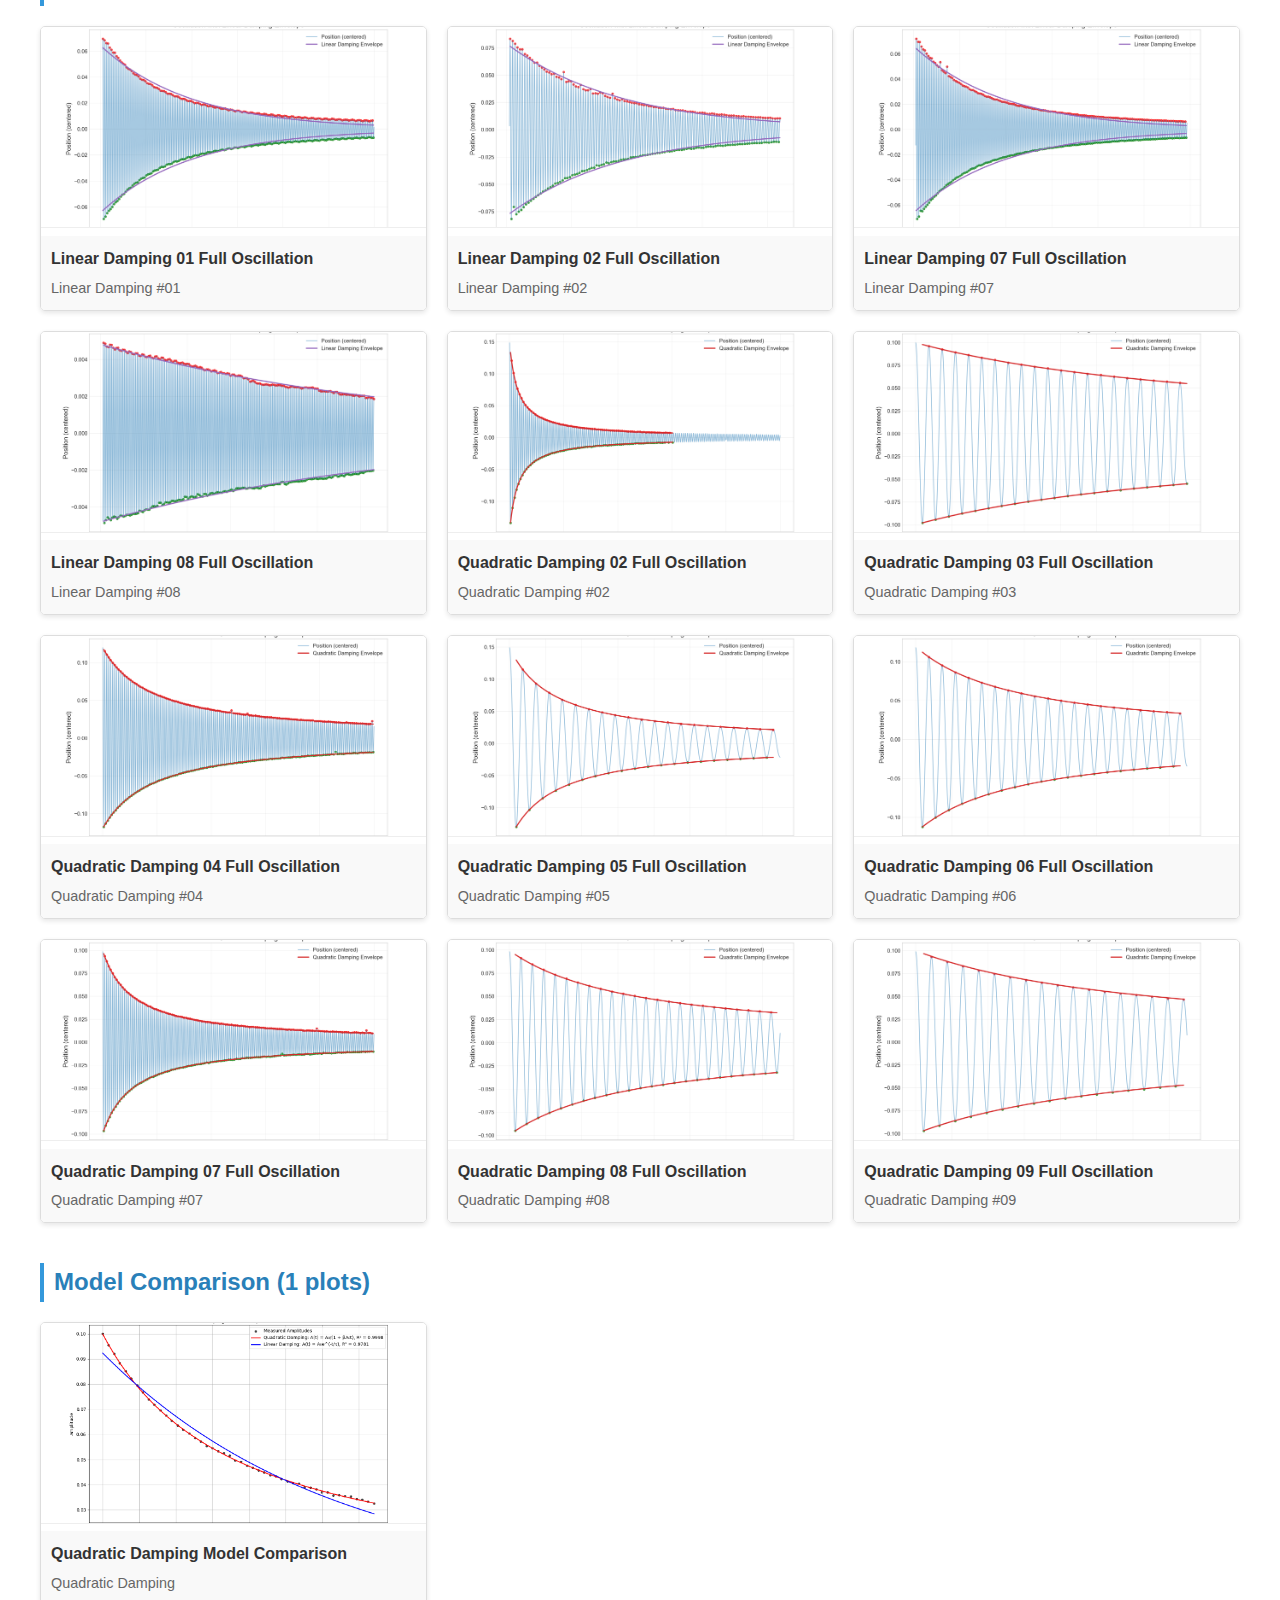
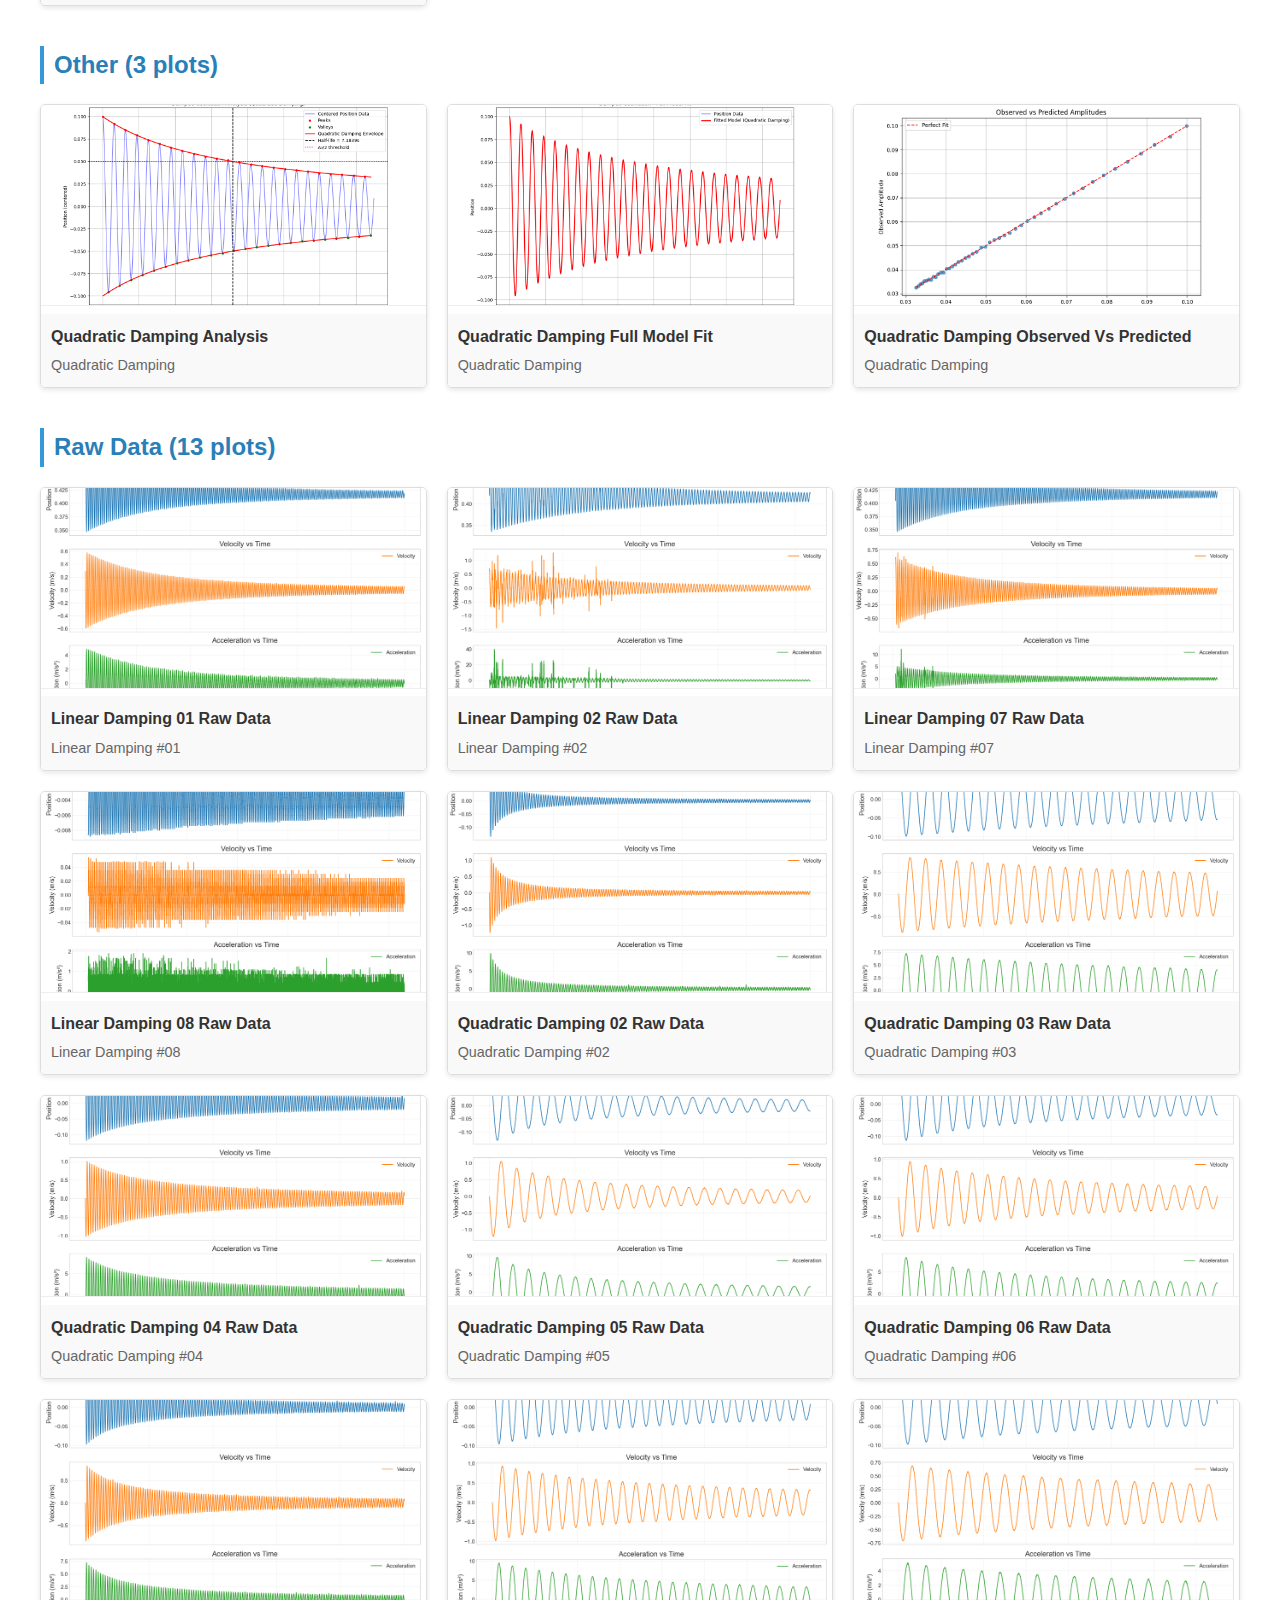
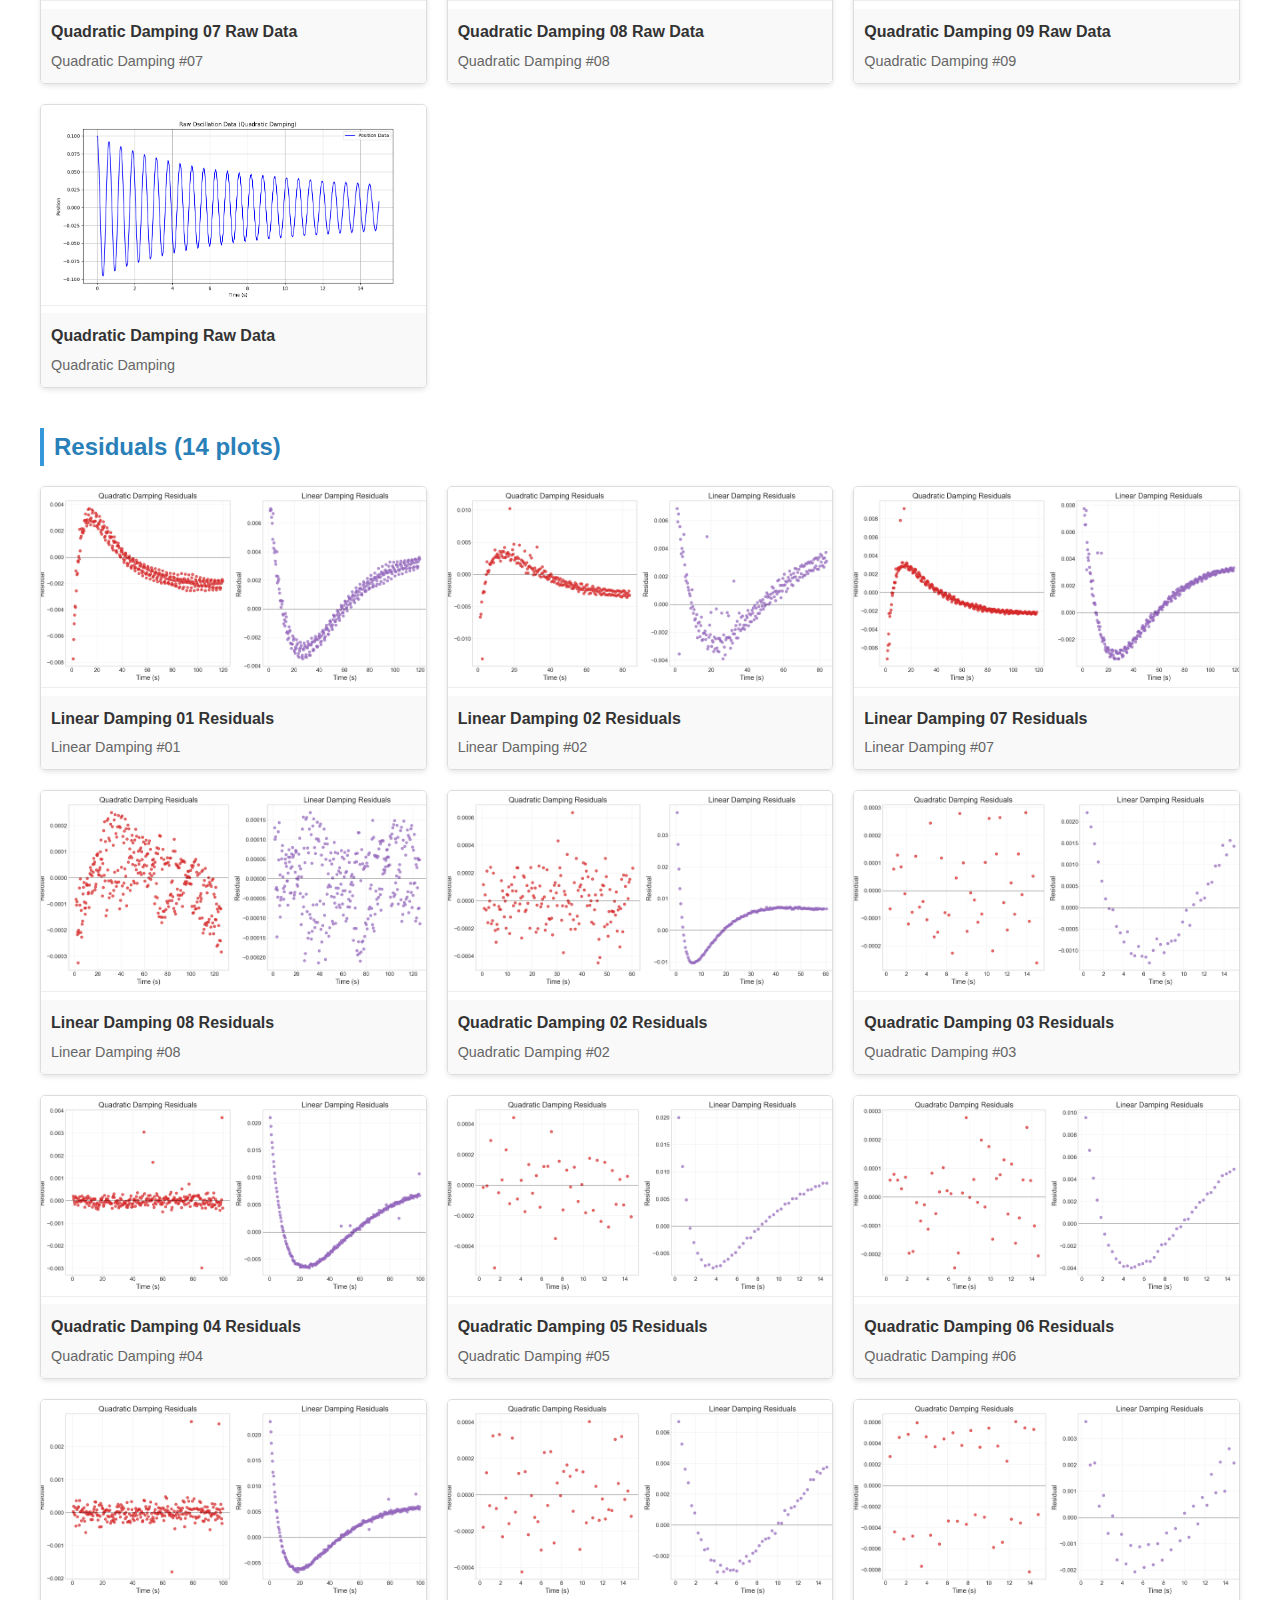
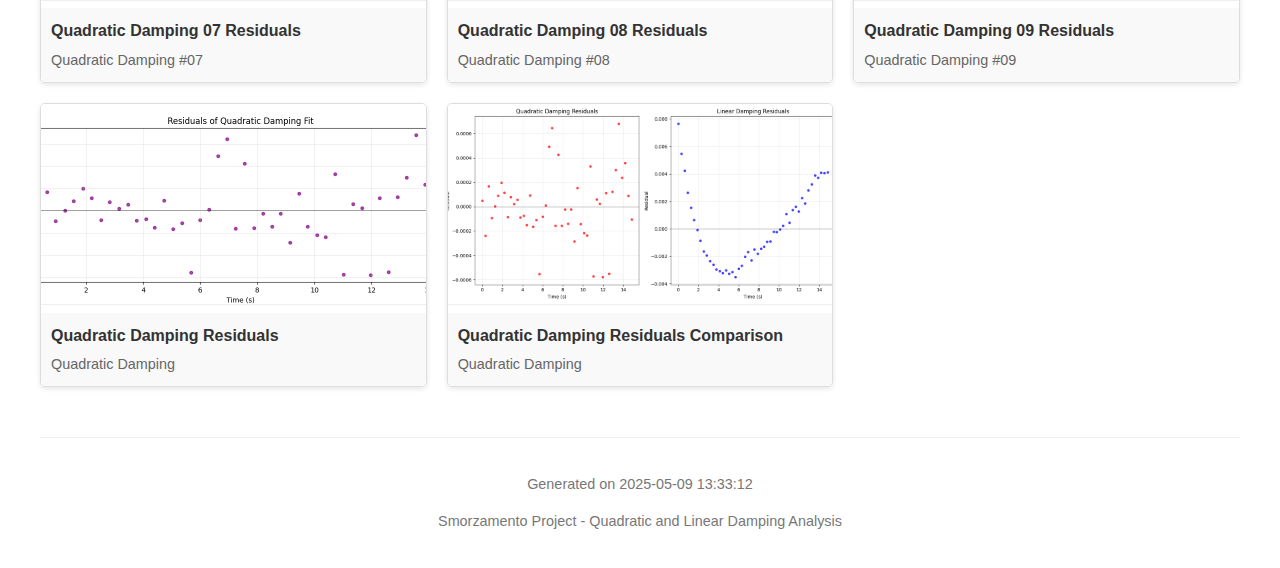
<file: results/plots_index.html>
<!DOCTYPE html>
<html lang="en">
<head>
    <meta charset="UTF-8">
    <meta name="viewport" content="width=device-width, initial-scale=1.0">
    <title>Quadratic and Linear Damping Analysis Plots</title>
    <style>
        body {
            font-family: Arial, sans-serif;
            line-height: 1.6;
            margin: 0;
            padding: 20px;
            color: #333;
            max-width: 1200px;
            margin: 0 auto;
        }
        h1 {
            color: #2c3e50;
            border-bottom: 2px solid #3498db;
            padding-bottom: 10px;
        }
        h2 {
            color: #2980b9;
            margin-top: 30px;
            border-left: 4px solid #3498db;
            padding-left: 10px;
        }
        .category {
            margin-bottom: 40px;
        }
        .plots-container {
            display: grid;
            grid-template-columns: repeat(auto-fill, minmax(300px, 1fr));
            gap: 20px;
        }
        .plot-card {
            border: 1px solid #ddd;
            border-radius: 5px;
            overflow: hidden;
            box-shadow: 0 2px 5px rgba(0,0,0,0.1);
            transition: transform 0.2s;
        }
        .plot-card:hover {
            transform: translateY(-5px);
            box-shadow: 0 5px 15px rgba(0,0,0,0.2);
        }
        .plot-img {
            width: 100%;
            height: 200px;
            object-fit: cover;
            border-bottom: 1px solid #eee;
        }
        .plot-info {
            padding: 10px;
            background-color: #f9f9f9;
        }
        .plot-title {
            font-weight: bold;
            margin-bottom: 5px;
        }
        .plot-desc {
            font-size: 0.9em;
            color: #666;
        }
        a {
            text-decoration: none;
            color: inherit;
        }
        .nav {
            background-color: #2c3e50;
            padding: 10px;
            position: sticky;
            top: 0;
            border-radius: 5px;
            margin-bottom: 20px;
            z-index: 100;
        }
        .nav ul {
            list-style: none;
            display: flex;
            padding: 0;
            margin: 0;
            flex-wrap: wrap;
        }
        .nav li {
            margin-right: 15px;
        }
        .nav a {
            color: white;
            padding: 5px 10px;
            border-radius: 3px;
            transition: background-color 0.2s;
        }
        .nav a:hover {
            background-color: #3498db;
        }
        footer {
            margin-top: 50px;
            text-align: center;
            color: #777;
            font-size: 0.9em;
            border-top: 1px solid #eee;
            padding-top: 20px;
        }
    </style>
</head>
<body>
    <h1>Quadratic and Linear Damping Analysis Plots</h1>
    
    <div class="nav">
        <ul>
            <li><a href="#top">Top</a></li>
            <li><a href="#amplitude_decay">Amplitude Decay</a></li>
            <li><a href="#full_oscillation">Full Oscillation</a></li>
            <li><a href="#model_comparison">Model Comparison</a></li>
            <li><a href="#other">Other</a></li>
            <li><a href="#raw_data">Raw Data</a></li>
            <li><a href="#residuals">Residuals</a></li>
        </ul>
    </div>
    
    <p>
        This page provides an overview of all generated plots for the damping analysis project. 
        The plots are organized by type and show comparisons between quadratic damping (perforated disk)
        and linear damping (solid disk) models.
    </p>

    <div class="category" id="amplitude_decay">
        <h2>Amplitude Decay (12 plots)</h2>
        <div class="plots-container">

            <a href="plots/amplitude_decay/linear_damping_01_amplitude_decay.png" target="_blank" class="plot-card">
                <img src="plots/amplitude_decay/linear_damping_01_amplitude_decay.png" alt="Linear Damping 01 Amplitude Decay" class="plot-img">
                <div class="plot-info">
                    <div class="plot-title">Linear Damping 01 Amplitude Decay</div>
                    <div class="plot-desc">Linear Damping #01</div>
                </div>
            </a>

            <a href="plots/amplitude_decay/linear_damping_02_amplitude_decay.png" target="_blank" class="plot-card">
                <img src="plots/amplitude_decay/linear_damping_02_amplitude_decay.png" alt="Linear Damping 02 Amplitude Decay" class="plot-img">
                <div class="plot-info">
                    <div class="plot-title">Linear Damping 02 Amplitude Decay</div>
                    <div class="plot-desc">Linear Damping #02</div>
                </div>
            </a>

            <a href="plots/amplitude_decay/linear_damping_07_amplitude_decay.png" target="_blank" class="plot-card">
                <img src="plots/amplitude_decay/linear_damping_07_amplitude_decay.png" alt="Linear Damping 07 Amplitude Decay" class="plot-img">
                <div class="plot-info">
                    <div class="plot-title">Linear Damping 07 Amplitude Decay</div>
                    <div class="plot-desc">Linear Damping #07</div>
                </div>
            </a>

            <a href="plots/amplitude_decay/linear_damping_08_amplitude_decay.png" target="_blank" class="plot-card">
                <img src="plots/amplitude_decay/linear_damping_08_amplitude_decay.png" alt="Linear Damping 08 Amplitude Decay" class="plot-img">
                <div class="plot-info">
                    <div class="plot-title">Linear Damping 08 Amplitude Decay</div>
                    <div class="plot-desc">Linear Damping #08</div>
                </div>
            </a>

            <a href="plots/amplitude_decay/quadratic_damping_02_amplitude_decay.png" target="_blank" class="plot-card">
                <img src="plots/amplitude_decay/quadratic_damping_02_amplitude_decay.png" alt="Quadratic Damping 02 Amplitude Decay" class="plot-img">
                <div class="plot-info">
                    <div class="plot-title">Quadratic Damping 02 Amplitude Decay</div>
                    <div class="plot-desc">Quadratic Damping #02</div>
                </div>
            </a>

            <a href="plots/amplitude_decay/quadratic_damping_03_amplitude_decay.png" target="_blank" class="plot-card">
                <img src="plots/amplitude_decay/quadratic_damping_03_amplitude_decay.png" alt="Quadratic Damping 03 Amplitude Decay" class="plot-img">
                <div class="plot-info">
                    <div class="plot-title">Quadratic Damping 03 Amplitude Decay</div>
                    <div class="plot-desc">Quadratic Damping #03</div>
                </div>
            </a>

            <a href="plots/amplitude_decay/quadratic_damping_04_amplitude_decay.png" target="_blank" class="plot-card">
                <img src="plots/amplitude_decay/quadratic_damping_04_amplitude_decay.png" alt="Quadratic Damping 04 Amplitude Decay" class="plot-img">
                <div class="plot-info">
                    <div class="plot-title">Quadratic Damping 04 Amplitude Decay</div>
                    <div class="plot-desc">Quadratic Damping #04</div>
                </div>
            </a>

            <a href="plots/amplitude_decay/quadratic_damping_05_amplitude_decay.png" target="_blank" class="plot-card">
                <img src="plots/amplitude_decay/quadratic_damping_05_amplitude_decay.png" alt="Quadratic Damping 05 Amplitude Decay" class="plot-img">
                <div class="plot-info">
                    <div class="plot-title">Quadratic Damping 05 Amplitude Decay</div>
                    <div class="plot-desc">Quadratic Damping #05</div>
                </div>
            </a>

            <a href="plots/amplitude_decay/quadratic_damping_06_amplitude_decay.png" target="_blank" class="plot-card">
                <img src="plots/amplitude_decay/quadratic_damping_06_amplitude_decay.png" alt="Quadratic Damping 06 Amplitude Decay" class="plot-img">
                <div class="plot-info">
                    <div class="plot-title">Quadratic Damping 06 Amplitude Decay</div>
                    <div class="plot-desc">Quadratic Damping #06</div>
                </div>
            </a>

            <a href="plots/amplitude_decay/quadratic_damping_07_amplitude_decay.png" target="_blank" class="plot-card">
                <img src="plots/amplitude_decay/quadratic_damping_07_amplitude_decay.png" alt="Quadratic Damping 07 Amplitude Decay" class="plot-img">
                <div class="plot-info">
                    <div class="plot-title">Quadratic Damping 07 Amplitude Decay</div>
                    <div class="plot-desc">Quadratic Damping #07</div>
                </div>
            </a>

            <a href="plots/amplitude_decay/quadratic_damping_08_amplitude_decay.png" target="_blank" class="plot-card">
                <img src="plots/amplitude_decay/quadratic_damping_08_amplitude_decay.png" alt="Quadratic Damping 08 Amplitude Decay" class="plot-img">
                <div class="plot-info">
                    <div class="plot-title">Quadratic Damping 08 Amplitude Decay</div>
                    <div class="plot-desc">Quadratic Damping #08</div>
                </div>
            </a>

            <a href="plots/amplitude_decay/quadratic_damping_09_amplitude_decay.png" target="_blank" class="plot-card">
                <img src="plots/amplitude_decay/quadratic_damping_09_amplitude_decay.png" alt="Quadratic Damping 09 Amplitude Decay" class="plot-img">
                <div class="plot-info">
                    <div class="plot-title">Quadratic Damping 09 Amplitude Decay</div>
                    <div class="plot-desc">Quadratic Damping #09</div>
                </div>
            </a>
        </div>
    </div>

    <div class="category" id="full_oscillation">
        <h2>Full Oscillation (12 plots)</h2>
        <div class="plots-container">

            <a href="plots/full_oscillation/linear_damping_01_full_oscillation.png" target="_blank" class="plot-card">
                <img src="plots/full_oscillation/linear_damping_01_full_oscillation.png" alt="Linear Damping 01 Full Oscillation" class="plot-img">
                <div class="plot-info">
                    <div class="plot-title">Linear Damping 01 Full Oscillation</div>
                    <div class="plot-desc">Linear Damping #01</div>
                </div>
            </a>

            <a href="plots/full_oscillation/linear_damping_02_full_oscillation.png" target="_blank" class="plot-card">
                <img src="plots/full_oscillation/linear_damping_02_full_oscillation.png" alt="Linear Damping 02 Full Oscillation" class="plot-img">
                <div class="plot-info">
                    <div class="plot-title">Linear Damping 02 Full Oscillation</div>
                    <div class="plot-desc">Linear Damping #02</div>
                </div>
            </a>

            <a href="plots/full_oscillation/linear_damping_07_full_oscillation.png" target="_blank" class="plot-card">
                <img src="plots/full_oscillation/linear_damping_07_full_oscillation.png" alt="Linear Damping 07 Full Oscillation" class="plot-img">
                <div class="plot-info">
                    <div class="plot-title">Linear Damping 07 Full Oscillation</div>
                    <div class="plot-desc">Linear Damping #07</div>
                </div>
            </a>

            <a href="plots/full_oscillation/linear_damping_08_full_oscillation.png" target="_blank" class="plot-card">
                <img src="plots/full_oscillation/linear_damping_08_full_oscillation.png" alt="Linear Damping 08 Full Oscillation" class="plot-img">
                <div class="plot-info">
                    <div class="plot-title">Linear Damping 08 Full Oscillation</div>
                    <div class="plot-desc">Linear Damping #08</div>
                </div>
            </a>

            <a href="plots/full_oscillation/quadratic_damping_02_full_oscillation.png" target="_blank" class="plot-card">
                <img src="plots/full_oscillation/quadratic_damping_02_full_oscillation.png" alt="Quadratic Damping 02 Full Oscillation" class="plot-img">
                <div class="plot-info">
                    <div class="plot-title">Quadratic Damping 02 Full Oscillation</div>
                    <div class="plot-desc">Quadratic Damping #02</div>
                </div>
            </a>

            <a href="plots/full_oscillation/quadratic_damping_03_full_oscillation.png" target="_blank" class="plot-card">
                <img src="plots/full_oscillation/quadratic_damping_03_full_oscillation.png" alt="Quadratic Damping 03 Full Oscillation" class="plot-img">
                <div class="plot-info">
                    <div class="plot-title">Quadratic Damping 03 Full Oscillation</div>
                    <div class="plot-desc">Quadratic Damping #03</div>
                </div>
            </a>

            <a href="plots/full_oscillation/quadratic_damping_04_full_oscillation.png" target="_blank" class="plot-card">
                <img src="plots/full_oscillation/quadratic_damping_04_full_oscillation.png" alt="Quadratic Damping 04 Full Oscillation" class="plot-img">
                <div class="plot-info">
                    <div class="plot-title">Quadratic Damping 04 Full Oscillation</div>
                    <div class="plot-desc">Quadratic Damping #04</div>
                </div>
            </a>

            <a href="plots/full_oscillation/quadratic_damping_05_full_oscillation.png" target="_blank" class="plot-card">
                <img src="plots/full_oscillation/quadratic_damping_05_full_oscillation.png" alt="Quadratic Damping 05 Full Oscillation" class="plot-img">
                <div class="plot-info">
                    <div class="plot-title">Quadratic Damping 05 Full Oscillation</div>
                    <div class="plot-desc">Quadratic Damping #05</div>
                </div>
            </a>

            <a href="plots/full_oscillation/quadratic_damping_06_full_oscillation.png" target="_blank" class="plot-card">
                <img src="plots/full_oscillation/quadratic_damping_06_full_oscillation.png" alt="Quadratic Damping 06 Full Oscillation" class="plot-img">
                <div class="plot-info">
                    <div class="plot-title">Quadratic Damping 06 Full Oscillation</div>
                    <div class="plot-desc">Quadratic Damping #06</div>
                </div>
            </a>

            <a href="plots/full_oscillation/quadratic_damping_07_full_oscillation.png" target="_blank" class="plot-card">
                <img src="plots/full_oscillation/quadratic_damping_07_full_oscillation.png" alt="Quadratic Damping 07 Full Oscillation" class="plot-img">
                <div class="plot-info">
                    <div class="plot-title">Quadratic Damping 07 Full Oscillation</div>
                    <div class="plot-desc">Quadratic Damping #07</div>
                </div>
            </a>

            <a href="plots/full_oscillation/quadratic_damping_08_full_oscillation.png" target="_blank" class="plot-card">
                <img src="plots/full_oscillation/quadratic_damping_08_full_oscillation.png" alt="Quadratic Damping 08 Full Oscillation" class="plot-img">
                <div class="plot-info">
                    <div class="plot-title">Quadratic Damping 08 Full Oscillation</div>
                    <div class="plot-desc">Quadratic Damping #08</div>
                </div>
            </a>

            <a href="plots/full_oscillation/quadratic_damping_09_full_oscillation.png" target="_blank" class="plot-card">
                <img src="plots/full_oscillation/quadratic_damping_09_full_oscillation.png" alt="Quadratic Damping 09 Full Oscillation" class="plot-img">
                <div class="plot-info">
                    <div class="plot-title">Quadratic Damping 09 Full Oscillation</div>
                    <div class="plot-desc">Quadratic Damping #09</div>
                </div>
            </a>
        </div>
    </div>

    <div class="category" id="model_comparison">
        <h2>Model Comparison (1 plots)</h2>
        <div class="plots-container">

            <a href="plots/model_comparison/quadratic_damping_model_comparison.png" target="_blank" class="plot-card">
                <img src="plots/model_comparison/quadratic_damping_model_comparison.png" alt="Quadratic Damping Model Comparison" class="plot-img">
                <div class="plot-info">
                    <div class="plot-title">Quadratic Damping Model Comparison</div>
                    <div class="plot-desc">Quadratic Damping</div>
                </div>
            </a>
        </div>
    </div>

    <div class="category" id="other">
        <h2>Other (3 plots)</h2>
        <div class="plots-container">

            <a href="plots/other/quadratic_damping_analysis.png" target="_blank" class="plot-card">
                <img src="plots/other/quadratic_damping_analysis.png" alt="Quadratic Damping Analysis" class="plot-img">
                <div class="plot-info">
                    <div class="plot-title">Quadratic Damping Analysis</div>
                    <div class="plot-desc">Quadratic Damping</div>
                </div>
            </a>

            <a href="plots/other/quadratic_damping_full_model_fit.png" target="_blank" class="plot-card">
                <img src="plots/other/quadratic_damping_full_model_fit.png" alt="Quadratic Damping Full Model Fit" class="plot-img">
                <div class="plot-info">
                    <div class="plot-title">Quadratic Damping Full Model Fit</div>
                    <div class="plot-desc">Quadratic Damping</div>
                </div>
            </a>

            <a href="plots/other/quadratic_damping_observed_vs_predicted.png" target="_blank" class="plot-card">
                <img src="plots/other/quadratic_damping_observed_vs_predicted.png" alt="Quadratic Damping Observed Vs Predicted" class="plot-img">
                <div class="plot-info">
                    <div class="plot-title">Quadratic Damping Observed Vs Predicted</div>
                    <div class="plot-desc">Quadratic Damping</div>
                </div>
            </a>
        </div>
    </div>

    <div class="category" id="raw_data">
        <h2>Raw Data (13 plots)</h2>
        <div class="plots-container">

            <a href="plots/raw_data/linear_damping_01_raw_data.png" target="_blank" class="plot-card">
                <img src="plots/raw_data/linear_damping_01_raw_data.png" alt="Linear Damping 01 Raw Data" class="plot-img">
                <div class="plot-info">
                    <div class="plot-title">Linear Damping 01 Raw Data</div>
                    <div class="plot-desc">Linear Damping #01</div>
                </div>
            </a>

            <a href="plots/raw_data/linear_damping_02_raw_data.png" target="_blank" class="plot-card">
                <img src="plots/raw_data/linear_damping_02_raw_data.png" alt="Linear Damping 02 Raw Data" class="plot-img">
                <div class="plot-info">
                    <div class="plot-title">Linear Damping 02 Raw Data</div>
                    <div class="plot-desc">Linear Damping #02</div>
                </div>
            </a>

            <a href="plots/raw_data/linear_damping_07_raw_data.png" target="_blank" class="plot-card">
                <img src="plots/raw_data/linear_damping_07_raw_data.png" alt="Linear Damping 07 Raw Data" class="plot-img">
                <div class="plot-info">
                    <div class="plot-title">Linear Damping 07 Raw Data</div>
                    <div class="plot-desc">Linear Damping #07</div>
                </div>
            </a>

            <a href="plots/raw_data/linear_damping_08_raw_data.png" target="_blank" class="plot-card">
                <img src="plots/raw_data/linear_damping_08_raw_data.png" alt="Linear Damping 08 Raw Data" class="plot-img">
                <div class="plot-info">
                    <div class="plot-title">Linear Damping 08 Raw Data</div>
                    <div class="plot-desc">Linear Damping #08</div>
                </div>
            </a>

            <a href="plots/raw_data/quadratic_damping_02_raw_data.png" target="_blank" class="plot-card">
                <img src="plots/raw_data/quadratic_damping_02_raw_data.png" alt="Quadratic Damping 02 Raw Data" class="plot-img">
                <div class="plot-info">
                    <div class="plot-title">Quadratic Damping 02 Raw Data</div>
                    <div class="plot-desc">Quadratic Damping #02</div>
                </div>
            </a>

            <a href="plots/raw_data/quadratic_damping_03_raw_data.png" target="_blank" class="plot-card">
                <img src="plots/raw_data/quadratic_damping_03_raw_data.png" alt="Quadratic Damping 03 Raw Data" class="plot-img">
                <div class="plot-info">
                    <div class="plot-title">Quadratic Damping 03 Raw Data</div>
                    <div class="plot-desc">Quadratic Damping #03</div>
                </div>
            </a>

            <a href="plots/raw_data/quadratic_damping_04_raw_data.png" target="_blank" class="plot-card">
                <img src="plots/raw_data/quadratic_damping_04_raw_data.png" alt="Quadratic Damping 04 Raw Data" class="plot-img">
                <div class="plot-info">
                    <div class="plot-title">Quadratic Damping 04 Raw Data</div>
                    <div class="plot-desc">Quadratic Damping #04</div>
                </div>
            </a>

            <a href="plots/raw_data/quadratic_damping_05_raw_data.png" target="_blank" class="plot-card">
                <img src="plots/raw_data/quadratic_damping_05_raw_data.png" alt="Quadratic Damping 05 Raw Data" class="plot-img">
                <div class="plot-info">
                    <div class="plot-title">Quadratic Damping 05 Raw Data</div>
                    <div class="plot-desc">Quadratic Damping #05</div>
                </div>
            </a>

            <a href="plots/raw_data/quadratic_damping_06_raw_data.png" target="_blank" class="plot-card">
                <img src="plots/raw_data/quadratic_damping_06_raw_data.png" alt="Quadratic Damping 06 Raw Data" class="plot-img">
                <div class="plot-info">
                    <div class="plot-title">Quadratic Damping 06 Raw Data</div>
                    <div class="plot-desc">Quadratic Damping #06</div>
                </div>
            </a>

            <a href="plots/raw_data/quadratic_damping_07_raw_data.png" target="_blank" class="plot-card">
                <img src="plots/raw_data/quadratic_damping_07_raw_data.png" alt="Quadratic Damping 07 Raw Data" class="plot-img">
                <div class="plot-info">
                    <div class="plot-title">Quadratic Damping 07 Raw Data</div>
                    <div class="plot-desc">Quadratic Damping #07</div>
                </div>
            </a>

            <a href="plots/raw_data/quadratic_damping_08_raw_data.png" target="_blank" class="plot-card">
                <img src="plots/raw_data/quadratic_damping_08_raw_data.png" alt="Quadratic Damping 08 Raw Data" class="plot-img">
                <div class="plot-info">
                    <div class="plot-title">Quadratic Damping 08 Raw Data</div>
                    <div class="plot-desc">Quadratic Damping #08</div>
                </div>
            </a>

            <a href="plots/raw_data/quadratic_damping_09_raw_data.png" target="_blank" class="plot-card">
                <img src="plots/raw_data/quadratic_damping_09_raw_data.png" alt="Quadratic Damping 09 Raw Data" class="plot-img">
                <div class="plot-info">
                    <div class="plot-title">Quadratic Damping 09 Raw Data</div>
                    <div class="plot-desc">Quadratic Damping #09</div>
                </div>
            </a>

            <a href="plots/raw_data/quadratic_damping_raw_data.png" target="_blank" class="plot-card">
                <img src="plots/raw_data/quadratic_damping_raw_data.png" alt="Quadratic Damping Raw Data" class="plot-img">
                <div class="plot-info">
                    <div class="plot-title">Quadratic Damping Raw Data</div>
                    <div class="plot-desc">Quadratic Damping</div>
                </div>
            </a>
        </div>
    </div>

    <div class="category" id="residuals">
        <h2>Residuals (14 plots)</h2>
        <div class="plots-container">

            <a href="plots/residuals/linear_damping_01_residuals.png" target="_blank" class="plot-card">
                <img src="plots/residuals/linear_damping_01_residuals.png" alt="Linear Damping 01 Residuals" class="plot-img">
                <div class="plot-info">
                    <div class="plot-title">Linear Damping 01 Residuals</div>
                    <div class="plot-desc">Linear Damping #01</div>
                </div>
            </a>

            <a href="plots/residuals/linear_damping_02_residuals.png" target="_blank" class="plot-card">
                <img src="plots/residuals/linear_damping_02_residuals.png" alt="Linear Damping 02 Residuals" class="plot-img">
                <div class="plot-info">
                    <div class="plot-title">Linear Damping 02 Residuals</div>
                    <div class="plot-desc">Linear Damping #02</div>
                </div>
            </a>

            <a href="plots/residuals/linear_damping_07_residuals.png" target="_blank" class="plot-card">
                <img src="plots/residuals/linear_damping_07_residuals.png" alt="Linear Damping 07 Residuals" class="plot-img">
                <div class="plot-info">
                    <div class="plot-title">Linear Damping 07 Residuals</div>
                    <div class="plot-desc">Linear Damping #07</div>
                </div>
            </a>

            <a href="plots/residuals/linear_damping_08_residuals.png" target="_blank" class="plot-card">
                <img src="plots/residuals/linear_damping_08_residuals.png" alt="Linear Damping 08 Residuals" class="plot-img">
                <div class="plot-info">
                    <div class="plot-title">Linear Damping 08 Residuals</div>
                    <div class="plot-desc">Linear Damping #08</div>
                </div>
            </a>

            <a href="plots/residuals/quadratic_damping_02_residuals.png" target="_blank" class="plot-card">
                <img src="plots/residuals/quadratic_damping_02_residuals.png" alt="Quadratic Damping 02 Residuals" class="plot-img">
                <div class="plot-info">
                    <div class="plot-title">Quadratic Damping 02 Residuals</div>
                    <div class="plot-desc">Quadratic Damping #02</div>
                </div>
            </a>

            <a href="plots/residuals/quadratic_damping_03_residuals.png" target="_blank" class="plot-card">
                <img src="plots/residuals/quadratic_damping_03_residuals.png" alt="Quadratic Damping 03 Residuals" class="plot-img">
                <div class="plot-info">
                    <div class="plot-title">Quadratic Damping 03 Residuals</div>
                    <div class="plot-desc">Quadratic Damping #03</div>
                </div>
            </a>

            <a href="plots/residuals/quadratic_damping_04_residuals.png" target="_blank" class="plot-card">
                <img src="plots/residuals/quadratic_damping_04_residuals.png" alt="Quadratic Damping 04 Residuals" class="plot-img">
                <div class="plot-info">
                    <div class="plot-title">Quadratic Damping 04 Residuals</div>
                    <div class="plot-desc">Quadratic Damping #04</div>
                </div>
            </a>

            <a href="plots/residuals/quadratic_damping_05_residuals.png" target="_blank" class="plot-card">
                <img src="plots/residuals/quadratic_damping_05_residuals.png" alt="Quadratic Damping 05 Residuals" class="plot-img">
                <div class="plot-info">
                    <div class="plot-title">Quadratic Damping 05 Residuals</div>
                    <div class="plot-desc">Quadratic Damping #05</div>
                </div>
            </a>

            <a href="plots/residuals/quadratic_damping_06_residuals.png" target="_blank" class="plot-card">
                <img src="plots/residuals/quadratic_damping_06_residuals.png" alt="Quadratic Damping 06 Residuals" class="plot-img">
                <div class="plot-info">
                    <div class="plot-title">Quadratic Damping 06 Residuals</div>
                    <div class="plot-desc">Quadratic Damping #06</div>
                </div>
            </a>

            <a href="plots/residuals/quadratic_damping_07_residuals.png" target="_blank" class="plot-card">
                <img src="plots/residuals/quadratic_damping_07_residuals.png" alt="Quadratic Damping 07 Residuals" class="plot-img">
                <div class="plot-info">
                    <div class="plot-title">Quadratic Damping 07 Residuals</div>
                    <div class="plot-desc">Quadratic Damping #07</div>
                </div>
            </a>

            <a href="plots/residuals/quadratic_damping_08_residuals.png" target="_blank" class="plot-card">
                <img src="plots/residuals/quadratic_damping_08_residuals.png" alt="Quadratic Damping 08 Residuals" class="plot-img">
                <div class="plot-info">
                    <div class="plot-title">Quadratic Damping 08 Residuals</div>
                    <div class="plot-desc">Quadratic Damping #08</div>
                </div>
            </a>

            <a href="plots/residuals/quadratic_damping_09_residuals.png" target="_blank" class="plot-card">
                <img src="plots/residuals/quadratic_damping_09_residuals.png" alt="Quadratic Damping 09 Residuals" class="plot-img">
                <div class="plot-info">
                    <div class="plot-title">Quadratic Damping 09 Residuals</div>
                    <div class="plot-desc">Quadratic Damping #09</div>
                </div>
            </a>

            <a href="plots/residuals/quadratic_damping_residuals.png" target="_blank" class="plot-card">
                <img src="plots/residuals/quadratic_damping_residuals.png" alt="Quadratic Damping Residuals" class="plot-img">
                <div class="plot-info">
                    <div class="plot-title">Quadratic Damping Residuals</div>
                    <div class="plot-desc">Quadratic Damping</div>
                </div>
            </a>

            <a href="plots/residuals/quadratic_damping_residuals_comparison.png" target="_blank" class="plot-card">
                <img src="plots/residuals/quadratic_damping_residuals_comparison.png" alt="Quadratic Damping Residuals Comparison" class="plot-img">
                <div class="plot-info">
                    <div class="plot-title">Quadratic Damping Residuals Comparison</div>
                    <div class="plot-desc">Quadratic Damping</div>
                </div>
            </a>
        </div>
    </div>

    <footer>
        <p>Generated on 2025-05-09 13:33:12</p>
        <p>Smorzamento Project - Quadratic and Linear Damping Analysis</p>
    </footer>
</body>
</html>
</file>
<file: results/gallery/css/gallery.css>
body {
    font-family: 'Montserrat', sans-serif;
    background-color: #f8f9fa;
}
.hero-section {
    background: linear-gradient(120deg, #1e3c72, #2a5298);
    color: white;
    padding: 4rem 0;
}
.hero-title {
    font-weight: 700;
}
.hero-subtitle {
    font-weight: 300;
}
.stats-card {
    background-color: rgba(255, 255, 255, 0.15);
    border-radius: 10px;
    padding: 1.5rem;
    transition: transform 0.3s;
    backdrop-filter: blur(5px);
}
.stats-card:hover {
    transform: translateY(-5px);
}
.category-section {
    background: white;
    border-radius: 10px;
    box-shadow: 0 3px 15px rgba(0,0,0,0.05);
    margin-bottom: 2rem;
}
.plot-card {
    height: 100%;
    transition: transform 0.3s, box-shadow 0.3s;
    border: none;
    overflow: hidden;
}
.plot-card:hover {
    transform: translateY(-5px);
    box-shadow: 0 10px 20px rgba(0,0,0,0.1);
}
.plot-img-container {
    position: relative;
    overflow: hidden;
    padding-top: 75%;
}
.plot-img {
    position: absolute;
    top: 0;
    left: 0;
    width: 100%;
    height: 100%;
    object-fit: cover;
    transition: transform 0.3s;
}
.plot-card:hover .plot-img {
    transform: scale(1.05);
}
.plot-badge {
    position: absolute;
    top: 10px;
    right: 10px;
}
.linear-badge {
    background-color: #6f42c1;
}
.quadratic-badge {
    background-color: #e83e8c;
}
footer {
    background: #212529;
    color: white;
    padding: 3rem 0;
    margin-top: 3rem;
}
</file>
